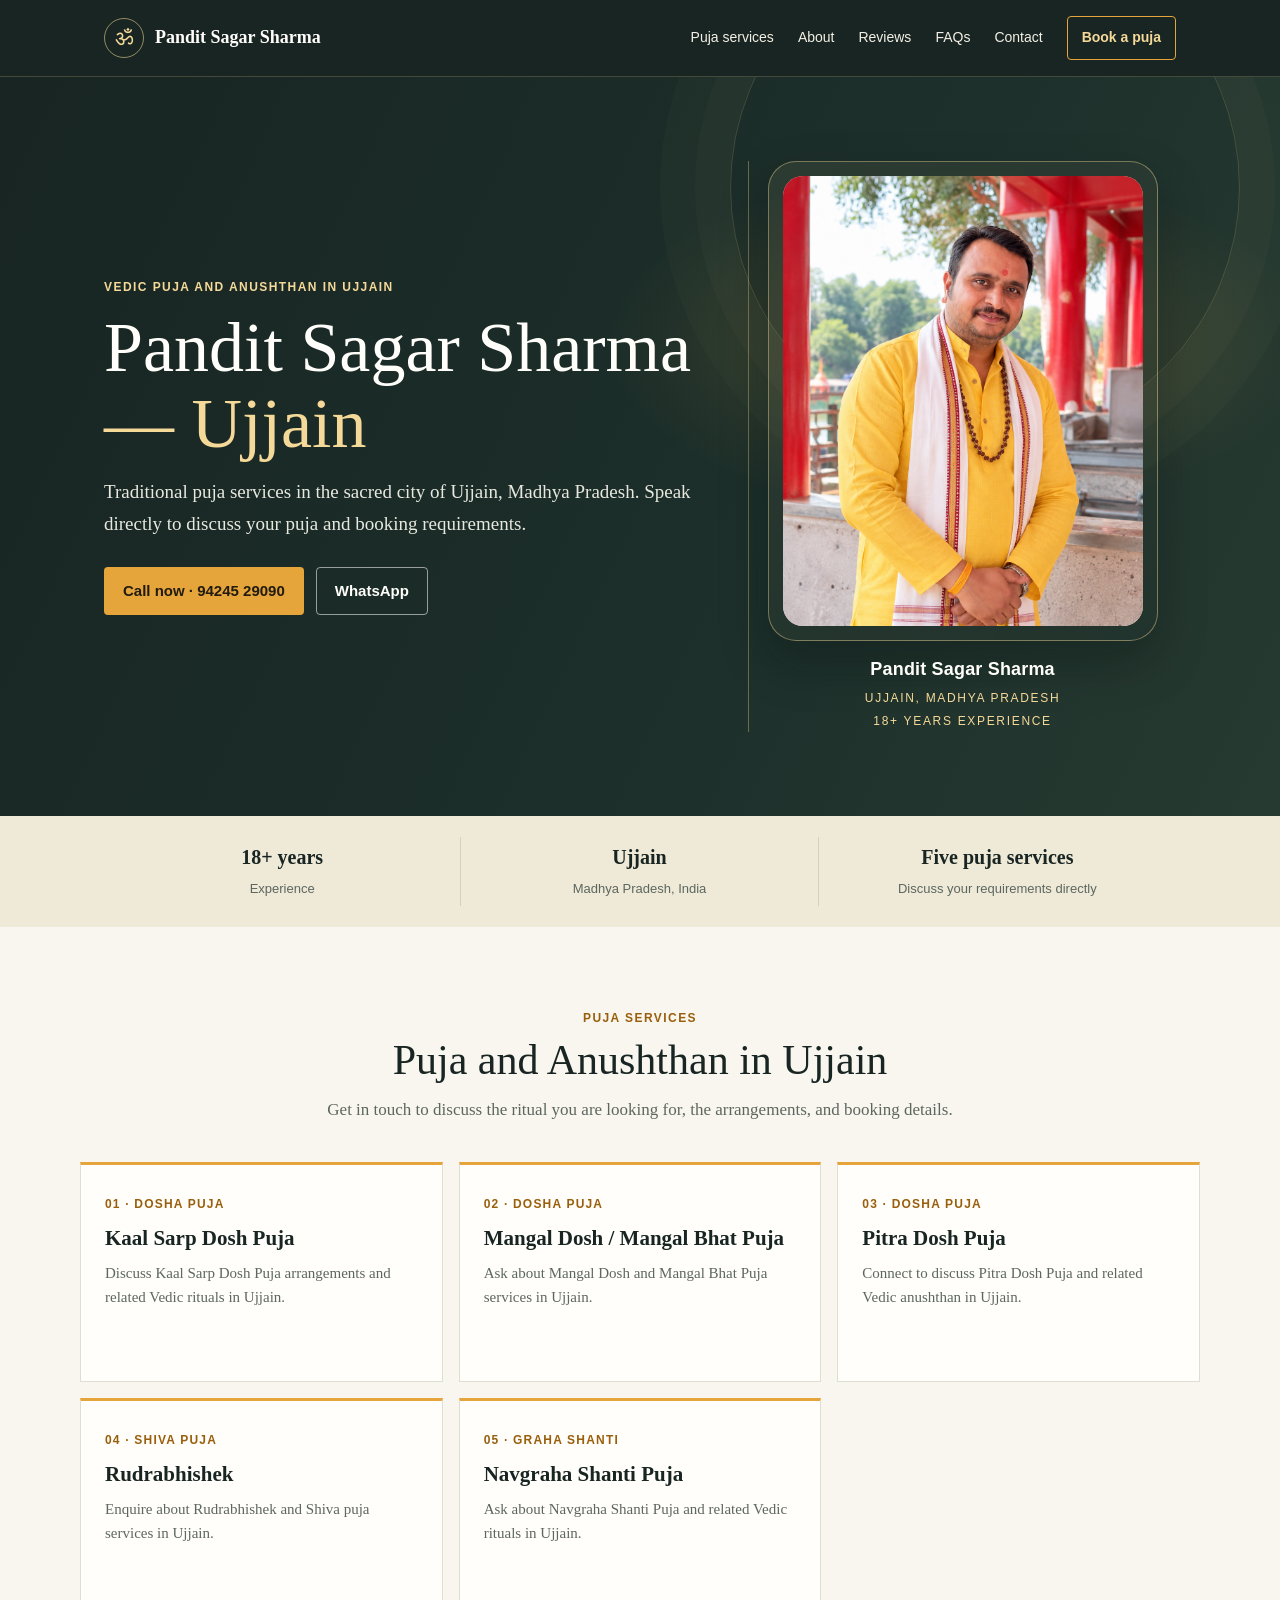
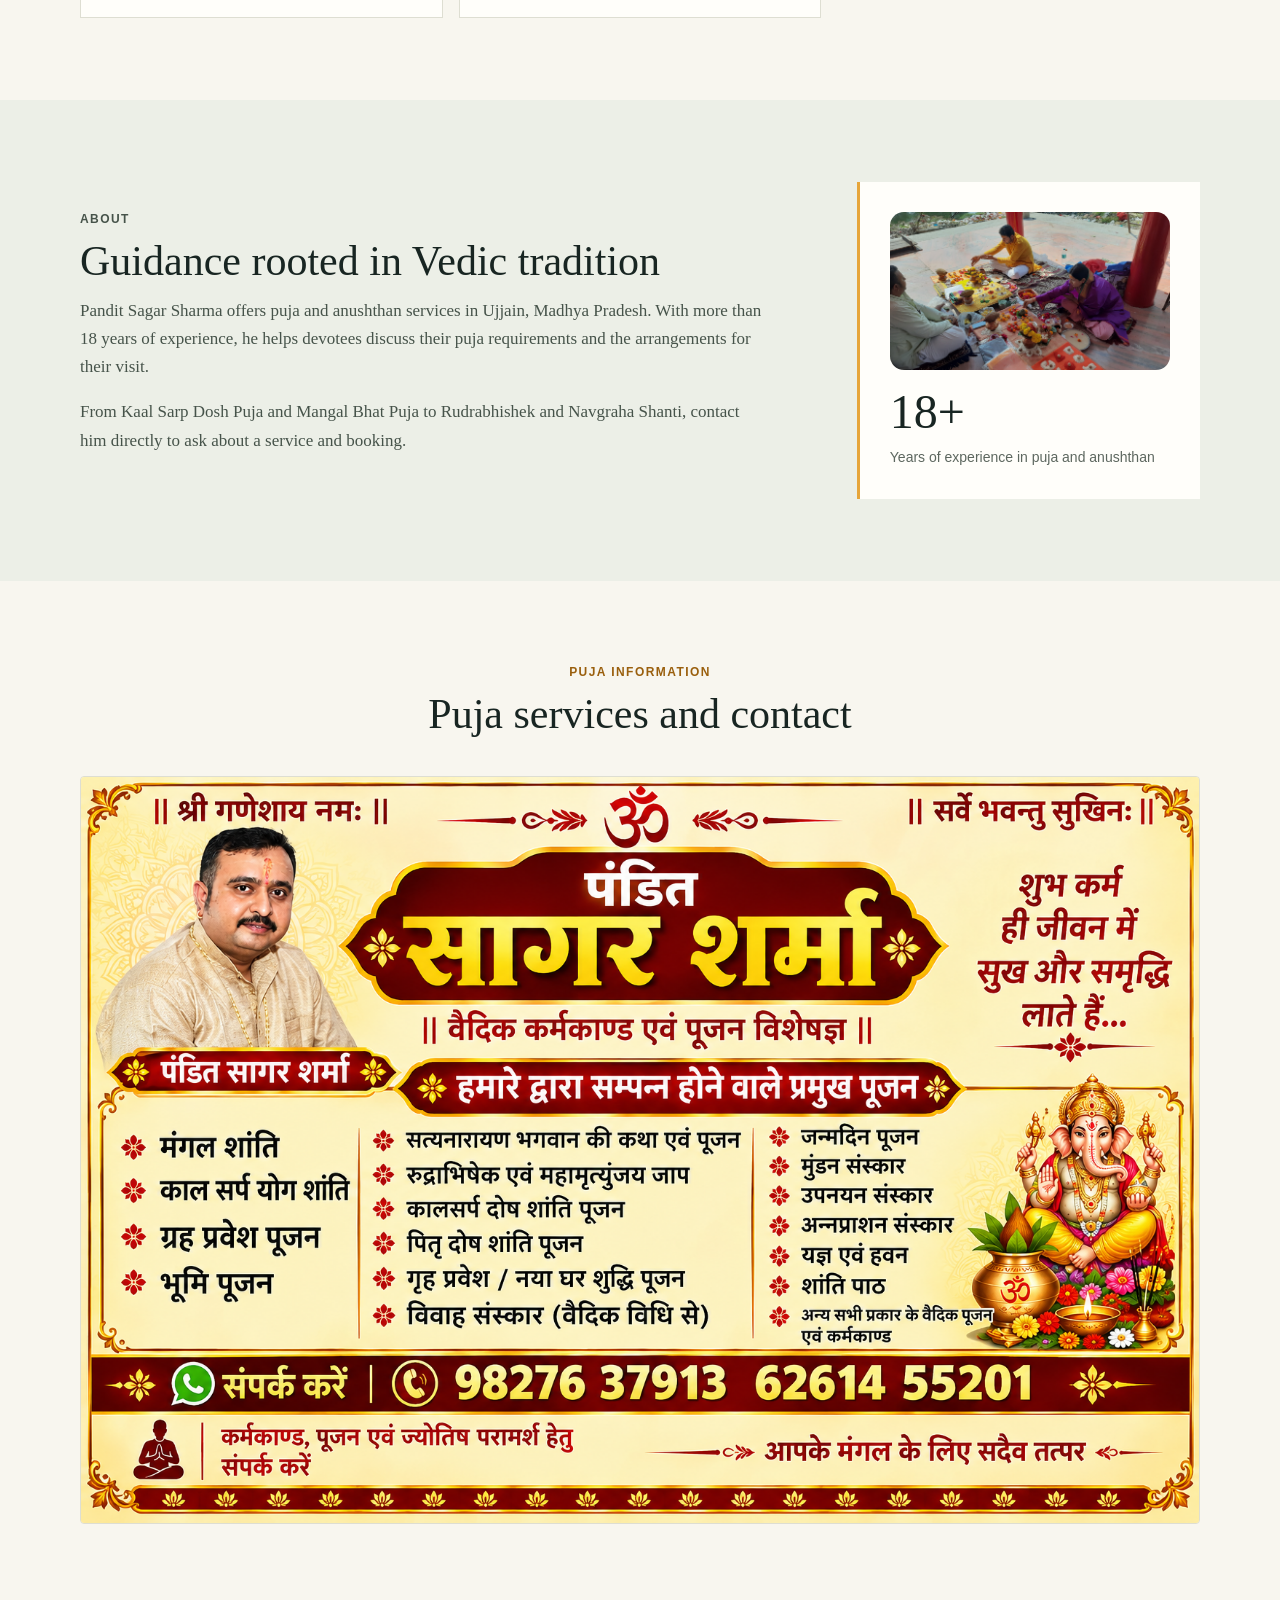
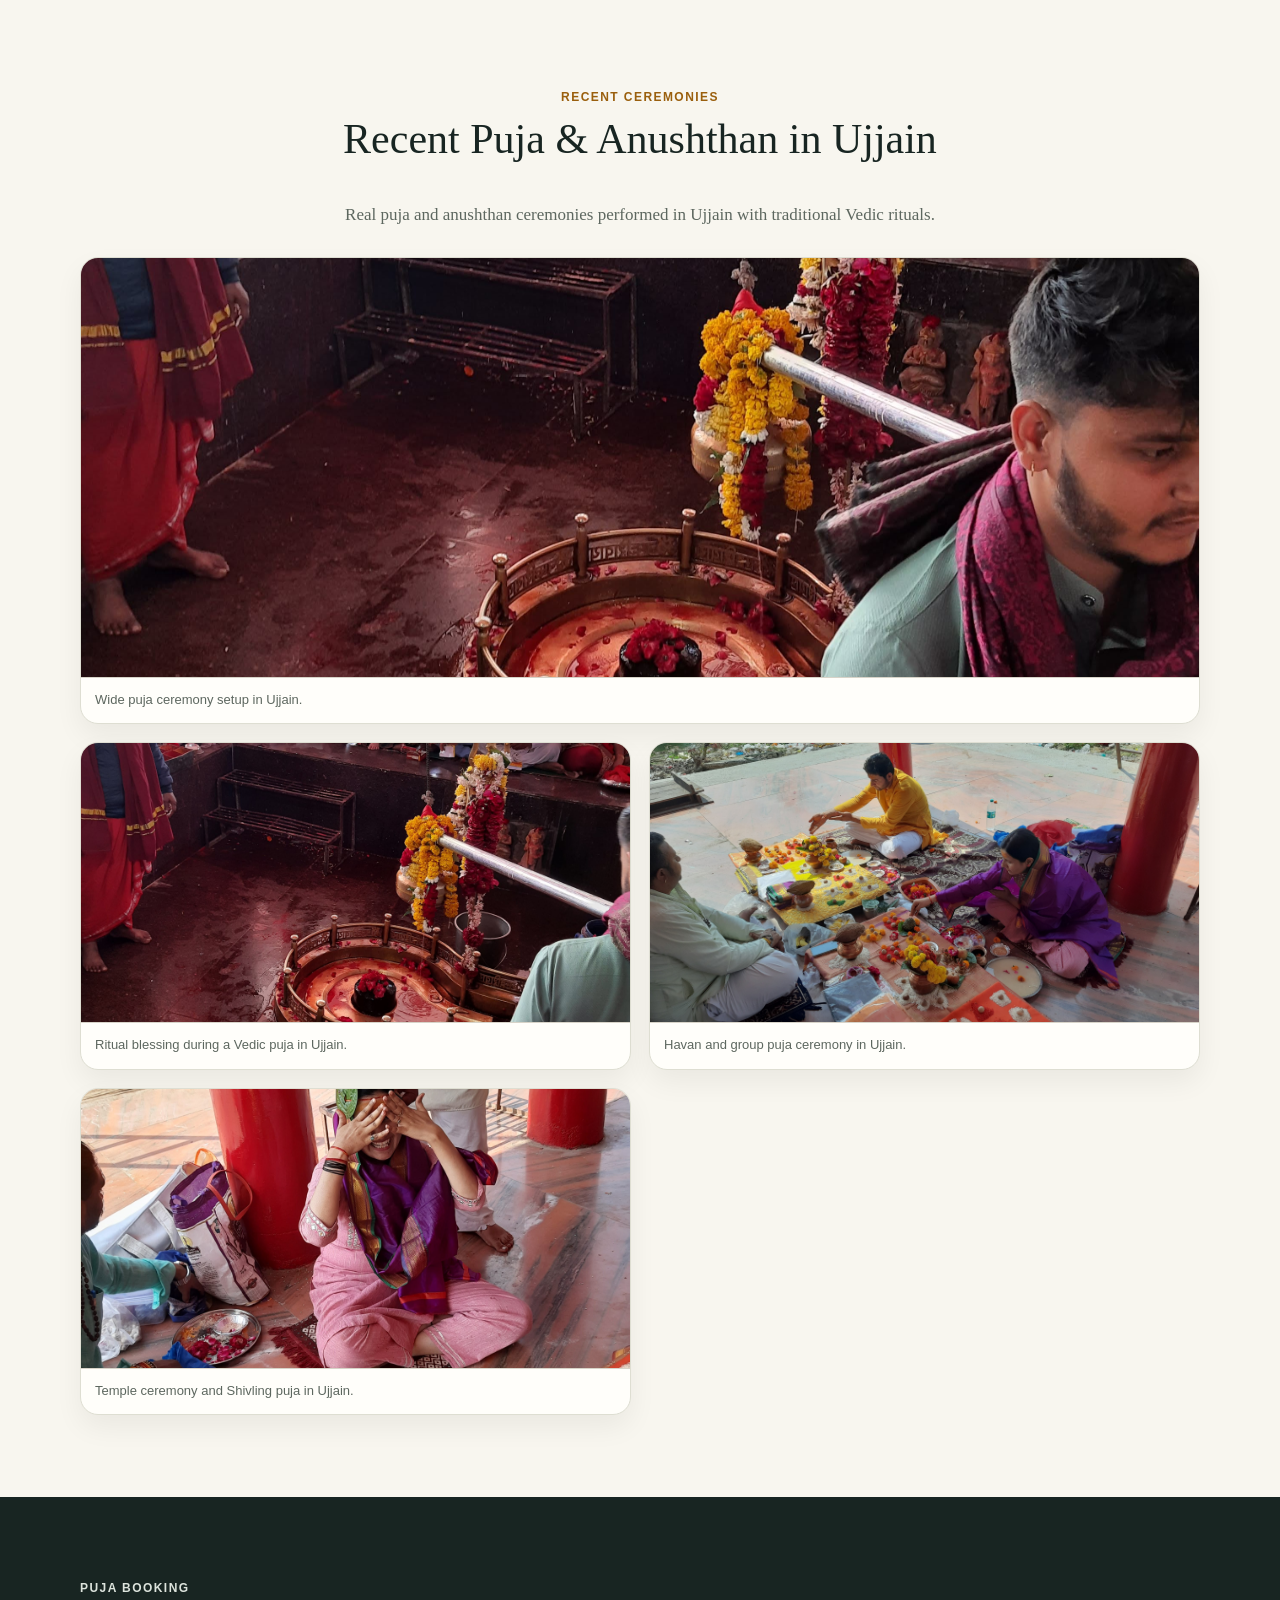
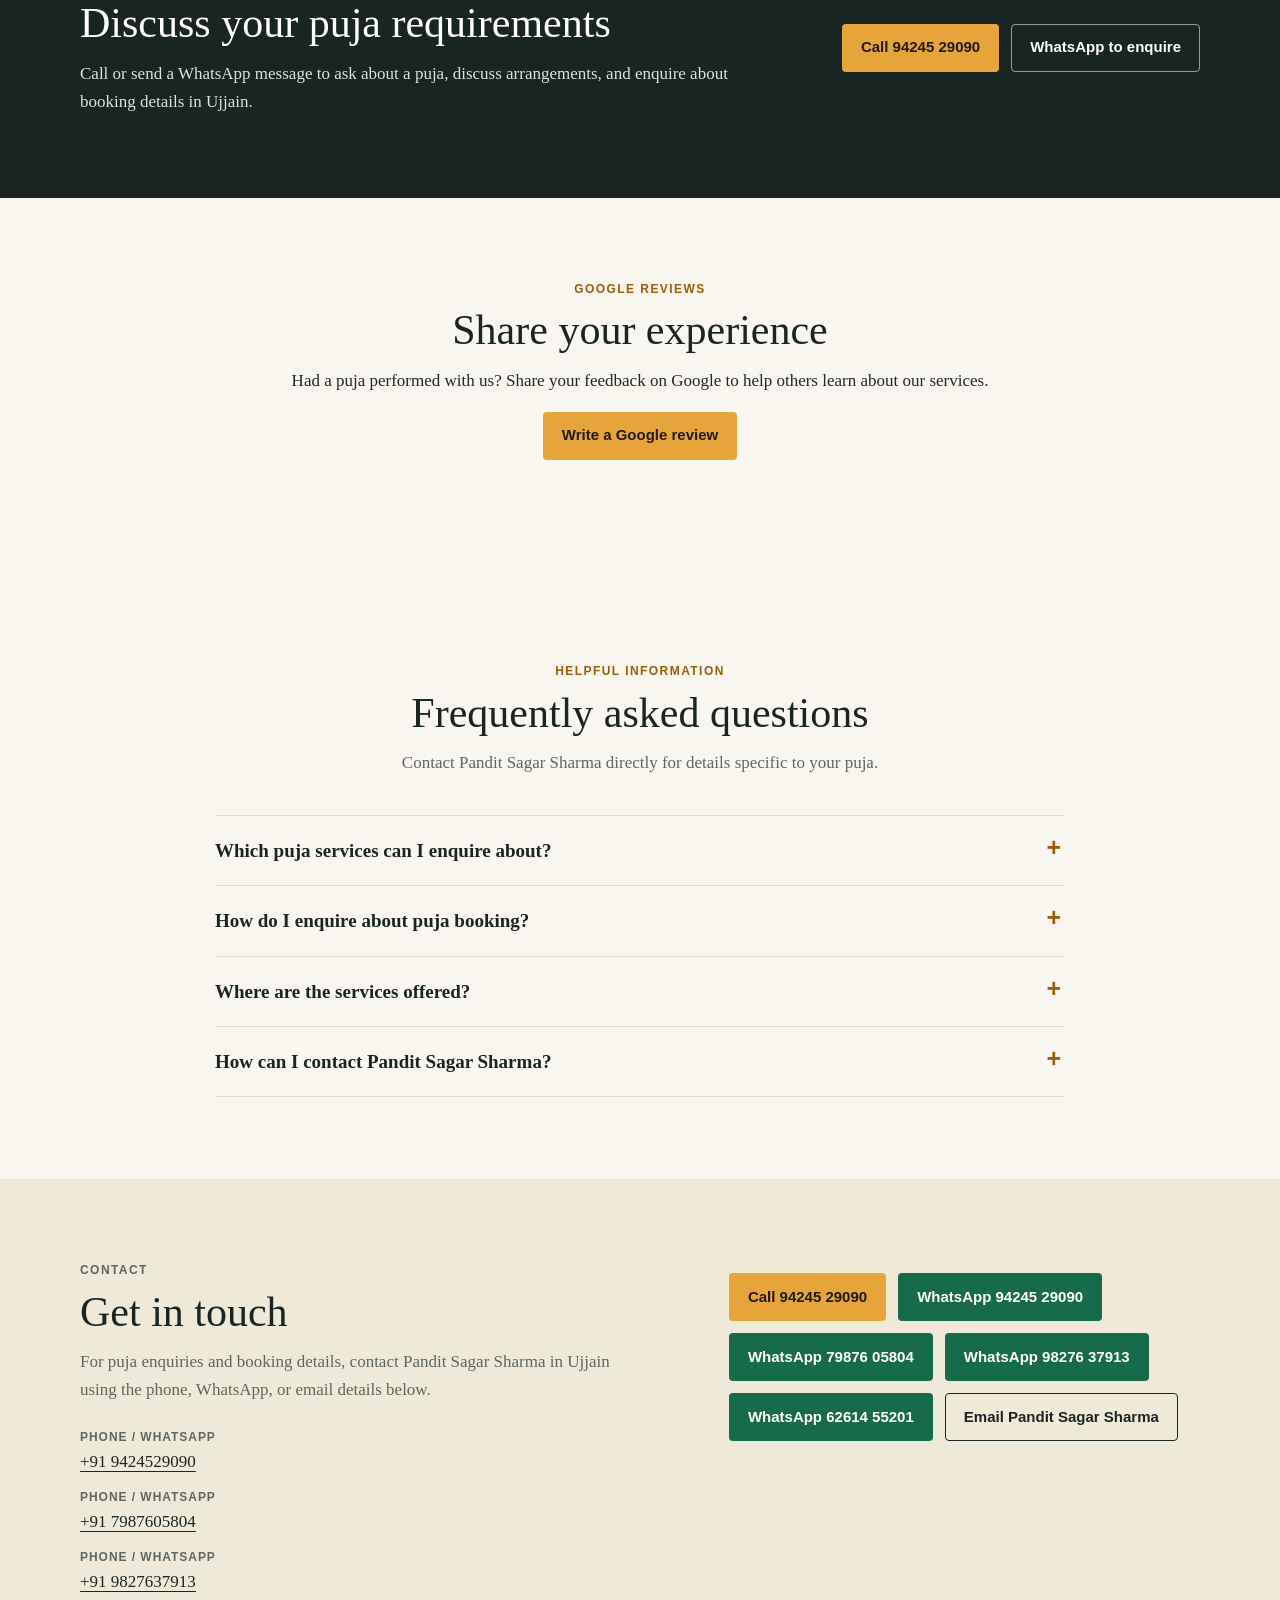
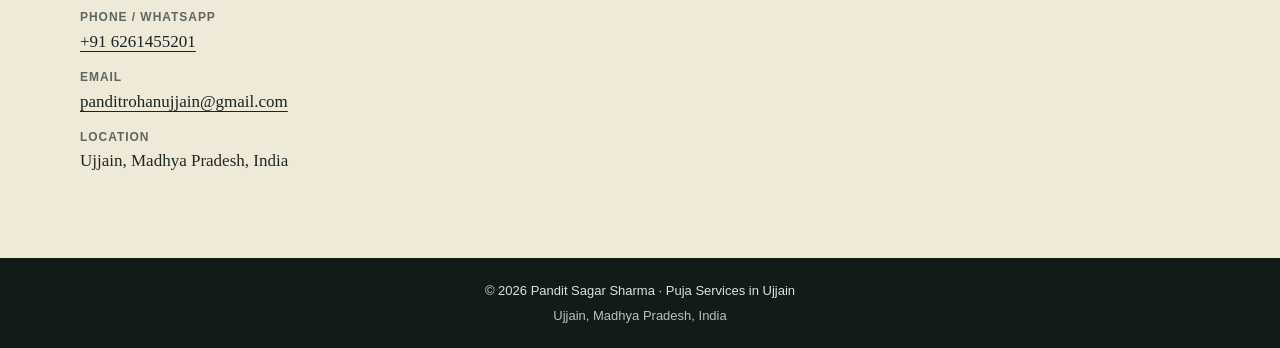
<file: index.html>
<!doctype html>
<html lang="en">
<head>
  <meta charset="utf-8">
  <meta name="viewport" content="width=device-width, initial-scale=1">
  <meta name="theme-color" content="#182522">
  <meta name="description" content="Contact Pandit Sagar Sharma in Ujjain for Kaal Sarp Dosh, Mangal Bhat, Pitra Dosh, Rudrabhishek and Navgraha Shanti puja. 18+ years of experience.">
  <meta name="robots" content="index, follow">
  <link rel="canonical" href="https://panditrohanujjain-tech.github.io/">
  <meta property="og:type" content="website">
  <meta property="og:locale" content="en_IN">
  <meta property="og:title" content="Pandit Sagar Sharma | Kaal Sarp Puja | Mangal Bhat Puja | Rudrabhishek">
  <meta property="og:description" content="Vedic puja and anushthan services in Ujjain, Madhya Pradesh. Contact Pandit Sagar Sharma, with 18+ years of experience, to discuss puja booking.">
  <meta property="og:url" content="https://panditrohanujjain-tech.github.io/">
  <meta name="twitter:card" content="summary">
  <title>Pandit Sagar Sharma | Kaal Sarp Puja | Mangal Bhat Puja | Rudrabhishek</title>
  <script type="application/ld+json">
  {
    "@context": "https://schema.org",
    "@type": "LocalBusiness",
    "name": "Pandit Sagar Sharma",
    "url": "https://panditrohanujjain-tech.github.io/",
    "email": "panditrohanujjain@gmail.com",
    "telephone": ["+91 9424529090", "+91 7987605804", "+91 9827637913", "+91 6261455201"],
    "address": {
      "@type": "PostalAddress",
      "addressLocality": "Ujjain",
      "addressRegion": "Madhya Pradesh",
      "addressCountry": "IN"
    },
    "areaServed": {
      "@type": "City",
      "name": "Ujjain"
    },
    "description": "Puja and anushthan services in Ujjain, including Kaal Sarp Dosh Puja, Mangal Dosh and Mangal Bhat Puja, Pitra Dosh Puja, Rudrabhishek and Navgraha Shanti Puja. 18+ years of experience."
  }
  </script>
  <link rel="stylesheet" href="styles.css">
  <style>
    :root {
      color-scheme: light;
      --ink: #202923;
      --muted: #5d675f;
      --paper: #f8f6ef;
      --white: #fffefa;
      --forest: #182522;
      --forest-soft: #263832;
      --saffron: #e6a53b;
      --saffron-light: #f5d999;
      --line: #deded2;
      --green: #176b4b;
      --content: 1120px;
      font-synthesis: none;
      text-rendering: optimizeLegibility;
    }

    *,
    *::before,
    *::after {
      box-sizing: border-box;
    }

    html {
      scroll-behavior: smooth;
      scroll-padding-top: 84px;
    }

    body {
      margin: 0;
      background: var(--paper);
      color: var(--ink);
      font-family: Georgia, "Times New Roman", serif;
      font-size: 17px;
      line-height: 1.65;
    }

    a {
      color: inherit;
    }

    a:focus-visible,
    summary:focus-visible {
      outline: 3px solid var(--saffron);
      outline-offset: 4px;
      border-radius: 3px;
    }

    .skip-link {
      position: absolute;
      top: 8px;
      left: 8px;
      z-index: 20;
      padding: 10px 14px;
      transform: translateY(-150%);
      background: var(--white);
      color: var(--forest);
      font-family: Arial, sans-serif;
      font-weight: 700;
    }

    .skip-link:focus {
      transform: translateY(0);
    }

    .site-header {
      position: sticky;
      top: 0;
      z-index: 10;
      border-bottom: 1px solid rgba(245, 217, 153, 0.2);
      background: var(--forest);
      color: var(--white);
    }

    .header-inner {
      display: flex;
      min-height: 76px;
      max-width: var(--content);
      align-items: center;
      justify-content: space-between;
      gap: 24px;
      margin: 0 auto;
      padding: 12px 24px;
    }

    .brand {
      display: inline-flex;
      align-items: center;
      gap: 11px;
      color: var(--white);
      font-size: 18px;
      font-weight: 700;
      line-height: 1.2;
      text-decoration: none;
    }

    .brand-mark {
      display: grid;
      width: 40px;
      height: 40px;
      flex: 0 0 40px;
      place-items: center;
      border: 1px solid rgba(245, 217, 153, 0.56);
      border-radius: 50%;
      color: var(--saffron-light);
      font-size: 22px;
    }

    .nav-links {
      display: flex;
      align-items: center;
      justify-content: flex-end;
      gap: 24px;
      font-family: Arial, sans-serif;
      font-size: 14px;
    }

    .nav-links a {
      color: #f4f0e5;
      text-decoration: none;
    }

    .nav-links a:hover {
      color: var(--saffron-light);
    }

    .nav-cta {
      padding: 9px 14px;
      border: 1px solid var(--saffron);
      border-radius: 4px;
      color: var(--saffron-light) !important;
      font-weight: 700;
    }

    .hero {
      position: relative;
      overflow: hidden;
      isolation: isolate;
      background:
        radial-gradient(ellipse at 75% 36%, rgba(230, 165, 59, 0.18), transparent 26%),
        linear-gradient(115deg, var(--forest) 0%, #1d302b 62%, #273a31 100%);
      color: var(--white);
    }

    .hero::after {
      position: absolute;
      z-index: -1;
      top: -145px;
      right: max(-70px, calc((100vw - 1200px) / 2));
      width: 510px;
      height: 510px;
      border: 1px solid rgba(245, 217, 153, 0.17);
      border-radius: 50%;
      box-shadow: 0 0 0 35px rgba(245, 217, 153, 0.025), 0 0 0 70px rgba(245, 217, 153, 0.02);
      content: "";
      pointer-events: none;
    }

    .hero-inner {
      display: grid;
      min-height: 545px;
      max-width: var(--content);
      align-items: center;
      grid-template-columns: minmax(0, 1fr) minmax(260px, 0.72fr);
      gap: 50px;
      margin: 0 auto;
      padding: 84px 24px;
    }

    .profile-visual {
      display: grid;
      justify-items: center;
      gap: 14px;
    }

    .profile-frame {
      width: min(100%, 390px);
      padding: 14px;
      border: 1px solid rgba(245, 217, 153, 0.42);
      border-radius: 28px;
      background: linear-gradient(135deg, rgba(245, 217, 153, 0.08), rgba(24, 37, 34, 0.15));
      box-shadow: 0 22px 48px rgba(5, 10, 9, 0.28);
    }

    .profile-image {
      display: block;
      width: 100%;
      max-width: 100%;
      height: auto;
      aspect-ratio: 4 / 5;
      object-fit: cover;
      object-position: center top;
      border-radius: 20px;
      background: #d9d2bf;
    }

    .profile-meta {
      display: grid;
      gap: 4px;
      text-align: center;
      color: #efe6d1;
      font-family: Arial, sans-serif;
    }

    .profile-meta strong {
      color: var(--white);
      font-size: 18px;
      letter-spacing: 0.01em;
    }

    .profile-meta span {
      color: var(--saffron-light);
      font-size: 12px;
      letter-spacing: 0.14em;
      text-transform: uppercase;
    }

    .eyebrow {
      margin: 0 0 12px;
      color: var(--saffron-light);
      font-family: Arial, sans-serif;
      font-size: 12px;
      font-weight: 700;
      letter-spacing: 0.12em;
      text-transform: uppercase;
    }

    h1,
    h2,
    h3,
    p {
      margin-top: 0;
    }

    h1 {
      max-width: 730px;
      margin-bottom: 15px;
      font-size: clamp(42px, 6vw, 70px);
      font-weight: 500;
      letter-spacing: 0;
      line-height: 1.08;
    }

    .hero h1 span {
      color: var(--saffron-light);
    }

    .hero-lede {
      max-width: 650px;
      margin-bottom: 28px;
      color: #e7e8df;
      font-size: 19px;
    }

    .hero-actions,
    .booking-actions,
    .contact-actions {
      display: flex;
      flex-wrap: wrap;
      gap: 12px;
    }

    .button {
      display: inline-flex;
      min-height: 48px;
      align-items: center;
      justify-content: center;
      gap: 9px;
      padding: 11px 18px;
      border: 1px solid transparent;
      border-radius: 4px;
      font-family: Arial, sans-serif;
      font-size: 15px;
      font-weight: 700;
      line-height: 1.25;
      text-align: center;
      text-decoration: none;
      transition: background-color 160ms ease, color 160ms ease, transform 160ms ease;
    }

    .button:hover {
      transform: translateY(-2px);
    }

    .button-primary {
      background: var(--saffron);
      color: #211b10;
    }

    .button-primary:hover {
      background: var(--saffron-light);
    }

    .button-outline {
      border-color: rgba(255, 254, 250, 0.55);
      color: var(--white);
    }

    .button-outline:hover {
      background: rgba(255, 255, 255, 0.1);
    }

    .button-whatsapp {
      background: #176b4b;
      color: #fff;
    }

    .button-whatsapp:hover {
      background: #0f583d;
    }

    .hero-aside {
      position: relative;
      display: grid;
      min-height: 270px;
      align-content: center;
      justify-items: center;
      border-left: 1px solid rgba(245, 217, 153, 0.35);
      color: var(--saffron-light);
      text-align: center;
    }

    .hero-symbol {
      display: grid;
      width: 174px;
      height: 174px;
      place-items: center;
      border: 1px solid rgba(245, 217, 153, 0.42);
      border-radius: 50%;
      box-shadow: 0 0 0 14px rgba(245, 217, 153, 0.045), inset 0 0 42px rgba(230, 165, 59, 0.1);
      font-size: 62px;
    }

    .hero-aside p {
      margin: 24px 0 0;
      color: #e7e8df;
      font-family: Arial, sans-serif;
      font-size: 13px;
      letter-spacing: 0.04em;
    }

    .trust-strip {
      background: #efe9d8;
    }

    .trust-inner {
      display: grid;
      max-width: var(--content);
      grid-template-columns: repeat(3, 1fr);
      margin: 0 auto;
      padding: 21px 24px;
    }

    .trust-item {
      padding: 4px 16px;
      border-right: 1px solid #d8d0bb;
      font-family: Arial, sans-serif;
      text-align: center;
    }

    .trust-item:last-child {
      border-right: 0;
    }

    .trust-item strong {
      display: block;
      color: var(--forest);
      font-family: Georgia, "Times New Roman", serif;
      font-size: 20px;
    }

    .trust-item span {
      color: var(--muted);
      font-size: 13px;
    }

    .section {
      padding: 82px 24px;
    }

    .section-inner {
      max-width: var(--content);
      margin: 0 auto;
    }

    .section-heading {
      max-width: 720px;
      margin: 0 auto 38px;
      text-align: center;
    }

    .section-kicker {
      margin-bottom: 7px;
      color: #9a5f0d;
      font-family: Arial, sans-serif;
      font-size: 12px;
      font-weight: 700;
      letter-spacing: 0.12em;
      text-transform: uppercase;
    }

    .section-heading h2,
    .about-copy h2,
    .booking-copy h2,
    .contact-copy h2 {
      margin-bottom: 12px;
      color: var(--forest);
      font-size: clamp(30px, 4vw, 42px);
      font-weight: 500;
      line-height: 1.15;
    }

    .section-heading > p:last-child {
      margin-bottom: 0;
      color: var(--muted);
    }

    .services-grid {
      display: grid;
      grid-template-columns: repeat(3, minmax(0, 1fr));
      gap: 16px;
    }

    .service-card {
      min-height: 220px;
      padding: 24px;
      border: 1px solid var(--line);
      border-top: 3px solid var(--saffron);
      background: var(--white);
    }

    .service-number {
      display: inline-block;
      margin-bottom: 10px;
      color: #9a5f0d;
      font-family: Arial, sans-serif;
      font-size: 12px;
      font-weight: 700;
      letter-spacing: 0.1em;
    }

    .service-card h3 {
      margin-bottom: 8px;
      color: var(--forest);
      font-size: 21px;
      font-weight: 600;
      line-height: 1.3;
    }

    .service-card p {
      margin-bottom: 0;
      color: var(--muted);
      font-size: 15px;
    }

    .about-section {
      background: #ecefe7;
    }

    .about-layout {
      display: grid;
      grid-template-columns: minmax(0, 1.35fr) minmax(240px, 0.65fr);
      align-items: center;
      gap: 64px;
    }

    .about-copy .section-kicker {
      text-align: left;
    }

    .about-copy p {
      max-width: 690px;
      color: #46534a;
    }

    .experience-panel {
      padding: 30px;
      border-left: 3px solid var(--saffron);
      background: var(--white);
    }

    .experience-panel strong {
      display: block;
      color: var(--forest);
      font-size: 48px;
      font-weight: 500;
      line-height: 1;
    }

    .experience-panel span {
      display: block;
      margin-top: 10px;
      color: var(--muted);
      font-family: Arial, sans-serif;
      font-size: 14px;
    }

    .booking-section {
      background: var(--forest);
      color: var(--white);
    }

    .booking-layout {
      display: grid;
      grid-template-columns: minmax(0, 1fr) auto;
      align-items: center;
      gap: 40px;
    }

    .booking-copy h2 {
      color: var(--white);
    }

    .booking-copy p {
      max-width: 670px;
      margin-bottom: 0;
      color: #dce3dc;
    }

    .booking-actions {
      justify-content: flex-end;
    }

    .faq-list {
      max-width: 850px;
      margin: 0 auto;
      border-top: 1px solid var(--line);
    }

    .faq-list details {
      border-bottom: 1px solid var(--line);
    }

    .faq-list summary {
      position: relative;
      padding: 19px 36px 19px 0;
      color: var(--forest);
      cursor: pointer;
      font-size: 19px;
      font-weight: 600;
      list-style: none;
    }

    .faq-list summary::-webkit-details-marker {
      display: none;
    }

    .faq-list summary::after {
      position: absolute;
      right: 4px;
      color: #9a5f0d;
      content: "+";
      font-family: Arial, sans-serif;
      font-size: 25px;
      line-height: 1;
    }

    .faq-list details[open] summary::after {
      content: "−";
    }

    .faq-list details p {
      max-width: 760px;
      margin: -3px 0 20px;
      color: var(--muted);
      font-size: 16px;
    }

    .contact-section {
      background: #efe9d8;
    }

    .contact-layout {
      display: grid;
      grid-template-columns: minmax(0, 1fr) minmax(300px, 0.8fr);
      gap: 60px;
    }

    .contact-copy > p {
      max-width: 560px;
      color: var(--muted);
    }

    .contact-details {
      display: grid;
      gap: 12px;
      margin: 24px 0 0;
      padding: 0;
      list-style: none;
    }

    .contact-details a {
      color: var(--forest);
      text-decoration-thickness: 1px;
      text-underline-offset: 4px;
    }

    .contact-label {
      display: block;
      color: var(--muted);
      font-family: Arial, sans-serif;
      font-size: 12px;
      font-weight: 700;
      letter-spacing: 0.08em;
      text-transform: uppercase;
    }

    .contact-actions {
      align-content: start;
      justify-content: flex-start;
      padding-top: 12px;
    }

    .site-footer {
      padding: 22px 24px;
      background: #111b18;
      color: #dce3dc;
      font-family: Arial, sans-serif;
      font-size: 13px;
      text-align: center;
    }

    .site-footer p {
      margin: 0;
    }

    .site-footer p + p {
      margin-top: 4px;
      color: #b8c4bc;
    }

    @media (max-width: 820px) {
      .header-inner {
        flex-wrap: wrap;
        justify-content: center;
        gap: 10px 22px;
      }

      .nav-links {
        flex-wrap: wrap;
        justify-content: center;
        gap: 10px 18px;
      }

      .hero-inner {
        min-height: auto;
        grid-template-columns: 1fr;
        gap: 42px;
        padding-top: 70px;
        padding-bottom: 60px;
      }

      .hero-aside {
        min-height: 0;
        border-top: 1px solid rgba(245, 217, 153, 0.35);
        border-left: 0;
        padding-top: 34px;
      }

      .profile-frame {
        width: min(100%, 320px);
        padding: 10px;
      }

      .profile-meta strong {
        font-size: 16px;
      }

      .profile-meta span {
        font-size: 11px;
        letter-spacing: 0.12em;
      }

      .hero-symbol {
        width: 130px;
        height: 130px;
        font-size: 48px;
      }

      .hero-aside p {
        margin-top: 18px;
      }

      .services-grid {
        grid-template-columns: repeat(2, minmax(0, 1fr));
      }

      .about-layout,
      .contact-layout {
        gap: 34px;
      }

      .booking-layout {
        grid-template-columns: 1fr;
      }

      .booking-actions {
        justify-content: flex-start;
      }
    }

    @media (max-width: 560px) {
      body {
        font-size: 16px;
      }

      .header-inner {
        padding: 10px 16px;
      }

      .brand {
        font-size: 16px;
      }

      .nav-links {
        gap: 8px 14px;
        font-size: 13px;
      }

      .nav-cta {
        padding: 7px 10px;
      }

      .hero-inner {
        padding: 56px 20px 46px;
      }

      .profile-frame {
        width: min(100%, 280px);
        padding: 8px;
      }

      .profile-meta {
        gap: 3px;
      }

      .hero-lede {
        font-size: 17px;
      }

      .hero-actions,
      .booking-actions,
      .contact-actions {
        display: grid;
        grid-template-columns: 1fr;
      }

      .button {
        width: 100%;
      }

      .trust-inner {
        grid-template-columns: 1fr;
        gap: 12px;
        padding: 18px 20px;
      }

      .trust-item {
        padding: 0 0 12px;
        border-right: 0;
        border-bottom: 1px solid #d8d0bb;
      }

      .trust-item:last-child {
        padding-bottom: 0;
        border-bottom: 0;
      }

      .section {
        padding: 62px 20px;
      }

      .services-grid,
      .about-layout,
      .contact-layout {
        grid-template-columns: 1fr;
      }

      .service-card {
        min-height: auto;
      }

      .experience-panel {
        padding: 24px;
      }

      .contact-layout {
        gap: 20px;
      }
    }

    @media (prefers-reduced-motion: reduce) {
      html {
        scroll-behavior: auto;
      }

      *,
      *::before,
      *::after {
        scroll-behavior: auto !important;
        transition-duration: 0.01ms !important;
      }
    }
  </style>
</head>
<body>
  <a class="skip-link" href="#main">Skip to main content</a>

  <header class="site-header">
    <div class="header-inner">
      <a class="brand" href="#home" aria-label="Pandit Sagar Sharma, home">
        <span class="brand-mark" aria-hidden="true">ॐ</span>
        <span>Pandit Sagar Sharma</span>
      </a>
      <nav class="nav-links" aria-label="Main navigation">
        <a href="#services">Puja services</a>
        <a href="#about">About</a>
        <a href="#reviews">Reviews</a>
        <a href="#faq">FAQs</a>
        <a href="#contact">Contact</a>
        <a class="nav-cta" href="#booking">Book a puja</a>
      </nav>
    </div>
  </header>

  <main id="main">
    <section class="hero" id="home" aria-labelledby="hero-title">
      <div class="hero-inner">
        <div>
          <p class="eyebrow">Vedic puja and anushthan in Ujjain</p>
          <h1 id="hero-title">Pandit Sagar Sharma <span>— Ujjain</span></h1>
          <p class="hero-lede">Traditional puja services in the sacred city of Ujjain, Madhya Pradesh. Speak directly to discuss your puja and booking requirements.</p>
          <div class="hero-actions">
            <a class="button button-primary" href="tel:+919424529090">Call now · 94245 29090</a>
            <a class="button button-outline" href="https://wa.me/919424529090" target="_blank" rel="noopener noreferrer" aria-label="Message Pandit Sagar Sharma on WhatsApp at 94245 29090">WhatsApp</a>
          </div>
        </div>
        <div class="hero-aside" aria-label="Pandit Sagar Sharma in Ujjain">
          <div class="profile-visual">
            <div class="profile-frame">
              <img class="profile-image" src="profile-main.png" alt="Pandit Sagar Sharma in Ujjain - Vedic Puja and Anushthan Services">
            </div>
            <div class="profile-meta">
              <strong>Pandit Sagar Sharma</strong>
              <span>Ujjain, Madhya Pradesh</span>
              <span>18+ Years Experience</span>
            </div>
          </div>
        </div>
      </div>
    </section>

    <aside class="trust-strip" aria-label="Business information">
      <div class="trust-inner">
        <div class="trust-item"><strong>18+ years</strong><span>Experience</span></div>
        <div class="trust-item"><strong>Ujjain</strong><span>Madhya Pradesh, India</span></div>
        <div class="trust-item"><strong>Five puja services</strong><span>Discuss your requirements directly</span></div>
      </div>
    </aside>

    <section class="section" id="services" aria-labelledby="services-title">
      <div class="section-inner">
        <div class="section-heading">
          <p class="section-kicker">Puja services</p>
          <h2 id="services-title">Puja and Anushthan in Ujjain</h2>
          <p>Get in touch to discuss the ritual you are looking for, the arrangements, and booking details.</p>
        </div>
        <div class="services-grid">
          <article class="service-card">
            <span class="service-number">01 · DOSHA PUJA</span>
            <h3><a href="kaal-sarp-dosh-puja-ujjain.html">Kaal Sarp Dosh Puja</a></h3>
            <p>Discuss Kaal Sarp Dosh Puja arrangements and related Vedic rituals in Ujjain.</p>
          </article>
          <article class="service-card">
            <span class="service-number">02 · DOSHA PUJA</span>
            <h3><a href="mangal-dosh-puja-ujjain.html">Mangal Dosh / Mangal Bhat Puja</a></h3>
            <p>Ask about Mangal Dosh and Mangal Bhat Puja services in Ujjain.</p>
          </article>
          <article class="service-card">
            <span class="service-number">03 · DOSHA PUJA</span>
            <h3><a href="pitra-dosh-puja-ujjain.html">Pitra Dosh Puja</a></h3>
            <p>Connect to discuss Pitra Dosh Puja and related Vedic anushthan in Ujjain.</p>
          </article>
          <article class="service-card">
            <span class="service-number">04 · SHIVA PUJA</span>
            <h3><a href="rudrabhishek-ujjain.html">Rudrabhishek</a></h3>
            <p>Enquire about Rudrabhishek and Shiva puja services in Ujjain.</p>
          </article>
          <article class="service-card">
            <span class="service-number">05 · GRAHA SHANTI</span>
            <h3><a href="navgraha-shanti-puja-ujjain.html">Navgraha Shanti Puja</a></h3>
            <p>Ask about Navgraha Shanti Puja and related Vedic rituals in Ujjain.</p>
          </article>
        </div>
      </div>
    </section>

    <section class="section about-section" id="about" aria-labelledby="about-title">
      <div class="section-inner about-layout">
        <div class="about-copy">
          <p class="section-kicker">About</p>
          <h2 id="about-title">Guidance rooted in Vedic tradition</h2>
          <p>Pandit Sagar Sharma offers puja and anushthan services in Ujjain, Madhya Pradesh. With more than 18 years of experience, he helps devotees discuss their puja requirements and the arrangements for their visit.</p>
          <p>From Kaal Sarp Dosh Puja and Mangal Bhat Puja to Rudrabhishek and Navgraha Shanti, contact him directly to ask about a service and booking.</p>
        </div>
        <div class="experience-panel" aria-label="More than 18 years of experience">
          <img src="gallery-havan-1.jpg" alt="Puja ceremony in Ujjain with devotees and Vedic ritual setup" width="800" height="700" loading="lazy" style="display:block;width:100%;height:auto;border-radius:14px;margin-bottom:18px;object-fit:cover;">
          <strong>18+</strong>
          <span>Years of experience in puja and anushthan</span>
        </div>
      </div>
    </section>

    <section class="section" aria-labelledby="service-card-title">
      <div class="section-inner">
        <div class="section-heading">
          <p class="section-kicker">Puja information</p>
          <h2 id="service-card-title">Puja services and contact</h2>
        </div>
        <img src="file_000000001a0c8211a56479f7cd66969d.png" alt="Puja services, 18+ years of experience, and contact numbers for Pandit Sagar Sharma in Ujjain" width="1536" height="1024" loading="lazy" style="display:block;width:100%;height:auto;border:1px solid var(--line);border-radius:4px;">
      </div>
    </section>

    <section class="section gallery-section" aria-labelledby="gallery-title">
      <div class="section-inner">
        <div class="section-heading">
          <p class="section-kicker">Recent ceremonies</p>
          <h2 id="gallery-title">Recent Puja &amp; Anushthan in Ujjain</h2>
        </div>
        <p class="gallery-intro">Real puja and anushthan ceremonies performed in Ujjain with traditional Vedic rituals.</p>
        <div class="photo-gallery">
          <figure class="gallery-item">
            <img src="gallery-wide-1.jpg" alt="Wide puja ceremony setup in Ujjain" width="1200" height="900" loading="lazy">
            <figcaption>Wide puja ceremony setup in Ujjain.</figcaption>
          </figure>
          <figure class="gallery-item">
            <img src="gallery-blessing-1.jpg" alt="Ritual blessing during a Vedic puja in Ujjain" width="1200" height="900" loading="lazy">
            <figcaption>Ritual blessing during a Vedic puja in Ujjain.</figcaption>
          </figure>
          <figure class="gallery-item">
            <img src="gallery-havan-1.jpg" alt="Group puja with Vedic anushthan in Ujjain" width="1200" height="900" loading="lazy">
            <figcaption>Havan and group puja ceremony in Ujjain.</figcaption>
          </figure>
          <figure class="gallery-item">
            <img src="gallery-temple-1.jpg" alt="Temple ceremony and Shivling puja in Ujjain" width="1200" height="900" loading="lazy">
            <figcaption>Temple ceremony and Shivling puja in Ujjain.</figcaption>
          </figure>
        </div>
      </div>
    </section>

    <section class="section booking-section" id="booking" aria-labelledby="booking-title">
      <div class="section-inner booking-layout">
        <div class="booking-copy">
          <p class="eyebrow">Puja booking</p>
          <h2 id="booking-title">Discuss your puja requirements</h2>
          <p>Call or send a WhatsApp message to ask about a puja, discuss arrangements, and enquire about booking details in Ujjain.</p>
        </div>
        <div class="booking-actions">
          <a class="button button-primary" href="tel:+919424529090">Call 94245 29090</a>
          <a class="button button-outline" href="https://wa.me/919424529090" target="_blank" rel="noopener noreferrer">WhatsApp to enquire</a>
        </div>
      </div>
    </section>

    <section class="section" id="reviews" aria-labelledby="reviews-title">
      <div class="section-inner section-heading">
        <p class="section-kicker">Google reviews</p>
        <h2 id="reviews-title">Share your experience</h2>
        <p>Had a puja performed with us? Share your feedback on Google to help others learn about our services.</p>
        <a class="button button-primary" href="https://g.page/r/CbPbLS3_BukSEBM/review" target="_blank" rel="noopener noreferrer">Write a Google review</a>
      </div>
    </section>

    <section class="section" id="faq" aria-labelledby="faq-title">
      <div class="section-inner">
        <div class="section-heading">
          <p class="section-kicker">Helpful information</p>
          <h2 id="faq-title">Frequently asked questions</h2>
          <p>Contact Pandit Sagar Sharma directly for details specific to your puja.</p>
        </div>
        <div class="faq-list">
          <details>
            <summary>Which puja services can I enquire about?</summary>
            <p>You can ask about Kaal Sarp Dosh Puja, Mangal Dosh or Mangal Bhat Puja, Pitra Dosh Puja, Rudrabhishek, and Navgraha Shanti Puja in Ujjain.</p>
          </details>
          <details>
            <summary>How do I enquire about puja booking?</summary>
            <p>Call or WhatsApp either listed number to discuss the puja you have in mind and ask about arrangements and booking details.</p>
          </details>
          <details>
            <summary>Where are the services offered?</summary>
            <p>Pandit Sagar Sharma is based in Ujjain, Madhya Pradesh, India. Contact him directly to discuss your requirements in Ujjain.</p>
          </details>
          <details>
            <summary>How can I contact Pandit Sagar Sharma?</summary>
            <p>Call or WhatsApp +91 9424529090, +91 7987605804, +91 9827637913, or +91 6261455201, or email panditrohanujjain@gmail.com.</p>
          </details>
        </div>
      </div>
    </section>

    <section class="section contact-section" id="contact" aria-labelledby="contact-title">
      <div class="section-inner contact-layout">
        <div class="contact-copy">
          <p class="section-kicker">Contact</p>
          <h2 id="contact-title">Get in touch</h2>
          <p>For puja enquiries and booking details, contact Pandit Sagar Sharma in Ujjain using the phone, WhatsApp, or email details below.</p>
          <ul class="contact-details">
            <li><span class="contact-label">Phone / WhatsApp</span><a href="tel:+919424529090">+91 9424529090</a></li>
            <li><span class="contact-label">Phone / WhatsApp</span><a href="tel:+917987605804">+91 7987605804</a></li>
            <li><span class="contact-label">Phone / WhatsApp</span><a href="tel:+919827637913">+91 9827637913</a></li>
            <li><span class="contact-label">Phone / WhatsApp</span><a href="tel:+916261455201">+91 6261455201</a></li>
            <li><span class="contact-label">Email</span><a href="mailto:panditrohanujjain@gmail.com">panditrohanujjain@gmail.com</a></li>
            <li><span class="contact-label">Location</span>Ujjain, Madhya Pradesh, India</li>
          </ul>
        </div>
        <div class="contact-actions" aria-label="Contact actions">
          <a class="button button-primary" href="tel:+919424529090">Call 94245 29090</a>
          <a class="button button-whatsapp" href="https://wa.me/919424529090" target="_blank" rel="noopener noreferrer">WhatsApp 94245 29090</a>
          <a class="button button-whatsapp" href="https://wa.me/917987605804" target="_blank" rel="noopener noreferrer">WhatsApp 79876 05804</a>
          <a class="button button-whatsapp" href="https://wa.me/919827637913" target="_blank" rel="noopener noreferrer">WhatsApp 98276 37913</a>
          <a class="button button-whatsapp" href="https://wa.me/916261455201" target="_blank" rel="noopener noreferrer">WhatsApp 62614 55201</a>
          <a class="button button-outline" style="border-color: var(--forest); color: var(--forest);" href="mailto:panditrohanujjain@gmail.com">Email Pandit Sagar Sharma</a>
        </div>
      </div>
    </section>
  </main>

  <footer class="site-footer">
    <p>© 2026 Pandit Sagar Sharma · Puja Services in Ujjain</p>
    <p>Ujjain, Madhya Pradesh, India</p>
  </footer>
</body>
</html>
</file>
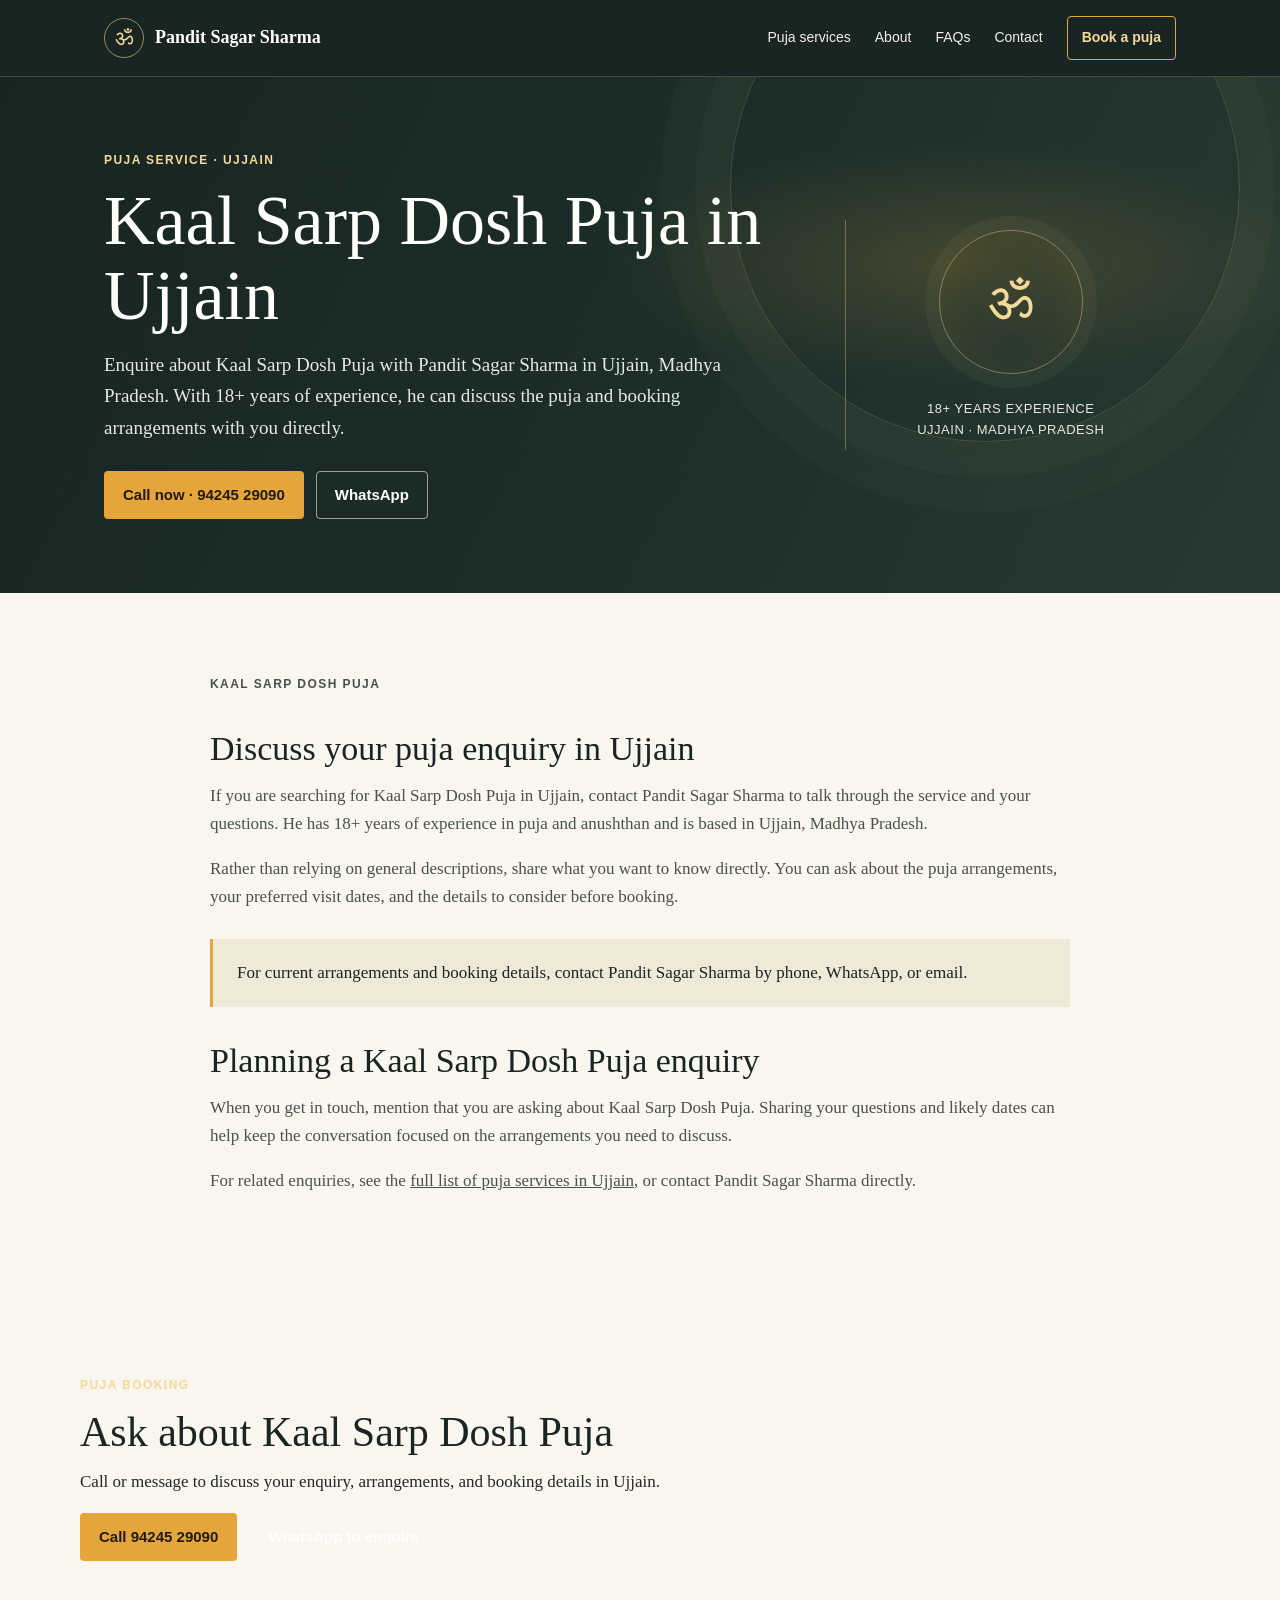
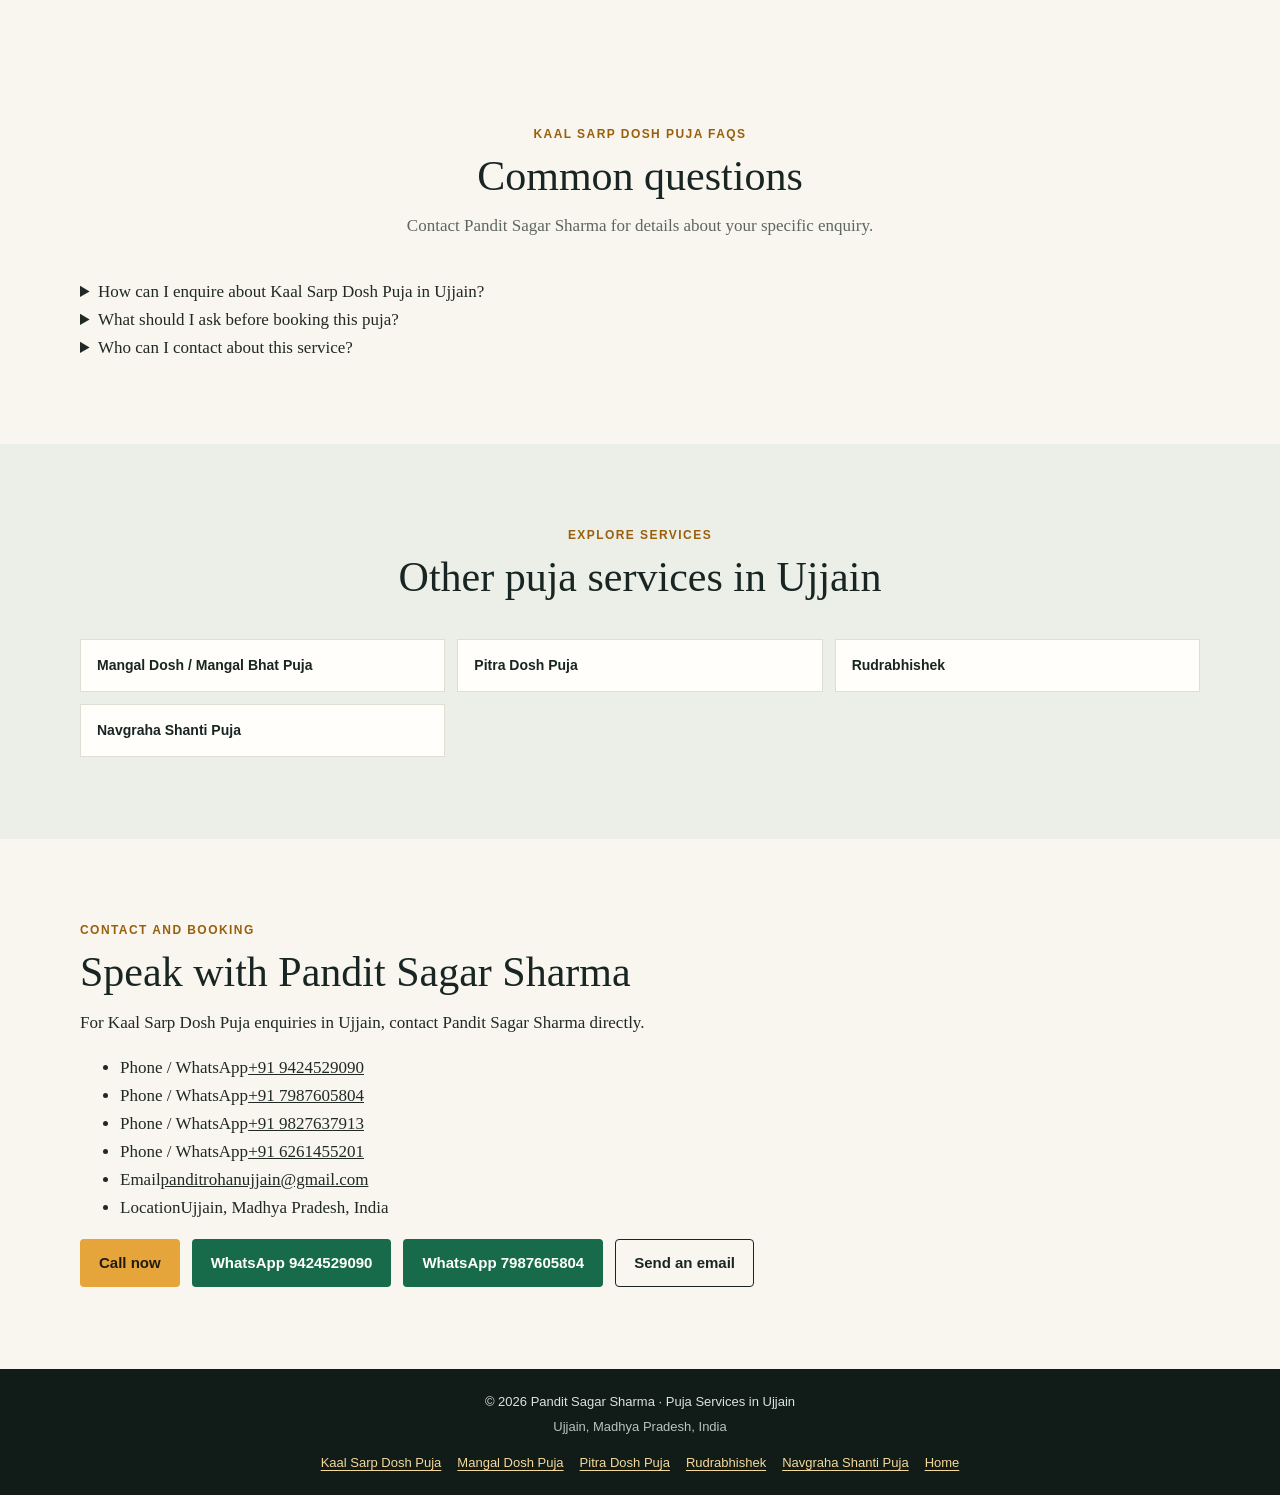
<file: kaal-sarp-dosh-puja-ujjain.html>
<!doctype html>
<html lang="en">
<head>
  <meta charset="utf-8">
  <meta name="viewport" content="width=device-width, initial-scale=1">
  <meta name="theme-color" content="#182522">
  <meta name="description" content="Enquire about Kaal Sarp Dosh Puja in Ujjain with Pandit Sagar Sharma, who has 18+ years of experience. Call or WhatsApp to discuss arrangements.">
  <meta name="robots" content="index, follow">
  <link rel="canonical" href="https://panditrohanujjain-tech.github.io/kaal-sarp-dosh-puja-ujjain.html">
  <meta property="og:type" content="website">
  <meta property="og:locale" content="en_IN">
  <meta property="og:title" content="Kaal Sarp Dosh Puja in Ujjain | Pandit Sagar Sharma">
  <meta property="og:description" content="Learn about Kaal Sarp Dosh Puja enquiries in Ujjain and contact Pandit Sagar Sharma to discuss arrangements and booking details.">
  <meta property="og:url" content="https://panditrohanujjain-tech.github.io/kaal-sarp-dosh-puja-ujjain.html">
  <meta name="twitter:card" content="summary">
  <title>Kaal Sarp Dosh Puja in Ujjain | Pandit Sagar Sharma</title>
  <link rel="stylesheet" href="styles.css">
  <script type="application/ld+json">
  {
    "@context": "https://schema.org",
    "@type": "Service",
    "name": "Kaal Sarp Dosh Puja in Ujjain",
    "serviceType": "Kaal Sarp Dosh Puja",
    "description": "Enquire about Kaal Sarp Dosh Puja in Ujjain with Pandit Sagar Sharma and discuss arrangements and booking details.",
    "url": "https://panditrohanujjain-tech.github.io/kaal-sarp-dosh-puja-ujjain.html",
    "areaServed": { "@type": "City", "name": "Ujjain" },
    "provider": {
      "@type": "LocalBusiness",
      "name": "Pandit Sagar Sharma",
      "url": "https://panditrohanujjain-tech.github.io/",
      "email": "panditrohanujjain@gmail.com",
      "telephone": ["+91 9424529090", "+91 7987605804", "+91 9827637913", "+91 6261455201"],
      "address": {
        "@type": "PostalAddress",
        "addressLocality": "Ujjain",
        "addressRegion": "Madhya Pradesh",
        "addressCountry": "IN"
      }
    }
  }
  </script>
</head>
<body class="service-page">
  <a class="skip-link" href="#main">Skip to main content</a>
  <header class="site-header">
    <div class="header-inner">
      <a class="brand" href="index.html" aria-label="Pandit Sagar Sharma, home"><span class="brand-mark" aria-hidden="true">ॐ</span><span>Pandit Sagar Sharma</span></a>
      <nav class="nav-links" aria-label="Main navigation">
        <a href="index.html#services">Puja services</a>
        <a href="index.html#about">About</a>
        <a href="index.html#faq">FAQs</a>
        <a href="index.html#contact">Contact</a>
        <a class="nav-cta" href="index.html#booking">Book a puja</a>
      </nav>
    </div>
  </header>
  <main id="main">
    <section class="hero service-hero" aria-labelledby="page-title">
      <div class="hero-inner">
        <div>
          <p class="eyebrow">Puja service · Ujjain</p>
          <h1 id="page-title">Kaal Sarp Dosh Puja in Ujjain</h1>
          <p class="hero-lede">Enquire about Kaal Sarp Dosh Puja with Pandit Sagar Sharma in Ujjain, Madhya Pradesh. With 18+ years of experience, he can discuss the puja and booking arrangements with you directly.</p>
          <div class="hero-actions">
            <a class="button button-primary" href="tel:+919424529090">Call now · 94245 29090</a>
            <a class="button button-outline" href="https://wa.me/919424529090" target="_blank" rel="noopener noreferrer">WhatsApp</a>
          </div>
        </div>
        <aside class="hero-aside" aria-label="Experience and location">
          <div class="hero-symbol" aria-hidden="true">ॐ</div>
          <p>18+ YEARS EXPERIENCE<br>UJJAIN · MADHYA PRADESH</p>
        </aside>
      </div>
    </section>
    <section class="section" aria-labelledby="about-service-title">
      <div class="section-inner service-copy">
        <p class="section-kicker">Kaal Sarp Dosh Puja</p>
        <h2 id="about-service-title">Discuss your puja enquiry in Ujjain</h2>
        <p>If you are searching for Kaal Sarp Dosh Puja in Ujjain, contact Pandit Sagar Sharma to talk through the service and your questions. He has 18+ years of experience in puja and anushthan and is based in Ujjain, Madhya Pradesh.</p>
        <p>Rather than relying on general descriptions, share what you want to know directly. You can ask about the puja arrangements, your preferred visit dates, and the details to consider before booking.</p>
        <div class="service-note">For current arrangements and booking details, contact Pandit Sagar Sharma by phone, WhatsApp, or email.</div>
        <h2>Planning a Kaal Sarp Dosh Puja enquiry</h2>
        <p>When you get in touch, mention that you are asking about Kaal Sarp Dosh Puja. Sharing your questions and likely dates can help keep the conversation focused on the arrangements you need to discuss.</p>
        <p>For related enquiries, see the <a href="index.html#services">full list of puja services in Ujjain</a>, or contact Pandit Sagar Sharma directly.</p>
      </div>
    </section>
    <section class="section booking-section" aria-labelledby="booking-title">
      <div class="section-inner booking-layout">
        <div class="booking-copy">
          <p class="eyebrow">Puja booking</p>
          <h2 id="booking-title">Ask about Kaal Sarp Dosh Puja</h2>
          <p>Call or message to discuss your enquiry, arrangements, and booking details in Ujjain.</p>
        </div>
        <div class="booking-actions">
          <a class="button button-primary" href="tel:+919424529090">Call 94245 29090</a>
          <a class="button button-outline" href="https://wa.me/919424529090" target="_blank" rel="noopener noreferrer">WhatsApp to enquire</a>
        </div>
      </div>
    </section>
    <section class="section" id="faq" aria-labelledby="faq-title">
      <div class="section-inner">
        <div class="section-heading"><p class="section-kicker">Kaal Sarp Dosh Puja FAQs</p><h2 id="faq-title">Common questions</h2><p>Contact Pandit Sagar Sharma for details about your specific enquiry.</p></div>
        <div class="faq-list">
          <details><summary>How can I enquire about Kaal Sarp Dosh Puja in Ujjain?</summary><p>Call or WhatsApp Pandit Sagar Sharma at either listed number, or email him with your questions about the puja and booking arrangements.</p></details>
          <details><summary>What should I ask before booking this puja?</summary><p>You can ask about the puja arrangements, dates you are considering, and any details you would like to clarify before booking.</p></details>
          <details><summary>Who can I contact about this service?</summary><p>Pandit Sagar Sharma provides puja and anushthan services in Ujjain and has 18+ years of experience. Use the contact details below to discuss your enquiry directly.</p></details>
        </div>
      </div>
    </section>
    <section class="section related-section" aria-labelledby="related-title">
      <div class="section-inner">
        <div class="section-heading"><p class="section-kicker">Explore services</p><h2 id="related-title">Other puja services in Ujjain</h2></div>
        <nav class="related-links" aria-label="Other puja services">
          <a href="mangal-dosh-puja-ujjain.html">Mangal Dosh / Mangal Bhat Puja</a><a href="pitra-dosh-puja-ujjain.html">Pitra Dosh Puja</a><a href="rudrabhishek-ujjain.html">Rudrabhishek</a><a href="navgraha-shanti-puja-ujjain.html">Navgraha Shanti Puja</a>
        </nav>
      </div>
    </section>
    <section class="section contact-section" id="contact" aria-labelledby="contact-title">
      <div class="section-inner contact-layout">
        <div class="contact-copy">
          <p class="section-kicker">Contact and booking</p><h2 id="contact-title">Speak with Pandit Sagar Sharma</h2>
          <p>For Kaal Sarp Dosh Puja enquiries in Ujjain, contact Pandit Sagar Sharma directly.</p>
          <ul class="contact-details">
            <li><span class="contact-label">Phone / WhatsApp</span><a href="tel:+919424529090">+91 9424529090</a></li>
            <li><span class="contact-label">Phone / WhatsApp</span><a href="tel:+917987605804">+91 7987605804</a></li><li><span class="contact-label">Phone / WhatsApp</span><a href="tel:+919827637913">+91 9827637913</a></li><li><span class="contact-label">Phone / WhatsApp</span><a href="tel:+916261455201">+91 6261455201</a></li>
            <li><span class="contact-label">Email</span><a href="mailto:panditrohanujjain@gmail.com">panditrohanujjain@gmail.com</a></li>
            <li><span class="contact-label">Location</span>Ujjain, Madhya Pradesh, India</li>
          </ul>
        </div>
        <div class="contact-actions" aria-label="Contact actions">
          <a class="button button-primary" href="tel:+919424529090">Call now</a>
          <a class="button button-whatsapp" href="https://wa.me/919424529090" target="_blank" rel="noopener noreferrer">WhatsApp 9424529090</a>
          <a class="button button-whatsapp" href="https://wa.me/917987605804" target="_blank" rel="noopener noreferrer">WhatsApp 7987605804</a>
          <a class="button button-outline" style="border-color: var(--forest); color: var(--forest);" href="mailto:panditrohanujjain@gmail.com">Send an email</a>
        </div>
      </div>
    </section>
  </main>
  <footer class="site-footer">
    <p>© 2026 Pandit Sagar Sharma · Puja Services in Ujjain</p><p>Ujjain, Madhya Pradesh, India</p>
    <nav class="footer-services" aria-label="Puja service pages"><a href="kaal-sarp-dosh-puja-ujjain.html">Kaal Sarp Dosh Puja</a><a href="mangal-dosh-puja-ujjain.html">Mangal Dosh Puja</a><a href="pitra-dosh-puja-ujjain.html">Pitra Dosh Puja</a><a href="rudrabhishek-ujjain.html">Rudrabhishek</a><a href="navgraha-shanti-puja-ujjain.html">Navgraha Shanti Puja</a><a href="index.html">Home</a></nav>
  </footer>
</body>
</html>
</file>
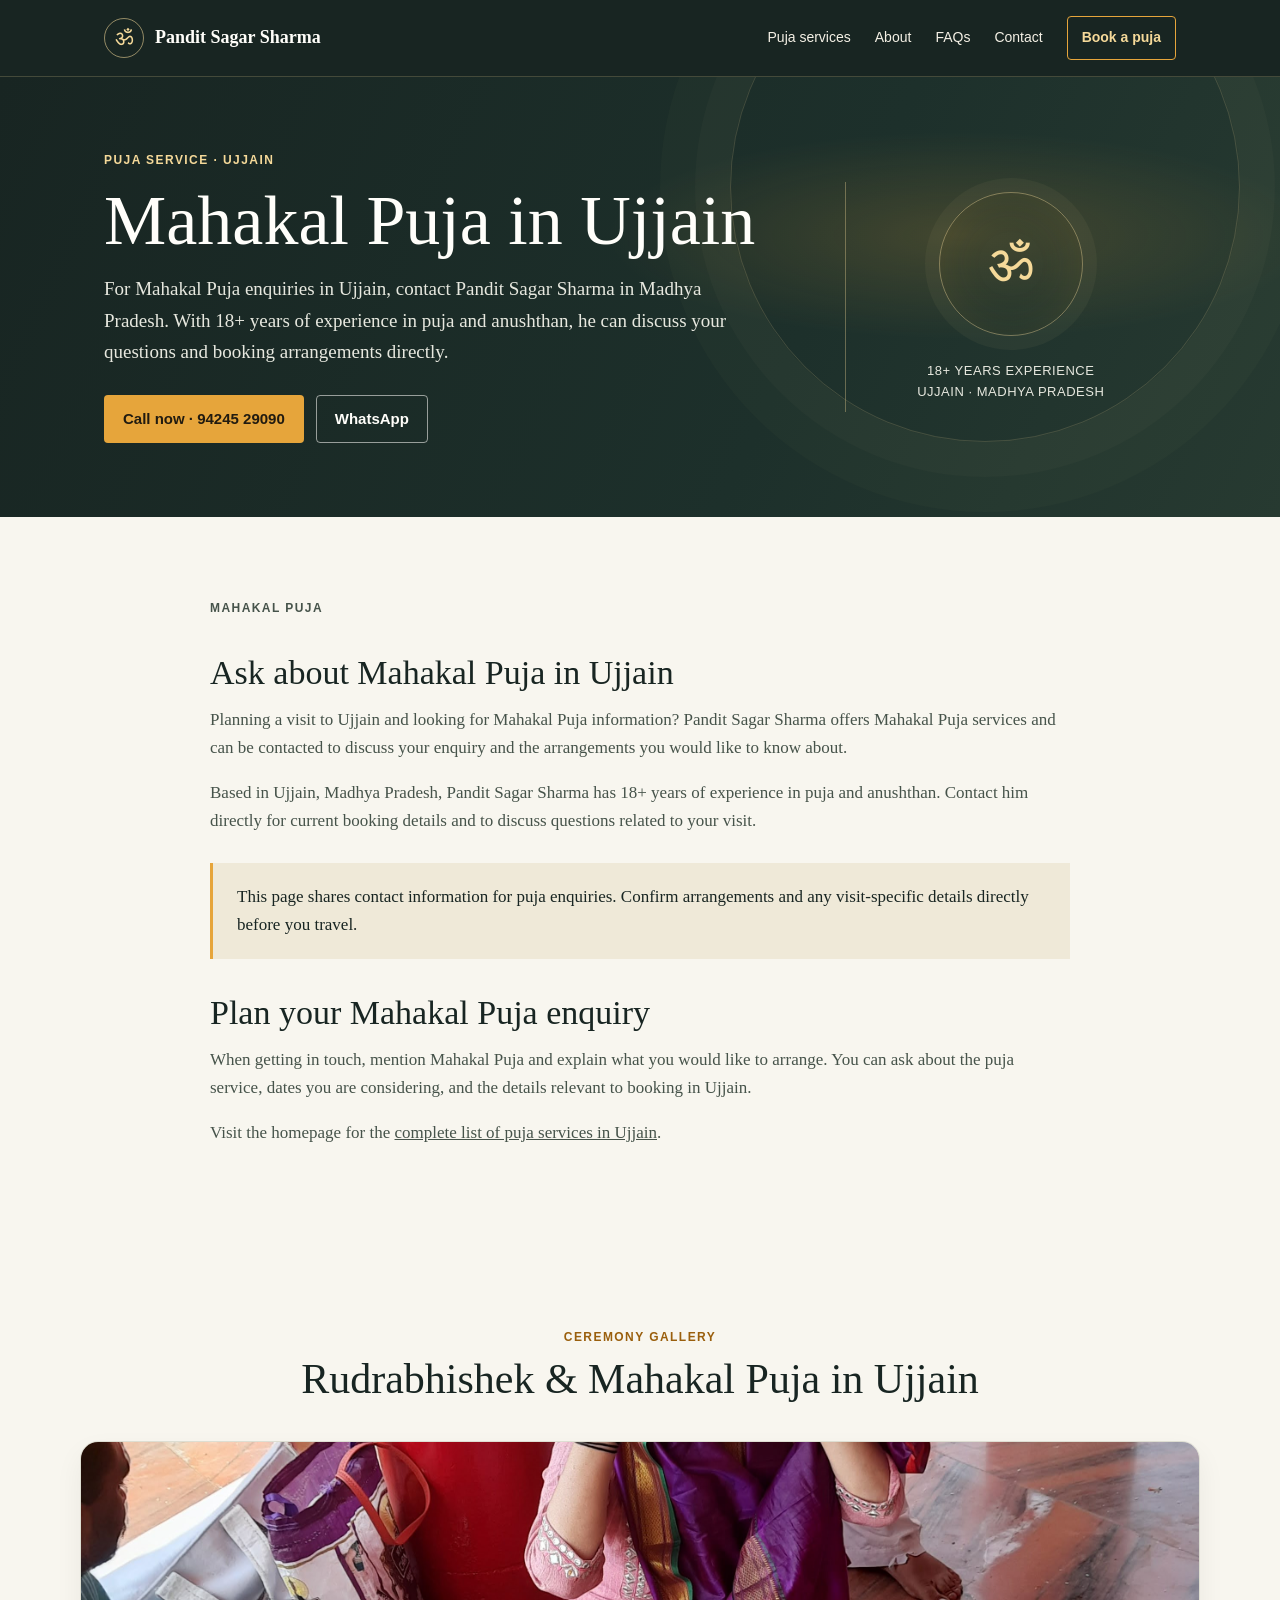
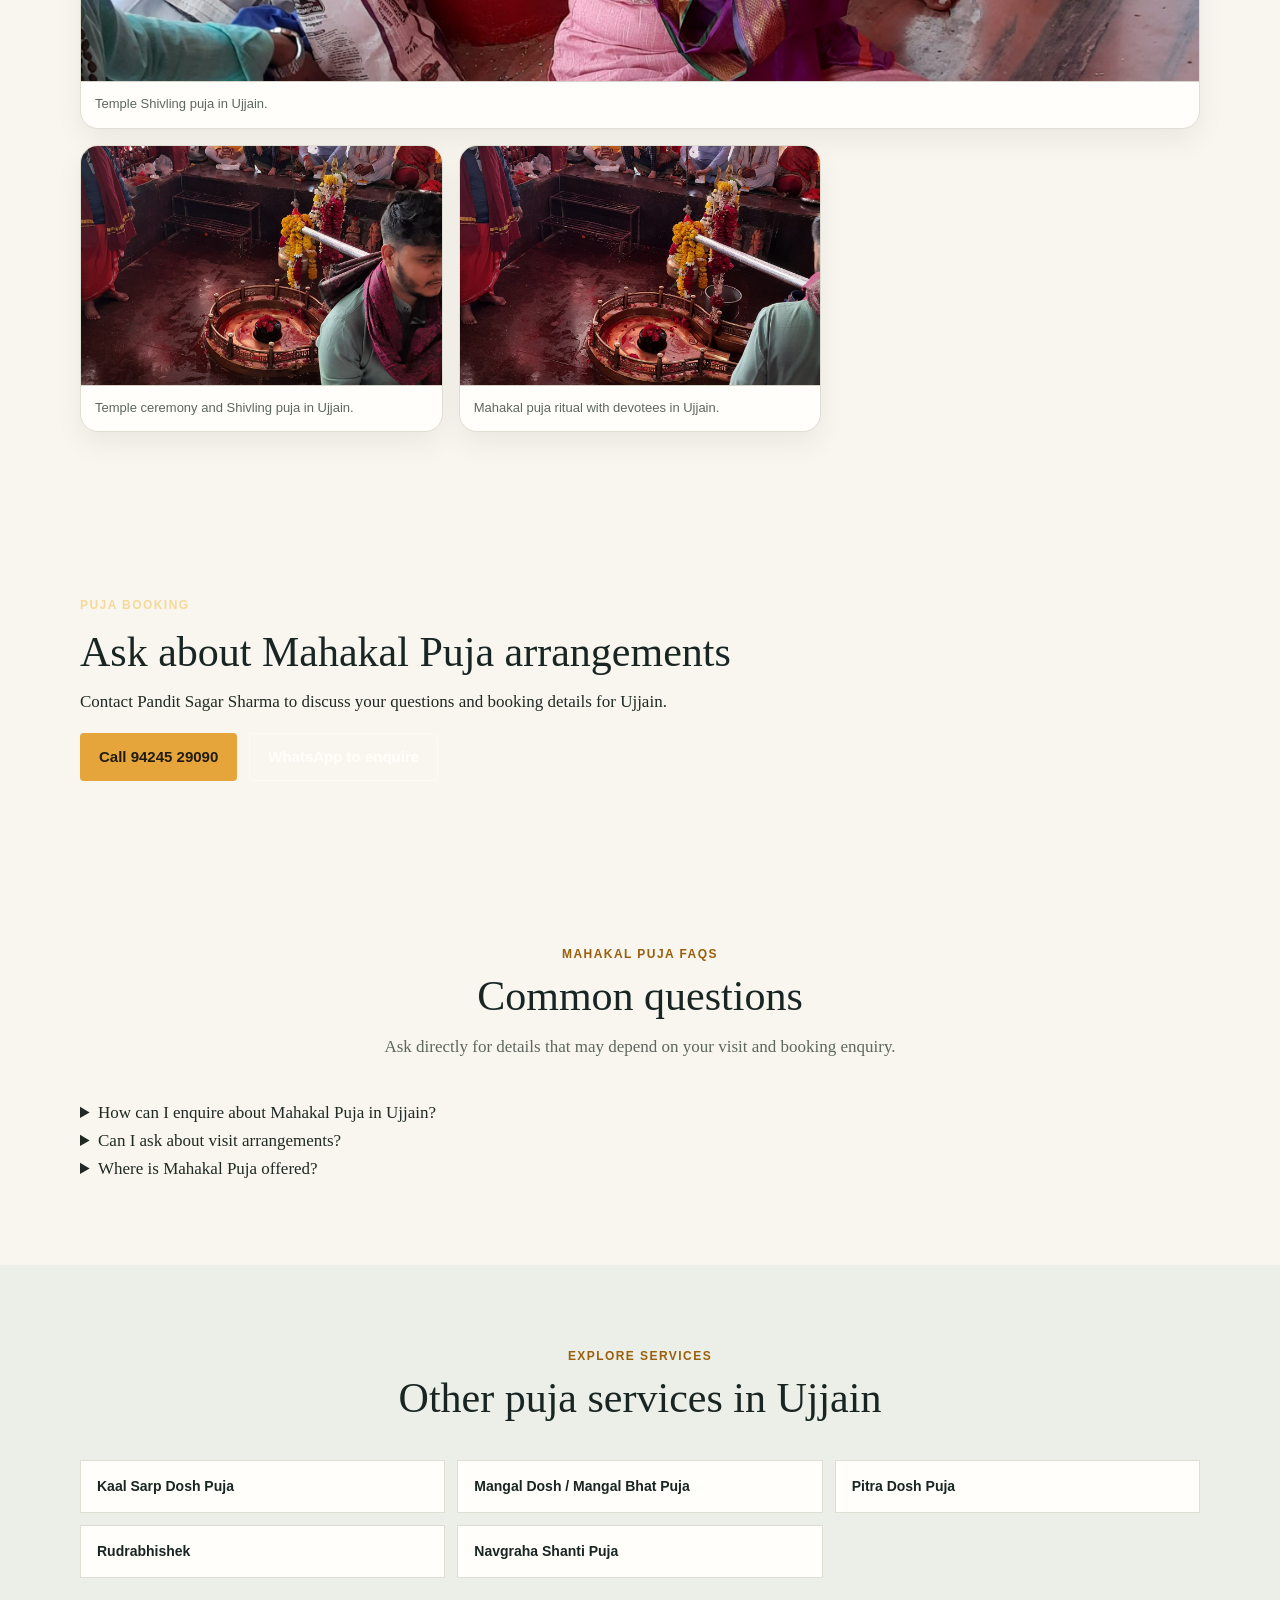
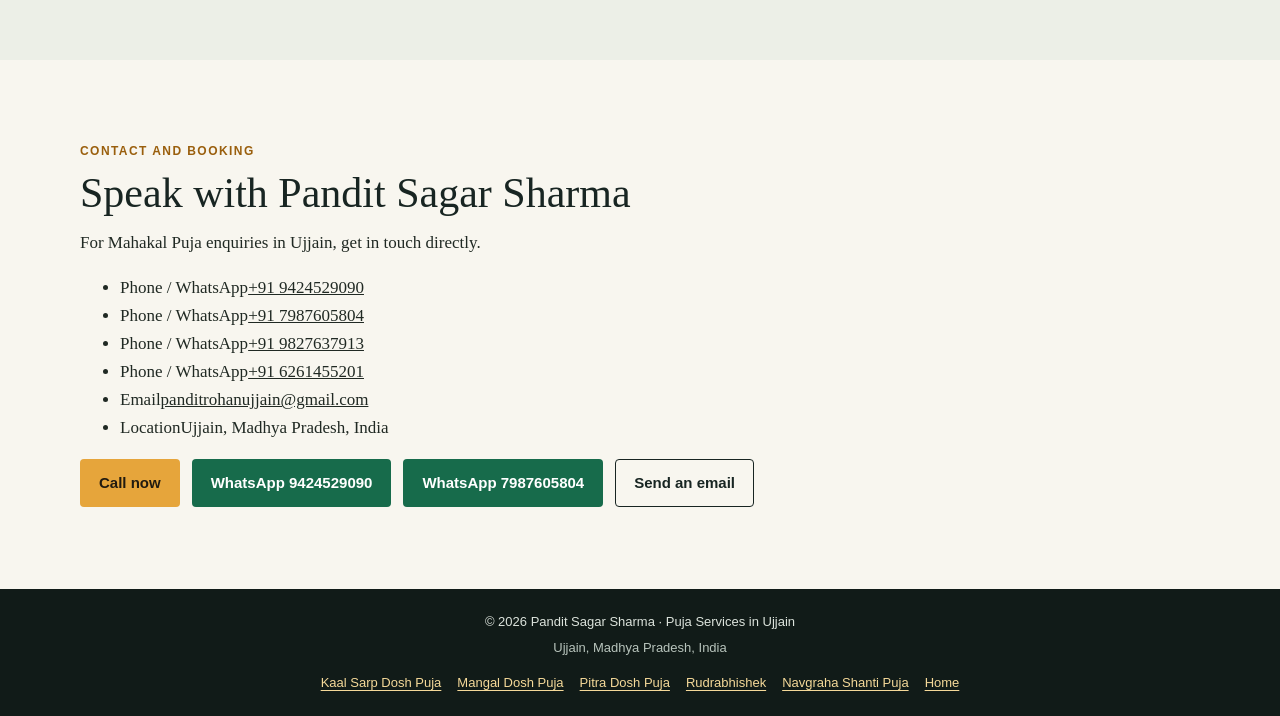
<file: mahakal-puja-ujjain.html>
<!doctype html>
<html lang="en">
<head>
  <meta charset="utf-8">
  <meta name="viewport" content="width=device-width, initial-scale=1">
  <meta name="theme-color" content="#182522">
  <meta name="description" content="Contact Pandit Sagar Sharma to ask about Mahakal Puja in Ujjain. Discuss puja arrangements and booking details directly by call or WhatsApp.">
  <meta name="robots" content="index, follow">
  <link rel="canonical" href="https://panditrohanujjain-tech.github.io/mahakal-puja-ujjain.html">
  <meta property="og:type" content="website">
  <meta property="og:locale" content="en_IN">
  <meta property="og:title" content="Mahakal Puja in Ujjain | Pandit Sagar Sharma">
  <meta property="og:description" content="Enquire about Mahakal Puja in Ujjain with Pandit Sagar Sharma. Contact him directly to discuss questions and booking arrangements.">
  <meta property="og:url" content="https://panditrohanujjain-tech.github.io/mahakal-puja-ujjain.html">
  <meta name="twitter:card" content="summary">
  <title>Mahakal Puja in Ujjain | Pandit Sagar Sharma</title>
  <link rel="stylesheet" href="styles.css">
  <script type="application/ld+json">
  {
    "@context": "https://schema.org",
    "@type": "Service",
    "name": "Mahakal Puja in Ujjain",
    "serviceType": "Mahakal Puja",
    "description": "Enquire about Mahakal Puja in Ujjain with Pandit Sagar Sharma and discuss puja arrangements and booking details.",
    "url": "https://panditrohanujjain-tech.github.io/mahakal-puja-ujjain.html",
    "areaServed": { "@type": "City", "name": "Ujjain" },
    "provider": {
      "@type": "LocalBusiness",
      "name": "Pandit Sagar Sharma",
      "url": "https://panditrohanujjain-tech.github.io/",
      "email": "panditrohanujjain@gmail.com",
      "telephone": ["+91 9424529090", "+91 7987605804", "+91 9827637913", "+91 6261455201"],
      "address": { "@type": "PostalAddress", "addressLocality": "Ujjain", "addressRegion": "Madhya Pradesh", "addressCountry": "IN" }
    }
  }
  </script>
</head>
<body class="service-page">
  <a class="skip-link" href="#main">Skip to main content</a>
  <header class="site-header"><div class="header-inner"><a class="brand" href="index.html" aria-label="Pandit Sagar Sharma, home"><span class="brand-mark" aria-hidden="true">ॐ</span><span>Pandit Sagar Sharma</span></a><nav class="nav-links" aria-label="Main navigation"><a href="index.html#services">Puja services</a><a href="index.html#about">About</a><a href="index.html#faq">FAQs</a><a href="index.html#contact">Contact</a><a class="nav-cta" href="index.html#booking">Book a puja</a></nav></div></header>
  <main id="main">
    <section class="hero service-hero" aria-labelledby="page-title"><div class="hero-inner"><div><p class="eyebrow">Puja service · Ujjain</p><h1 id="page-title">Mahakal Puja in Ujjain</h1><p class="hero-lede">For Mahakal Puja enquiries in Ujjain, contact Pandit Sagar Sharma in Madhya Pradesh. With 18+ years of experience in puja and anushthan, he can discuss your questions and booking arrangements directly.</p><div class="hero-actions"><a class="button button-primary" href="tel:+919424529090">Call now · 94245 29090</a><a class="button button-outline" href="https://wa.me/919424529090" target="_blank" rel="noopener noreferrer">WhatsApp</a></div></div><aside class="hero-aside" aria-label="Experience and location"><div class="hero-symbol" aria-hidden="true">ॐ</div><p>18+ YEARS EXPERIENCE<br>UJJAIN · MADHYA PRADESH</p></aside></div></section>
    <section class="section" aria-labelledby="about-service-title"><div class="section-inner service-copy"><p class="section-kicker">Mahakal Puja</p><h2 id="about-service-title">Ask about Mahakal Puja in Ujjain</h2><p>Planning a visit to Ujjain and looking for Mahakal Puja information? Pandit Sagar Sharma offers Mahakal Puja services and can be contacted to discuss your enquiry and the arrangements you would like to know about.</p><p>Based in Ujjain, Madhya Pradesh, Pandit Sagar Sharma has 18+ years of experience in puja and anushthan. Contact him directly for current booking details and to discuss questions related to your visit.</p><div class="service-note">This page shares contact information for puja enquiries. Confirm arrangements and any visit-specific details directly before you travel.</div><h2>Plan your Mahakal Puja enquiry</h2><p>When getting in touch, mention Mahakal Puja and explain what you would like to arrange. You can ask about the puja service, dates you are considering, and the details relevant to booking in Ujjain.</p><p>Visit the homepage for the <a href="index.html#services">complete list of puja services in Ujjain</a>.</p></div></section>
    <section class="section" aria-labelledby="ritual-gallery-title"><div class="section-inner"><div class="section-heading"><p class="section-kicker">Ceremony gallery</p><h2 id="ritual-gallery-title">Rudrabhishek &amp; Mahakal Puja in Ujjain</h2></div><div class="service-gallery"><figure class="gallery-item"><img src="gallery-temple-1.jpg" alt="Temple Shivling puja in Ujjain" width="1200" height="900" loading="lazy"><figcaption>Temple Shivling puja in Ujjain.</figcaption></figure><figure class="gallery-item"><img src="gallery-wide-1.jpg" alt="Temple ceremony and Shivling puja in Ujjain" width="1200" height="900" loading="lazy"><figcaption>Temple ceremony and Shivling puja in Ujjain.</figcaption></figure><figure class="gallery-item"><img src="gallery-blessing-1.jpg" alt="Mahakal puja ritual with devotees in Ujjain" width="1200" height="900" loading="lazy"><figcaption>Mahakal puja ritual with devotees in Ujjain.</figcaption></figure></div></div></section>
    <section class="section booking-section" aria-labelledby="booking-title"><div class="section-inner booking-layout"><div class="booking-copy"><p class="eyebrow">Puja booking</p><h2 id="booking-title">Ask about Mahakal Puja arrangements</h2><p>Contact Pandit Sagar Sharma to discuss your questions and booking details for Ujjain.</p></div><div class="booking-actions"><a class="button button-primary" href="tel:+919424529090">Call 94245 29090</a><a class="button button-outline" href="https://wa.me/919424529090" target="_blank" rel="noopener noreferrer">WhatsApp to enquire</a></div></div></section>
    <section class="section" id="faq" aria-labelledby="faq-title"><div class="section-inner"><div class="section-heading"><p class="section-kicker">Mahakal Puja FAQs</p><h2 id="faq-title">Common questions</h2><p>Ask directly for details that may depend on your visit and booking enquiry.</p></div><div class="faq-list"><details><summary>How can I enquire about Mahakal Puja in Ujjain?</summary><p>Call or WhatsApp Pandit Sagar Sharma on either listed number, or email him. Mention Mahakal Puja and your questions.</p></details><details><summary>Can I ask about visit arrangements?</summary><p>Yes. Contact Pandit Sagar Sharma before planning to discuss puja arrangements and any details relevant to your visit.</p></details><details><summary>Where is Mahakal Puja offered?</summary><p>Mahakal Puja is listed among Pandit Sagar Sharma's puja services in Ujjain, Madhya Pradesh. Contact him directly to discuss arrangements.</p></details></div></div></section>
    <section class="section related-section" aria-labelledby="related-title"><div class="section-inner"><div class="section-heading"><p class="section-kicker">Explore services</p><h2 id="related-title">Other puja services in Ujjain</h2></div><nav class="related-links" aria-label="Other puja services"><a href="kaal-sarp-dosh-puja-ujjain.html">Kaal Sarp Dosh Puja</a><a href="mangal-dosh-puja-ujjain.html">Mangal Dosh / Mangal Bhat Puja</a><a href="pitra-dosh-puja-ujjain.html">Pitra Dosh Puja</a><a href="rudrabhishek-ujjain.html">Rudrabhishek</a><a href="navgraha-shanti-puja-ujjain.html">Navgraha Shanti Puja</a></nav></div></section>
    <section class="section contact-section" id="contact" aria-labelledby="contact-title"><div class="section-inner contact-layout"><div class="contact-copy"><p class="section-kicker">Contact and booking</p><h2 id="contact-title">Speak with Pandit Sagar Sharma</h2><p>For Mahakal Puja enquiries in Ujjain, get in touch directly.</p><ul class="contact-details"><li><span class="contact-label">Phone / WhatsApp</span><a href="tel:+919424529090">+91 9424529090</a></li><li><span class="contact-label">Phone / WhatsApp</span><a href="tel:+917987605804">+91 7987605804</a></li><li><span class="contact-label">Phone / WhatsApp</span><a href="tel:+919827637913">+91 9827637913</a></li><li><span class="contact-label">Phone / WhatsApp</span><a href="tel:+916261455201">+91 6261455201</a></li><li><span class="contact-label">Email</span><a href="mailto:panditrohanujjain@gmail.com">panditrohanujjain@gmail.com</a></li><li><span class="contact-label">Location</span>Ujjain, Madhya Pradesh, India</li></ul></div><div class="contact-actions" aria-label="Contact actions"><a class="button button-primary" href="tel:+919424529090">Call now</a><a class="button button-whatsapp" href="https://wa.me/919424529090" target="_blank" rel="noopener noreferrer">WhatsApp 9424529090</a><a class="button button-whatsapp" href="https://wa.me/917987605804" target="_blank" rel="noopener noreferrer">WhatsApp 7987605804</a><a class="button button-outline" style="border-color: var(--forest); color: var(--forest);" href="mailto:panditrohanujjain@gmail.com">Send an email</a></div></div></section>
  </main>
  <footer class="site-footer"><p>© 2026 Pandit Sagar Sharma · Puja Services in Ujjain</p><p>Ujjain, Madhya Pradesh, India</p><nav class="footer-services" aria-label="Puja service pages"><a href="kaal-sarp-dosh-puja-ujjain.html">Kaal Sarp Dosh Puja</a><a href="mangal-dosh-puja-ujjain.html">Mangal Dosh Puja</a><a href="pitra-dosh-puja-ujjain.html">Pitra Dosh Puja</a><a href="rudrabhishek-ujjain.html">Rudrabhishek</a><a href="navgraha-shanti-puja-ujjain.html">Navgraha Shanti Puja</a><a href="index.html">Home</a></nav></footer>
</body>
</html>
</file>
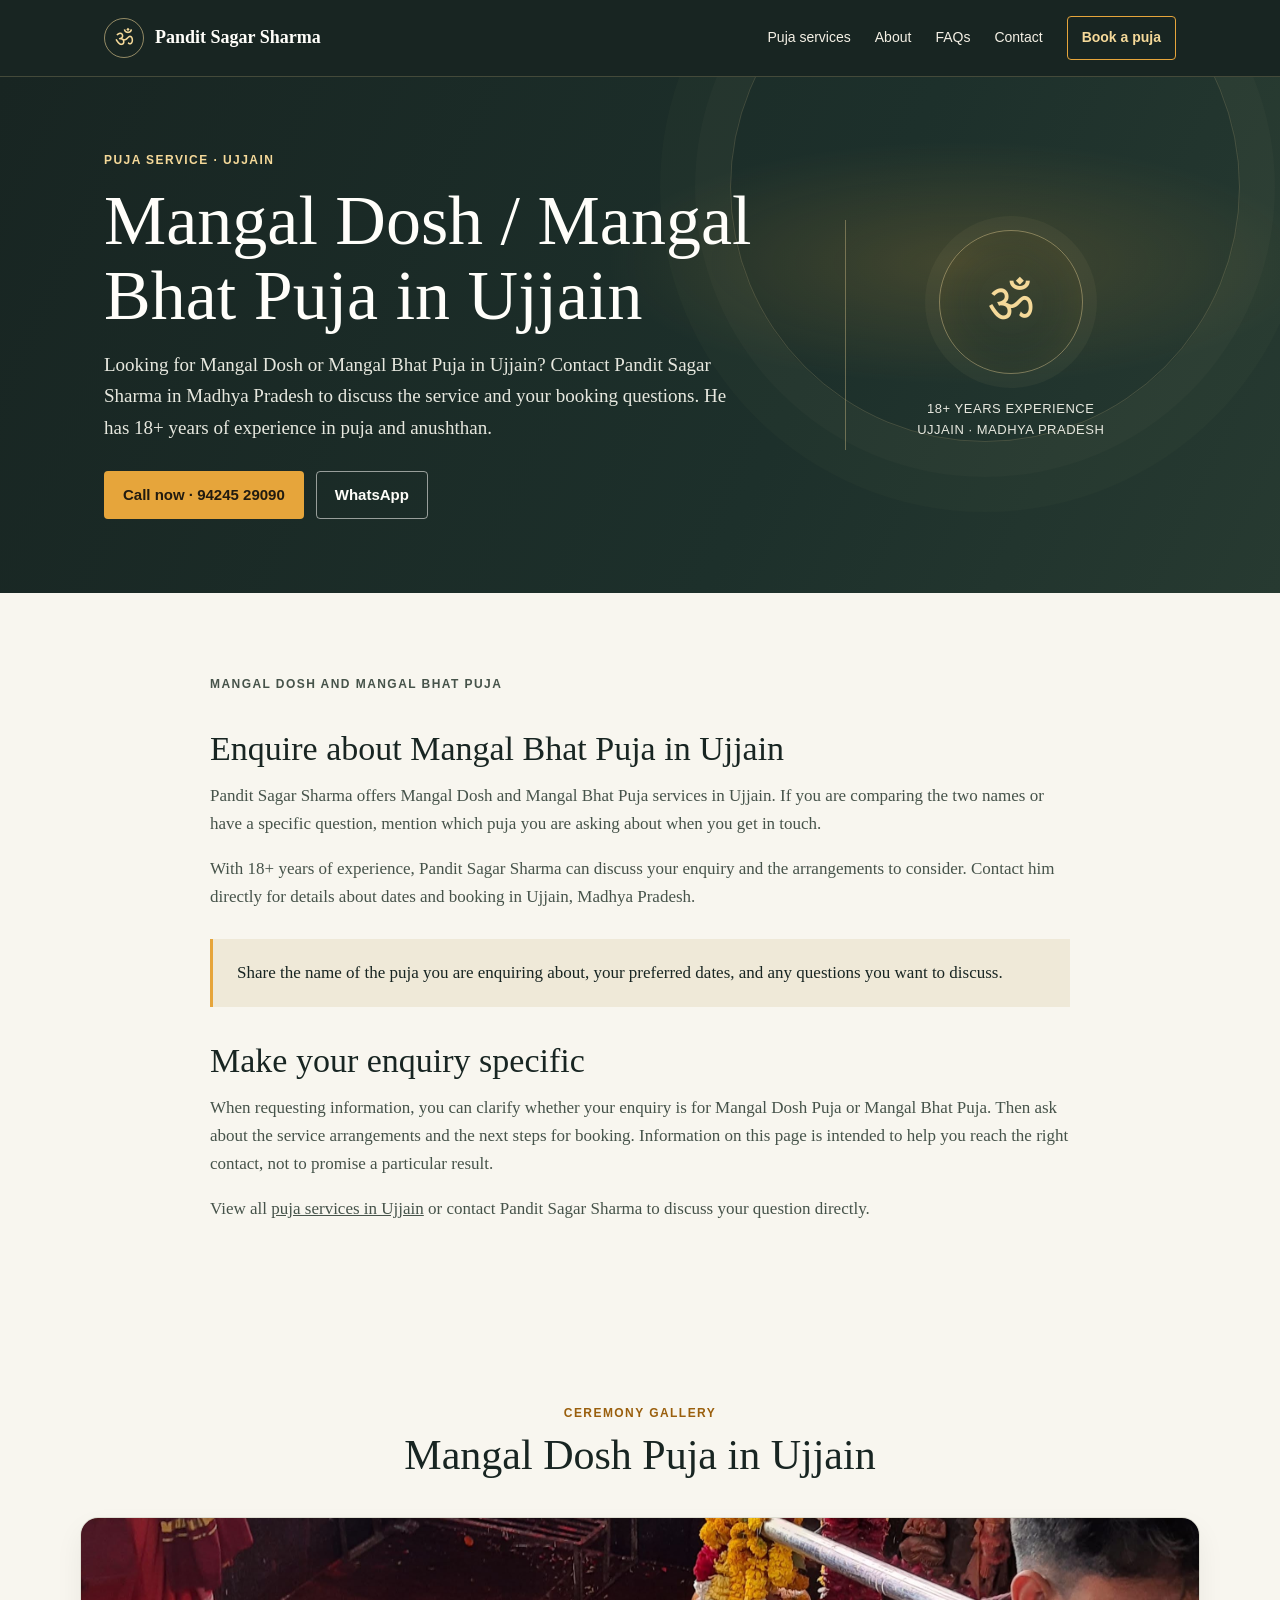
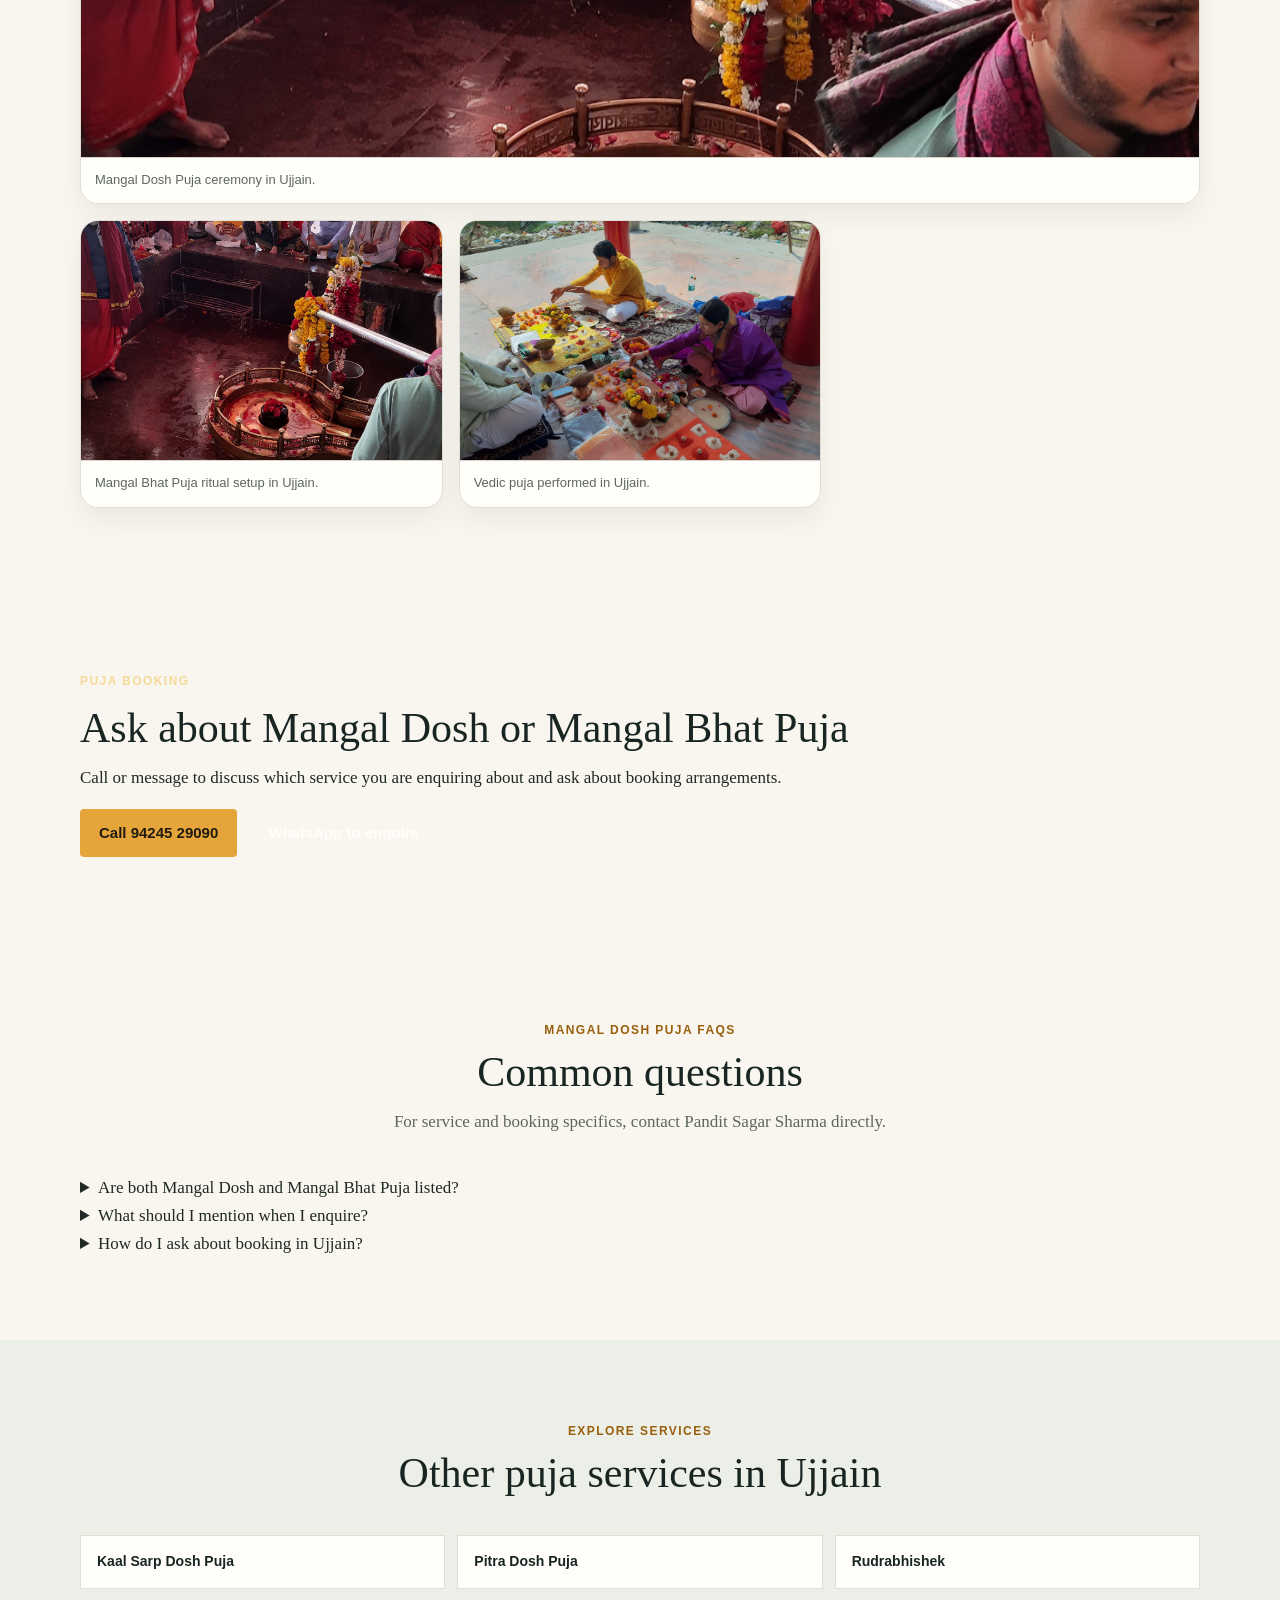
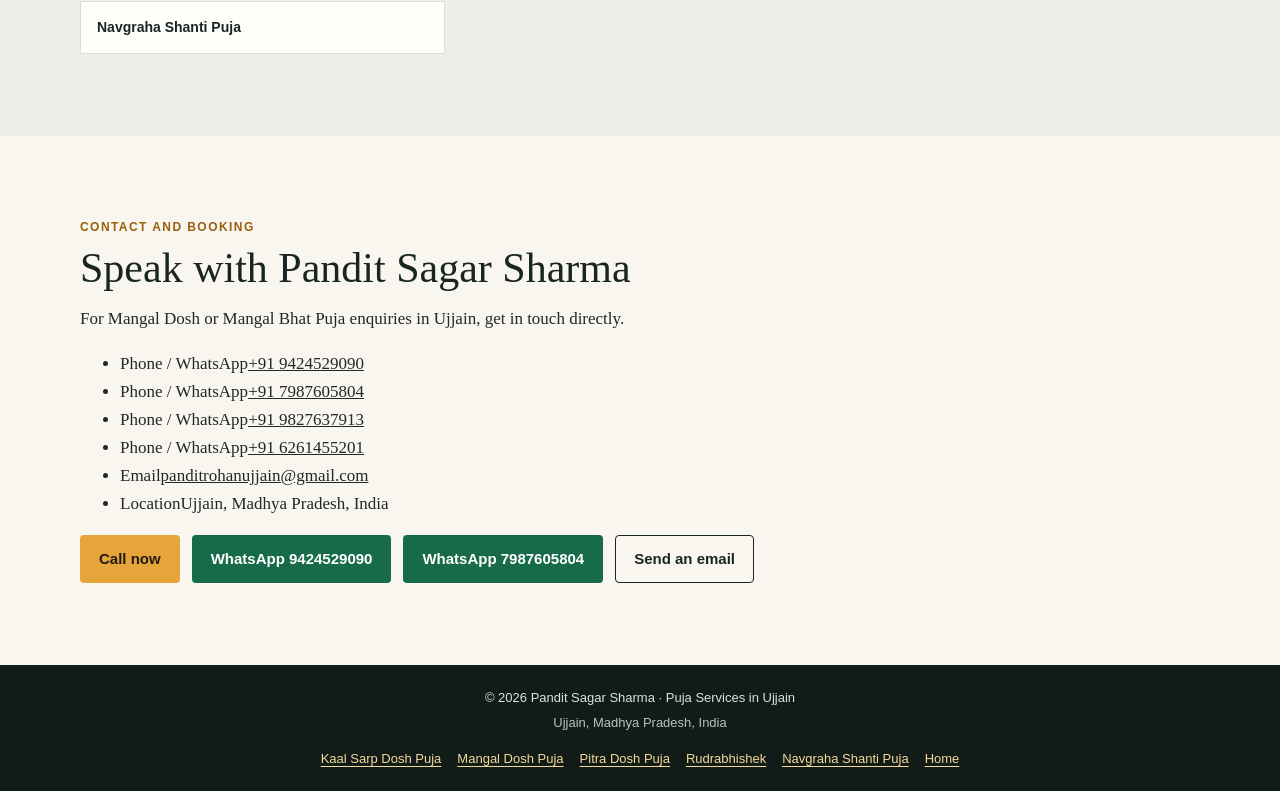
<file: mangal-dosh-puja-ujjain.html>
<!doctype html>
<html lang="en">
<head>
  <meta charset="utf-8">
  <meta name="viewport" content="width=device-width, initial-scale=1">
  <meta name="theme-color" content="#182522">
  <meta name="description" content="Ask about Mangal Dosh or Mangal Bhat Puja in Ujjain with Pandit Sagar Sharma. Discuss puja arrangements and booking directly by call or WhatsApp.">
  <meta name="robots" content="index, follow">
  <link rel="canonical" href="https://panditrohanujjain-tech.github.io/mangal-dosh-puja-ujjain.html">
  <meta property="og:type" content="website">
  <meta property="og:locale" content="en_IN">
  <meta property="og:title" content="Mangal Dosh &amp; Mangal Bhat Puja in Ujjain | Pandit Sagar Sharma">
  <meta property="og:description" content="Enquire about Mangal Dosh and Mangal Bhat Puja services in Ujjain. Contact Pandit Sagar Sharma to discuss your questions and booking arrangements.">
  <meta property="og:url" content="https://panditrohanujjain-tech.github.io/mangal-dosh-puja-ujjain.html">
  <meta name="twitter:card" content="summary">
  <title>Mangal Dosh &amp; Mangal Bhat Puja in Ujjain | Pandit Sagar Sharma</title>
  <link rel="stylesheet" href="styles.css">
  <script type="application/ld+json">
  {
    "@context": "https://schema.org",
    "@type": "Service",
    "name": "Mangal Dosh and Mangal Bhat Puja in Ujjain",
    "serviceType": "Mangal Dosh / Mangal Bhat Puja",
    "description": "Enquire about Mangal Dosh and Mangal Bhat Puja services in Ujjain with Pandit Sagar Sharma and discuss booking arrangements.",
    "url": "https://panditrohanujjain-tech.github.io/mangal-dosh-puja-ujjain.html",
    "areaServed": { "@type": "City", "name": "Ujjain" },
    "provider": {
      "@type": "LocalBusiness",
      "name": "Pandit Sagar Sharma",
      "url": "https://panditrohanujjain-tech.github.io/",
      "email": "panditrohanujjain@gmail.com",
      "telephone": ["+91 9424529090", "+91 7987605804", "+91 9827637913", "+91 6261455201"],
      "address": { "@type": "PostalAddress", "addressLocality": "Ujjain", "addressRegion": "Madhya Pradesh", "addressCountry": "IN" }
    }
  }
  </script>
</head>
<body class="service-page">
  <a class="skip-link" href="#main">Skip to main content</a>
  <header class="site-header">
    <div class="header-inner">
      <a class="brand" href="index.html" aria-label="Pandit Sagar Sharma, home"><span class="brand-mark" aria-hidden="true">ॐ</span><span>Pandit Sagar Sharma</span></a>
      <nav class="nav-links" aria-label="Main navigation">
        <a href="index.html#services">Puja services</a><a href="index.html#about">About</a><a href="index.html#faq">FAQs</a><a href="index.html#contact">Contact</a><a class="nav-cta" href="index.html#booking">Book a puja</a>
      </nav>
    </div>
  </header>
  <main id="main">
    <section class="hero service-hero" aria-labelledby="page-title">
      <div class="hero-inner">
        <div>
          <p class="eyebrow">Puja service · Ujjain</p>
          <h1 id="page-title">Mangal Dosh / Mangal Bhat Puja in Ujjain</h1>
          <p class="hero-lede">Looking for Mangal Dosh or Mangal Bhat Puja in Ujjain? Contact Pandit Sagar Sharma in Madhya Pradesh to discuss the service and your booking questions. He has 18+ years of experience in puja and anushthan.</p>
          <div class="hero-actions"><a class="button button-primary" href="tel:+919424529090">Call now · 94245 29090</a><a class="button button-outline" href="https://wa.me/919424529090" target="_blank" rel="noopener noreferrer">WhatsApp</a></div>
        </div>
        <aside class="hero-aside" aria-label="Experience and location"><div class="hero-symbol" aria-hidden="true">ॐ</div><p>18+ YEARS EXPERIENCE<br>UJJAIN · MADHYA PRADESH</p></aside>
      </div>
    </section>
    <section class="section" aria-labelledby="about-service-title">
      <div class="section-inner service-copy">
        <p class="section-kicker">Mangal Dosh and Mangal Bhat Puja</p>
        <h2 id="about-service-title">Enquire about Mangal Bhat Puja in Ujjain</h2>
        <p>Pandit Sagar Sharma offers Mangal Dosh and Mangal Bhat Puja services in Ujjain. If you are comparing the two names or have a specific question, mention which puja you are asking about when you get in touch.</p>
        <p>With 18+ years of experience, Pandit Sagar Sharma can discuss your enquiry and the arrangements to consider. Contact him directly for details about dates and booking in Ujjain, Madhya Pradesh.</p>
        <div class="service-note">Share the name of the puja you are enquiring about, your preferred dates, and any questions you want to discuss.</div>
        <h2>Make your enquiry specific</h2>
        <p>When requesting information, you can clarify whether your enquiry is for Mangal Dosh Puja or Mangal Bhat Puja. Then ask about the service arrangements and the next steps for booking. Information on this page is intended to help you reach the right contact, not to promise a particular result.</p>
        <p>View all <a href="index.html#services">puja services in Ujjain</a> or contact Pandit Sagar Sharma to discuss your question directly.</p>
      </div>
    </section>
    <section class="section" aria-labelledby="gallery-title">
      <div class="section-inner">
        <div class="section-heading">
          <p class="section-kicker">Ceremony gallery</p>
          <h2 id="gallery-title">Mangal Dosh Puja in Ujjain</h2>
        </div>
        <div class="service-gallery">
          <figure class="gallery-item">
            <img src="gallery-wide-1.jpg" alt="Mangal Dosh Puja ceremony in Ujjain" width="1200" height="900" loading="lazy">
            <figcaption>Mangal Dosh Puja ceremony in Ujjain.</figcaption>
          </figure>
          <figure class="gallery-item">
            <img src="gallery-blessing-1.jpg" alt="Mangal Bhat Puja ritual setup in Ujjain" width="1200" height="900" loading="lazy">
            <figcaption>Mangal Bhat Puja ritual setup in Ujjain.</figcaption>
          </figure>
          <figure class="gallery-item">
            <img src="gallery-havan-1.jpg" alt="Vedic puja performed in Ujjain" width="1200" height="900" loading="lazy">
            <figcaption>Vedic puja performed in Ujjain.</figcaption>
          </figure>
        </div>
      </div>
    </section>
    <section class="section booking-section" aria-labelledby="booking-title">
      <div class="section-inner booking-layout"><div class="booking-copy"><p class="eyebrow">Puja booking</p><h2 id="booking-title">Ask about Mangal Dosh or Mangal Bhat Puja</h2><p>Call or message to discuss which service you are enquiring about and ask about booking arrangements.</p></div><div class="booking-actions"><a class="button button-primary" href="tel:+919424529090">Call 94245 29090</a><a class="button button-outline" href="https://wa.me/919424529090" target="_blank" rel="noopener noreferrer">WhatsApp to enquire</a></div></div>
    </section>
    <section class="section" id="faq" aria-labelledby="faq-title">
      <div class="section-inner"><div class="section-heading"><p class="section-kicker">Mangal Dosh Puja FAQs</p><h2 id="faq-title">Common questions</h2><p>For service and booking specifics, contact Pandit Sagar Sharma directly.</p></div>
        <div class="faq-list">
          <details><summary>Are both Mangal Dosh and Mangal Bhat Puja listed?</summary><p>Yes. Mangal Dosh Puja and Mangal Bhat Puja are both among the services offered in Ujjain. Contact Pandit Sagar Sharma to discuss the one you are looking for.</p></details>
          <details><summary>What should I mention when I enquire?</summary><p>Tell him whether you are asking about Mangal Dosh Puja or Mangal Bhat Puja, then share any questions and dates you would like to discuss.</p></details>
          <details><summary>How do I ask about booking in Ujjain?</summary><p>Call or WhatsApp either listed number, or email panditrohanujjain@gmail.com, to discuss arrangements and booking details.</p></details>
        </div>
      </div>
    </section>
    <section class="section related-section" aria-labelledby="related-title"><div class="section-inner"><div class="section-heading"><p class="section-kicker">Explore services</p><h2 id="related-title">Other puja services in Ujjain</h2></div><nav class="related-links" aria-label="Other puja services"><a href="kaal-sarp-dosh-puja-ujjain.html">Kaal Sarp Dosh Puja</a><a href="pitra-dosh-puja-ujjain.html">Pitra Dosh Puja</a><a href="rudrabhishek-ujjain.html">Rudrabhishek</a><a href="navgraha-shanti-puja-ujjain.html">Navgraha Shanti Puja</a></nav></div></section>
    <section class="section contact-section" id="contact" aria-labelledby="contact-title">
      <div class="section-inner contact-layout"><div class="contact-copy"><p class="section-kicker">Contact and booking</p><h2 id="contact-title">Speak with Pandit Sagar Sharma</h2><p>For Mangal Dosh or Mangal Bhat Puja enquiries in Ujjain, get in touch directly.</p><ul class="contact-details"><li><span class="contact-label">Phone / WhatsApp</span><a href="tel:+919424529090">+91 9424529090</a></li><li><span class="contact-label">Phone / WhatsApp</span><a href="tel:+917987605804">+91 7987605804</a></li><li><span class="contact-label">Phone / WhatsApp</span><a href="tel:+919827637913">+91 9827637913</a></li><li><span class="contact-label">Phone / WhatsApp</span><a href="tel:+916261455201">+91 6261455201</a></li><li><span class="contact-label">Email</span><a href="mailto:panditrohanujjain@gmail.com">panditrohanujjain@gmail.com</a></li><li><span class="contact-label">Location</span>Ujjain, Madhya Pradesh, India</li></ul></div>
        <div class="contact-actions" aria-label="Contact actions"><a class="button button-primary" href="tel:+919424529090">Call now</a><a class="button button-whatsapp" href="https://wa.me/919424529090" target="_blank" rel="noopener noreferrer">WhatsApp 9424529090</a><a class="button button-whatsapp" href="https://wa.me/917987605804" target="_blank" rel="noopener noreferrer">WhatsApp 7987605804</a><a class="button button-outline" style="border-color: var(--forest); color: var(--forest);" href="mailto:panditrohanujjain@gmail.com">Send an email</a></div>
      </div>
    </section>
  </main>
  <footer class="site-footer"><p>© 2026 Pandit Sagar Sharma · Puja Services in Ujjain</p><p>Ujjain, Madhya Pradesh, India</p><nav class="footer-services" aria-label="Puja service pages"><a href="kaal-sarp-dosh-puja-ujjain.html">Kaal Sarp Dosh Puja</a><a href="mangal-dosh-puja-ujjain.html">Mangal Dosh Puja</a><a href="pitra-dosh-puja-ujjain.html">Pitra Dosh Puja</a><a href="rudrabhishek-ujjain.html">Rudrabhishek</a><a href="navgraha-shanti-puja-ujjain.html">Navgraha Shanti Puja</a><a href="index.html">Home</a></nav></footer>
</body>
</html>
</file>
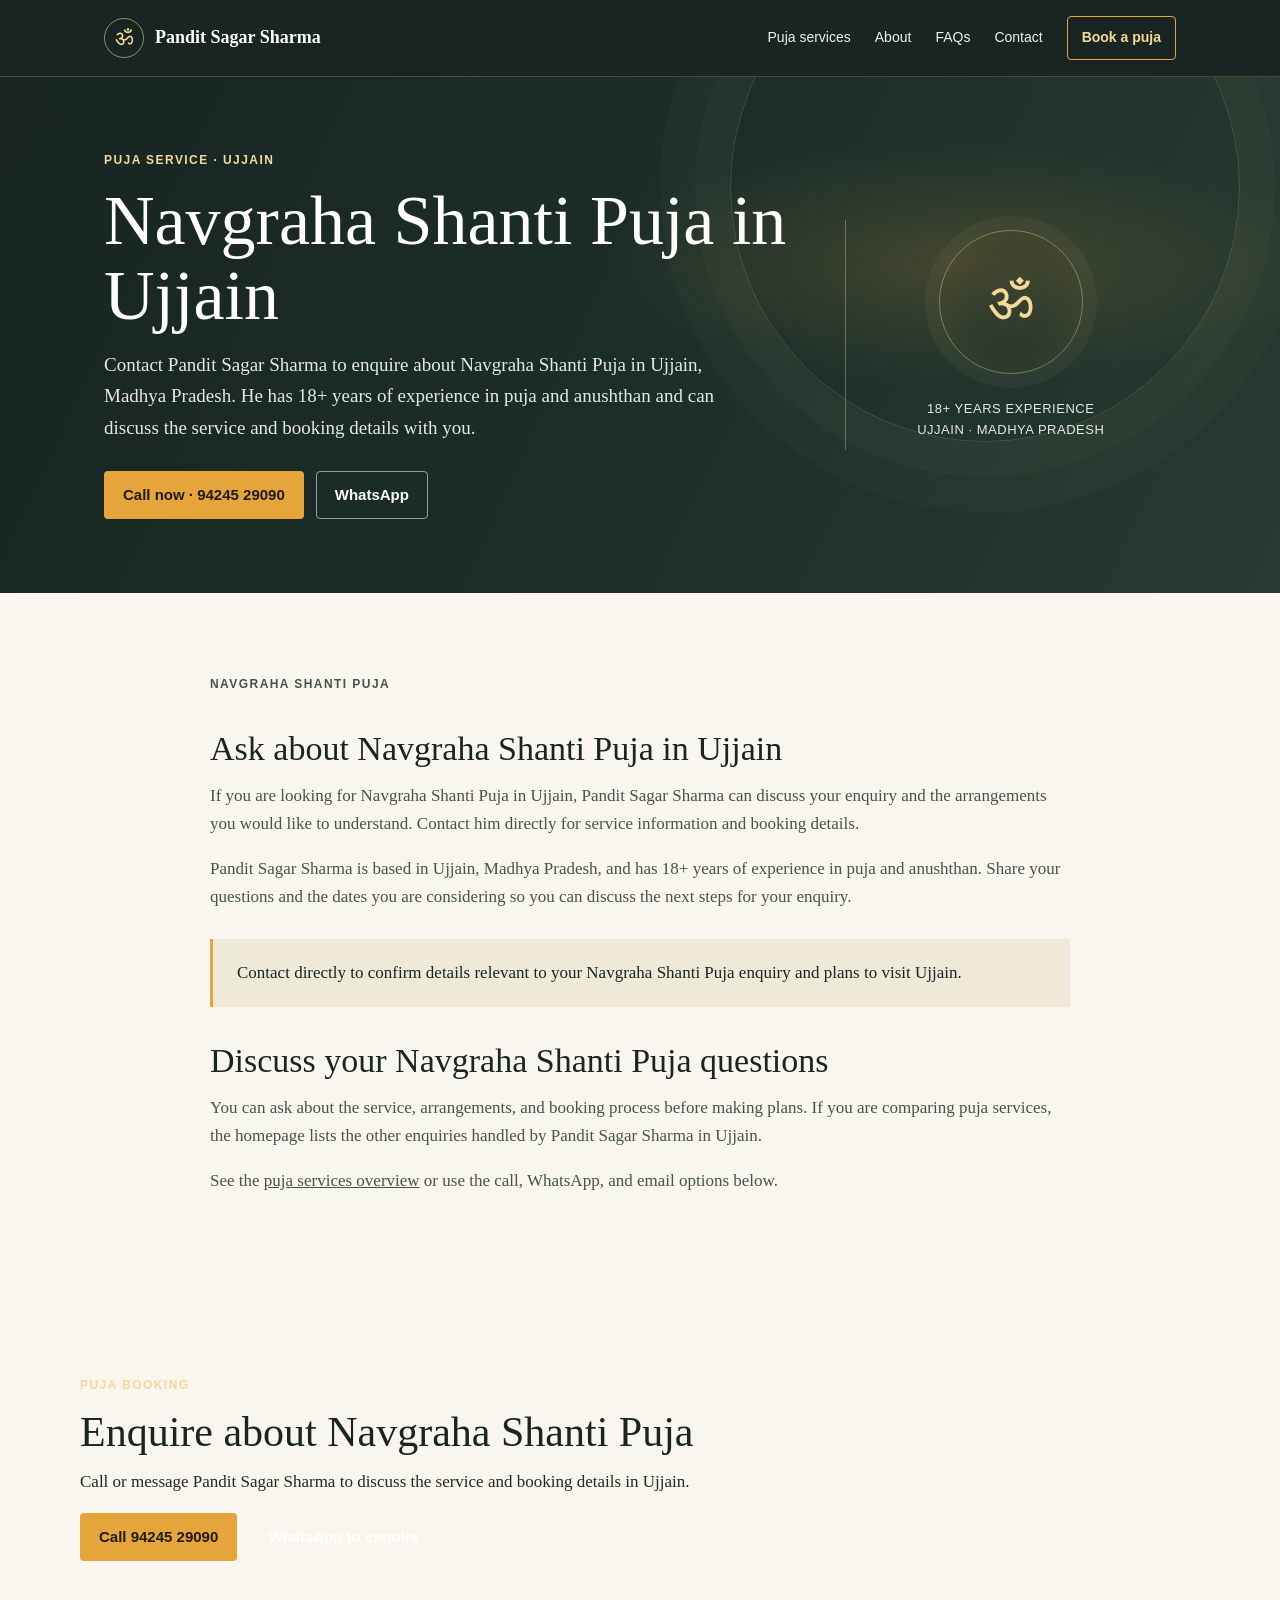
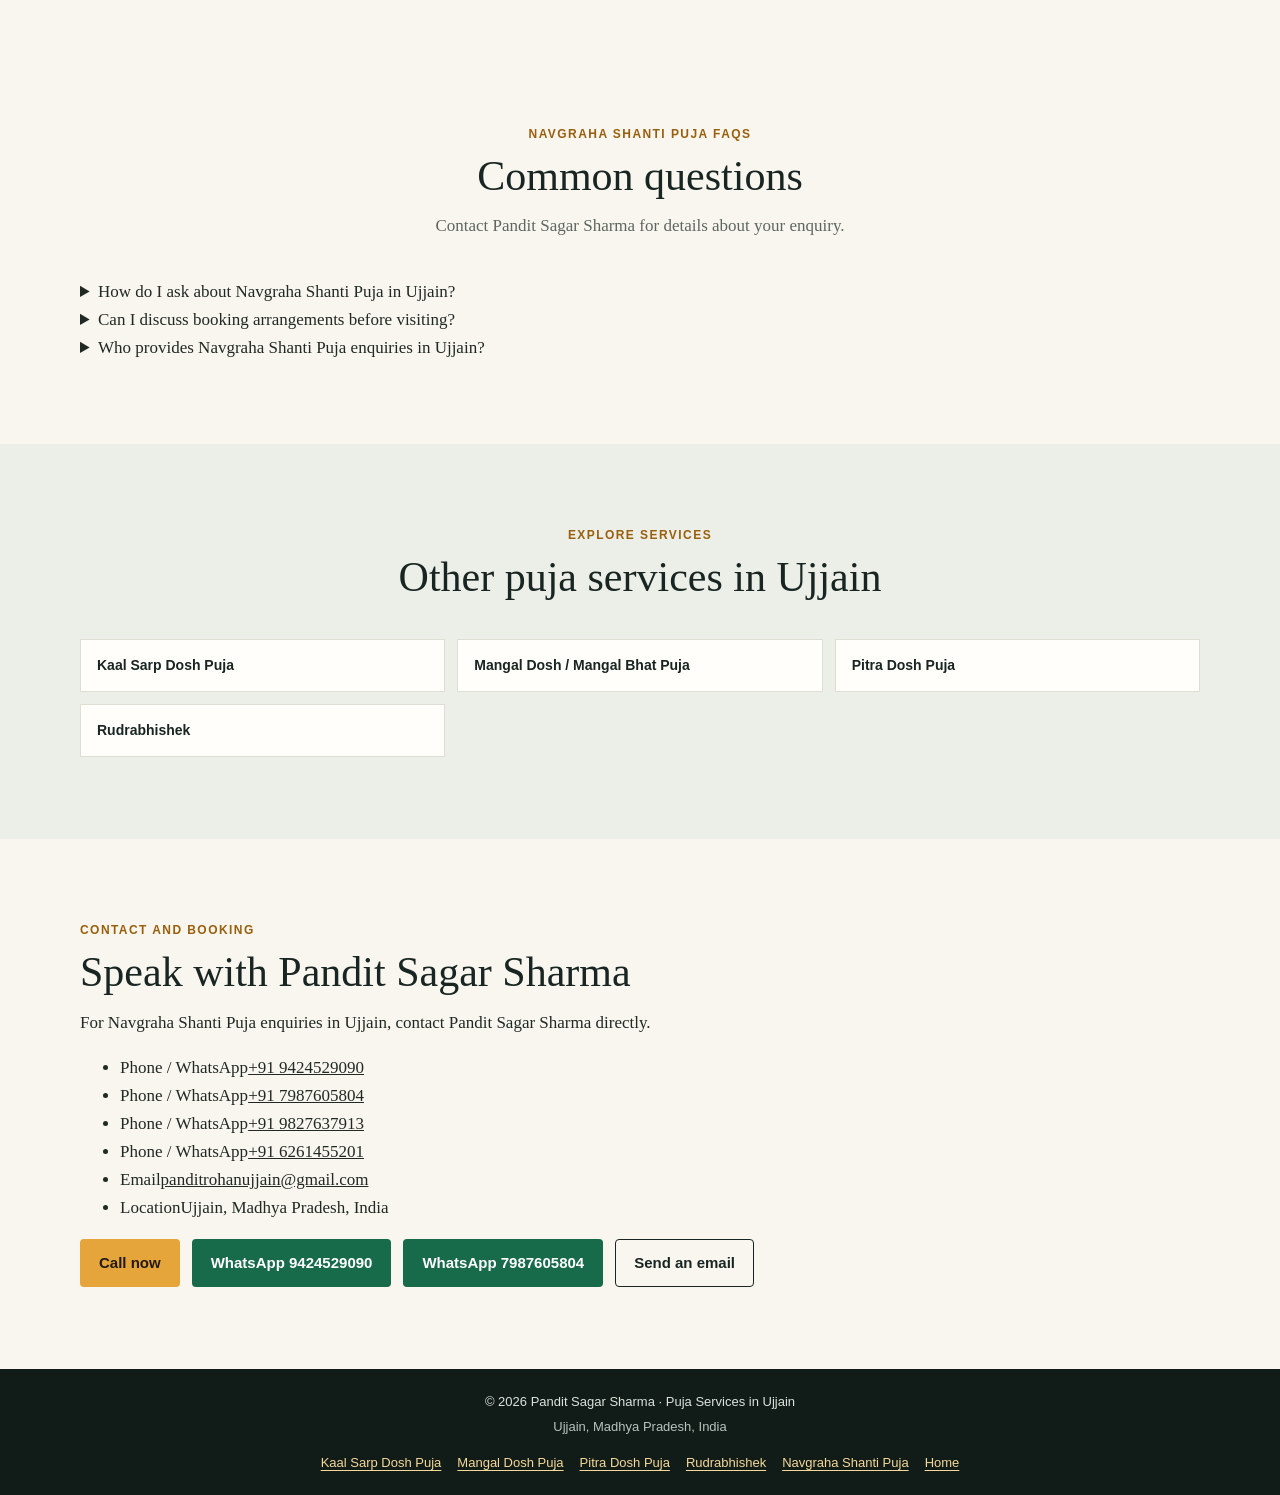
<file: navgraha-shanti-puja-ujjain.html>
<!doctype html>
<html lang="en">
<head>
  <meta charset="utf-8">
  <meta name="viewport" content="width=device-width, initial-scale=1">
  <meta name="theme-color" content="#182522">
  <meta name="description" content="Enquire about Navgraha Shanti Puja in Ujjain with Pandit Sagar Sharma. Call or WhatsApp to discuss the service and booking arrangements.">
  <meta name="robots" content="index, follow">
  <link rel="canonical" href="https://panditrohanujjain-tech.github.io/navgraha-shanti-puja-ujjain.html">
  <meta property="og:type" content="website">
  <meta property="og:locale" content="en_IN">
  <meta property="og:title" content="Navgraha Shanti Puja in Ujjain | Pandit Sagar Sharma">
  <meta property="og:description" content="Contact Pandit Sagar Sharma to ask about Navgraha Shanti Puja in Ujjain, Madhya Pradesh, and discuss your booking questions.">
  <meta property="og:url" content="https://panditrohanujjain-tech.github.io/navgraha-shanti-puja-ujjain.html">
  <meta name="twitter:card" content="summary">
  <title>Navgraha Shanti Puja in Ujjain | Pandit Sagar Sharma</title>
  <link rel="stylesheet" href="styles.css">
  <script type="application/ld+json">
  {
    "@context": "https://schema.org",
    "@type": "Service",
    "name": "Navgraha Shanti Puja in Ujjain",
    "serviceType": "Navgraha Shanti Puja",
    "description": "Enquire about Navgraha Shanti Puja in Ujjain with Pandit Sagar Sharma and discuss puja and booking arrangements.",
    "url": "https://panditrohanujjain-tech.github.io/navgraha-shanti-puja-ujjain.html",
    "areaServed": { "@type": "City", "name": "Ujjain" },
    "provider": {
      "@type": "LocalBusiness",
      "name": "Pandit Sagar Sharma",
      "url": "https://panditrohanujjain-tech.github.io/",
      "email": "panditrohanujjain@gmail.com",
      "telephone": ["+91 9424529090", "+91 7987605804", "+91 9827637913", "+91 6261455201"],
      "address": { "@type": "PostalAddress", "addressLocality": "Ujjain", "addressRegion": "Madhya Pradesh", "addressCountry": "IN" }
    }
  }
  </script>
</head>
<body class="service-page">
  <a class="skip-link" href="#main">Skip to main content</a>
  <header class="site-header"><div class="header-inner"><a class="brand" href="index.html" aria-label="Pandit Sagar Sharma, home"><span class="brand-mark" aria-hidden="true">ॐ</span><span>Pandit Sagar Sharma</span></a><nav class="nav-links" aria-label="Main navigation"><a href="index.html#services">Puja services</a><a href="index.html#about">About</a><a href="index.html#faq">FAQs</a><a href="index.html#contact">Contact</a><a class="nav-cta" href="index.html#booking">Book a puja</a></nav></div></header>
  <main id="main">
    <section class="hero service-hero" aria-labelledby="page-title"><div class="hero-inner"><div><p class="eyebrow">Puja service · Ujjain</p><h1 id="page-title">Navgraha Shanti Puja in Ujjain</h1><p class="hero-lede">Contact Pandit Sagar Sharma to enquire about Navgraha Shanti Puja in Ujjain, Madhya Pradesh. He has 18+ years of experience in puja and anushthan and can discuss the service and booking details with you.</p><div class="hero-actions"><a class="button button-primary" href="tel:+919424529090">Call now · 94245 29090</a><a class="button button-outline" href="https://wa.me/919424529090" target="_blank" rel="noopener noreferrer">WhatsApp</a></div></div><aside class="hero-aside" aria-label="Experience and location"><div class="hero-symbol" aria-hidden="true">ॐ</div><p>18+ YEARS EXPERIENCE<br>UJJAIN · MADHYA PRADESH</p></aside></div></section>
    <section class="section" aria-labelledby="about-service-title"><div class="section-inner service-copy"><p class="section-kicker">Navgraha Shanti Puja</p><h2 id="about-service-title">Ask about Navgraha Shanti Puja in Ujjain</h2><p>If you are looking for Navgraha Shanti Puja in Ujjain, Pandit Sagar Sharma can discuss your enquiry and the arrangements you would like to understand. Contact him directly for service information and booking details.</p><p>Pandit Sagar Sharma is based in Ujjain, Madhya Pradesh, and has 18+ years of experience in puja and anushthan. Share your questions and the dates you are considering so you can discuss the next steps for your enquiry.</p><div class="service-note">Contact directly to confirm details relevant to your Navgraha Shanti Puja enquiry and plans to visit Ujjain.</div><h2>Discuss your Navgraha Shanti Puja questions</h2><p>You can ask about the service, arrangements, and booking process before making plans. If you are comparing puja services, the homepage lists the other enquiries handled by Pandit Sagar Sharma in Ujjain.</p><p>See the <a href="index.html#services">puja services overview</a> or use the call, WhatsApp, and email options below.</p></div></section>
    <section class="section booking-section" aria-labelledby="booking-title"><div class="section-inner booking-layout"><div class="booking-copy"><p class="eyebrow">Puja booking</p><h2 id="booking-title">Enquire about Navgraha Shanti Puja</h2><p>Call or message Pandit Sagar Sharma to discuss the service and booking details in Ujjain.</p></div><div class="booking-actions"><a class="button button-primary" href="tel:+919424529090">Call 94245 29090</a><a class="button button-outline" href="https://wa.me/919424529090" target="_blank" rel="noopener noreferrer">WhatsApp to enquire</a></div></div></section>
    <section class="section" id="faq" aria-labelledby="faq-title"><div class="section-inner"><div class="section-heading"><p class="section-kicker">Navgraha Shanti Puja FAQs</p><h2 id="faq-title">Common questions</h2><p>Contact Pandit Sagar Sharma for details about your enquiry.</p></div><div class="faq-list"><details><summary>How do I ask about Navgraha Shanti Puja in Ujjain?</summary><p>Call or WhatsApp either listed number, or email Pandit Sagar Sharma. Mention Navgraha Shanti Puja and the information you need.</p></details><details><summary>Can I discuss booking arrangements before visiting?</summary><p>Yes. Get in touch to discuss the service, your questions, and booking arrangements before making plans.</p></details><details><summary>Who provides Navgraha Shanti Puja enquiries in Ujjain?</summary><p>Pandit Sagar Sharma offers Navgraha Shanti Puja among his services in Ujjain, Madhya Pradesh. Contact him directly for details.</p></details></div></div></section>
    <section class="section related-section" aria-labelledby="related-title"><div class="section-inner"><div class="section-heading"><p class="section-kicker">Explore services</p><h2 id="related-title">Other puja services in Ujjain</h2></div><nav class="related-links" aria-label="Other puja services"><a href="kaal-sarp-dosh-puja-ujjain.html">Kaal Sarp Dosh Puja</a><a href="mangal-dosh-puja-ujjain.html">Mangal Dosh / Mangal Bhat Puja</a><a href="pitra-dosh-puja-ujjain.html">Pitra Dosh Puja</a><a href="rudrabhishek-ujjain.html">Rudrabhishek</a></nav></div></section>
    <section class="section contact-section" id="contact" aria-labelledby="contact-title"><div class="section-inner contact-layout"><div class="contact-copy"><p class="section-kicker">Contact and booking</p><h2 id="contact-title">Speak with Pandit Sagar Sharma</h2><p>For Navgraha Shanti Puja enquiries in Ujjain, contact Pandit Sagar Sharma directly.</p><ul class="contact-details"><li><span class="contact-label">Phone / WhatsApp</span><a href="tel:+919424529090">+91 9424529090</a></li><li><span class="contact-label">Phone / WhatsApp</span><a href="tel:+917987605804">+91 7987605804</a></li><li><span class="contact-label">Phone / WhatsApp</span><a href="tel:+919827637913">+91 9827637913</a></li><li><span class="contact-label">Phone / WhatsApp</span><a href="tel:+916261455201">+91 6261455201</a></li><li><span class="contact-label">Email</span><a href="mailto:panditrohanujjain@gmail.com">panditrohanujjain@gmail.com</a></li><li><span class="contact-label">Location</span>Ujjain, Madhya Pradesh, India</li></ul></div><div class="contact-actions" aria-label="Contact actions"><a class="button button-primary" href="tel:+919424529090">Call now</a><a class="button button-whatsapp" href="https://wa.me/919424529090" target="_blank" rel="noopener noreferrer">WhatsApp 9424529090</a><a class="button button-whatsapp" href="https://wa.me/917987605804" target="_blank" rel="noopener noreferrer">WhatsApp 7987605804</a><a class="button button-outline" style="border-color: var(--forest); color: var(--forest);" href="mailto:panditrohanujjain@gmail.com">Send an email</a></div></div></section>
  </main>
  <footer class="site-footer"><p>© 2026 Pandit Sagar Sharma · Puja Services in Ujjain</p><p>Ujjain, Madhya Pradesh, India</p><nav class="footer-services" aria-label="Puja service pages"><a href="kaal-sarp-dosh-puja-ujjain.html">Kaal Sarp Dosh Puja</a><a href="mangal-dosh-puja-ujjain.html">Mangal Dosh Puja</a><a href="pitra-dosh-puja-ujjain.html">Pitra Dosh Puja</a><a href="rudrabhishek-ujjain.html">Rudrabhishek</a><a href="navgraha-shanti-puja-ujjain.html">Navgraha Shanti Puja</a><a href="index.html">Home</a></nav></footer>
</body>
</html>
</file>
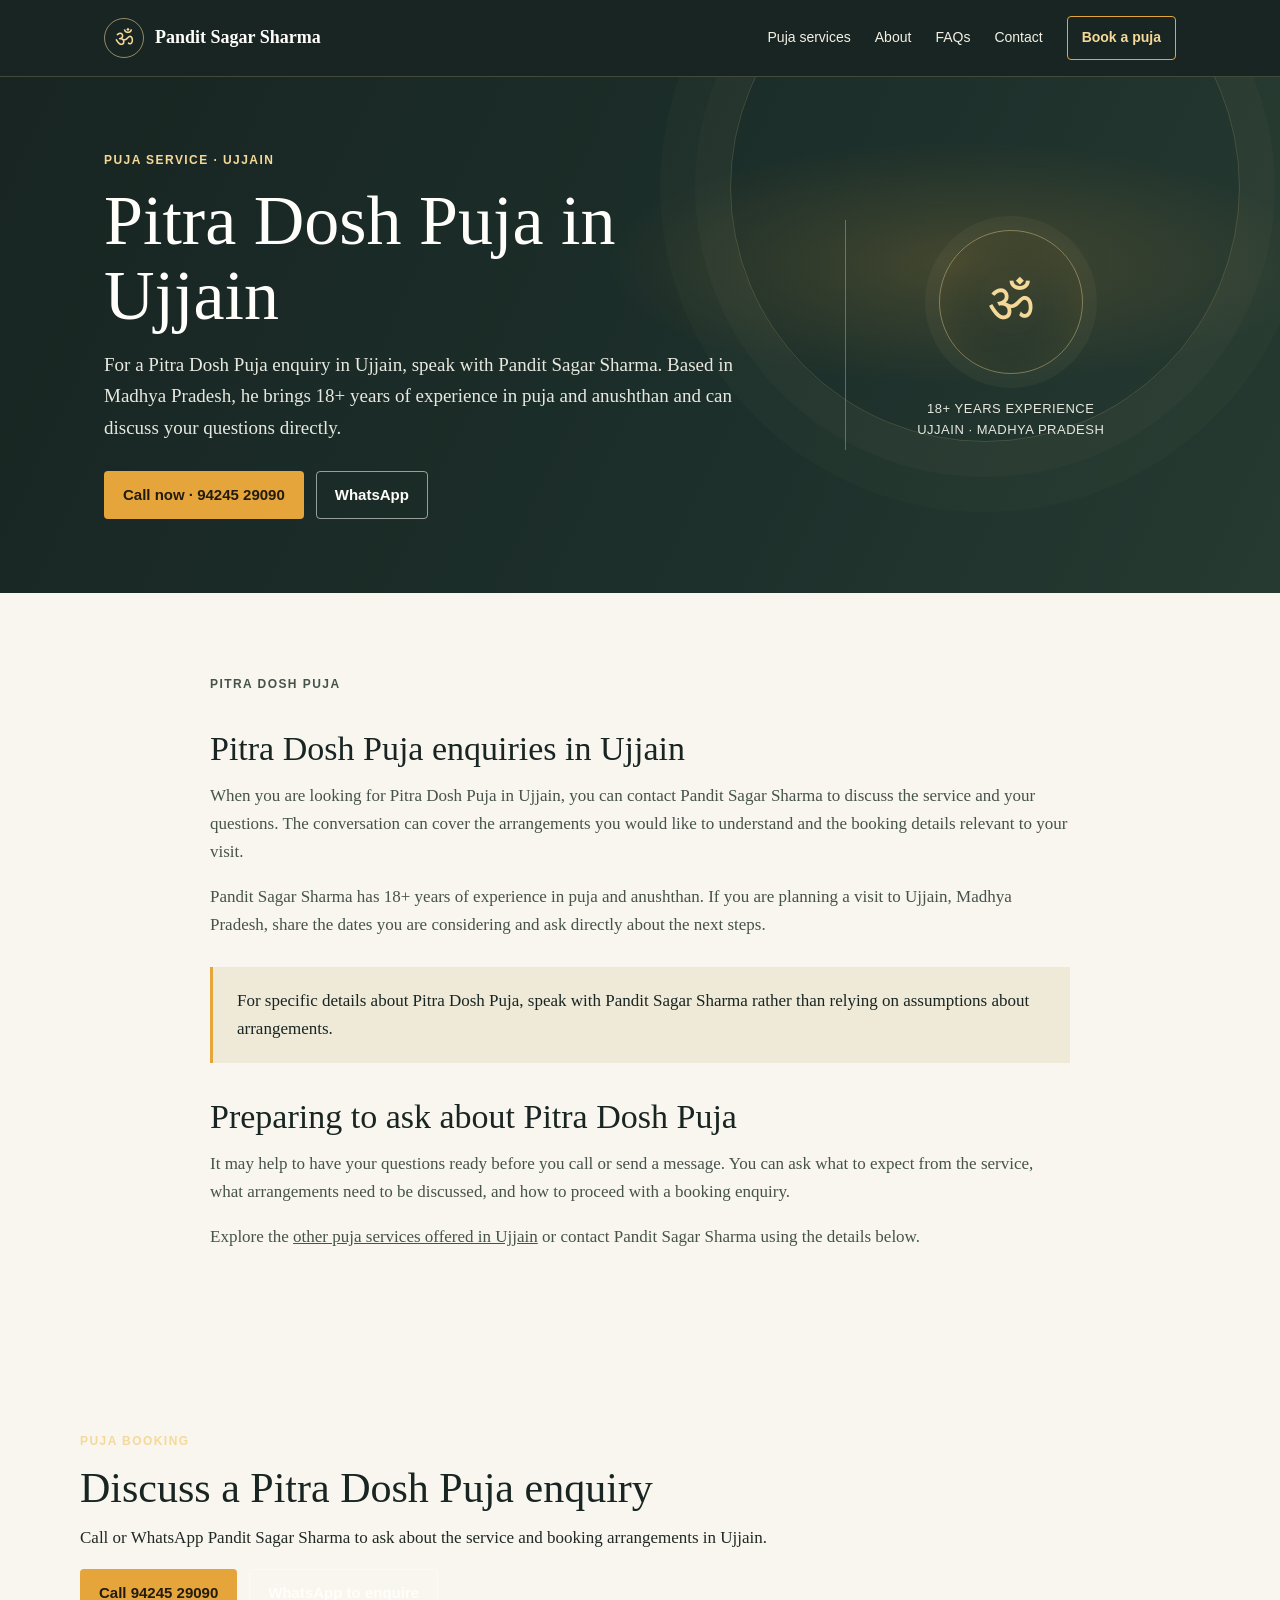
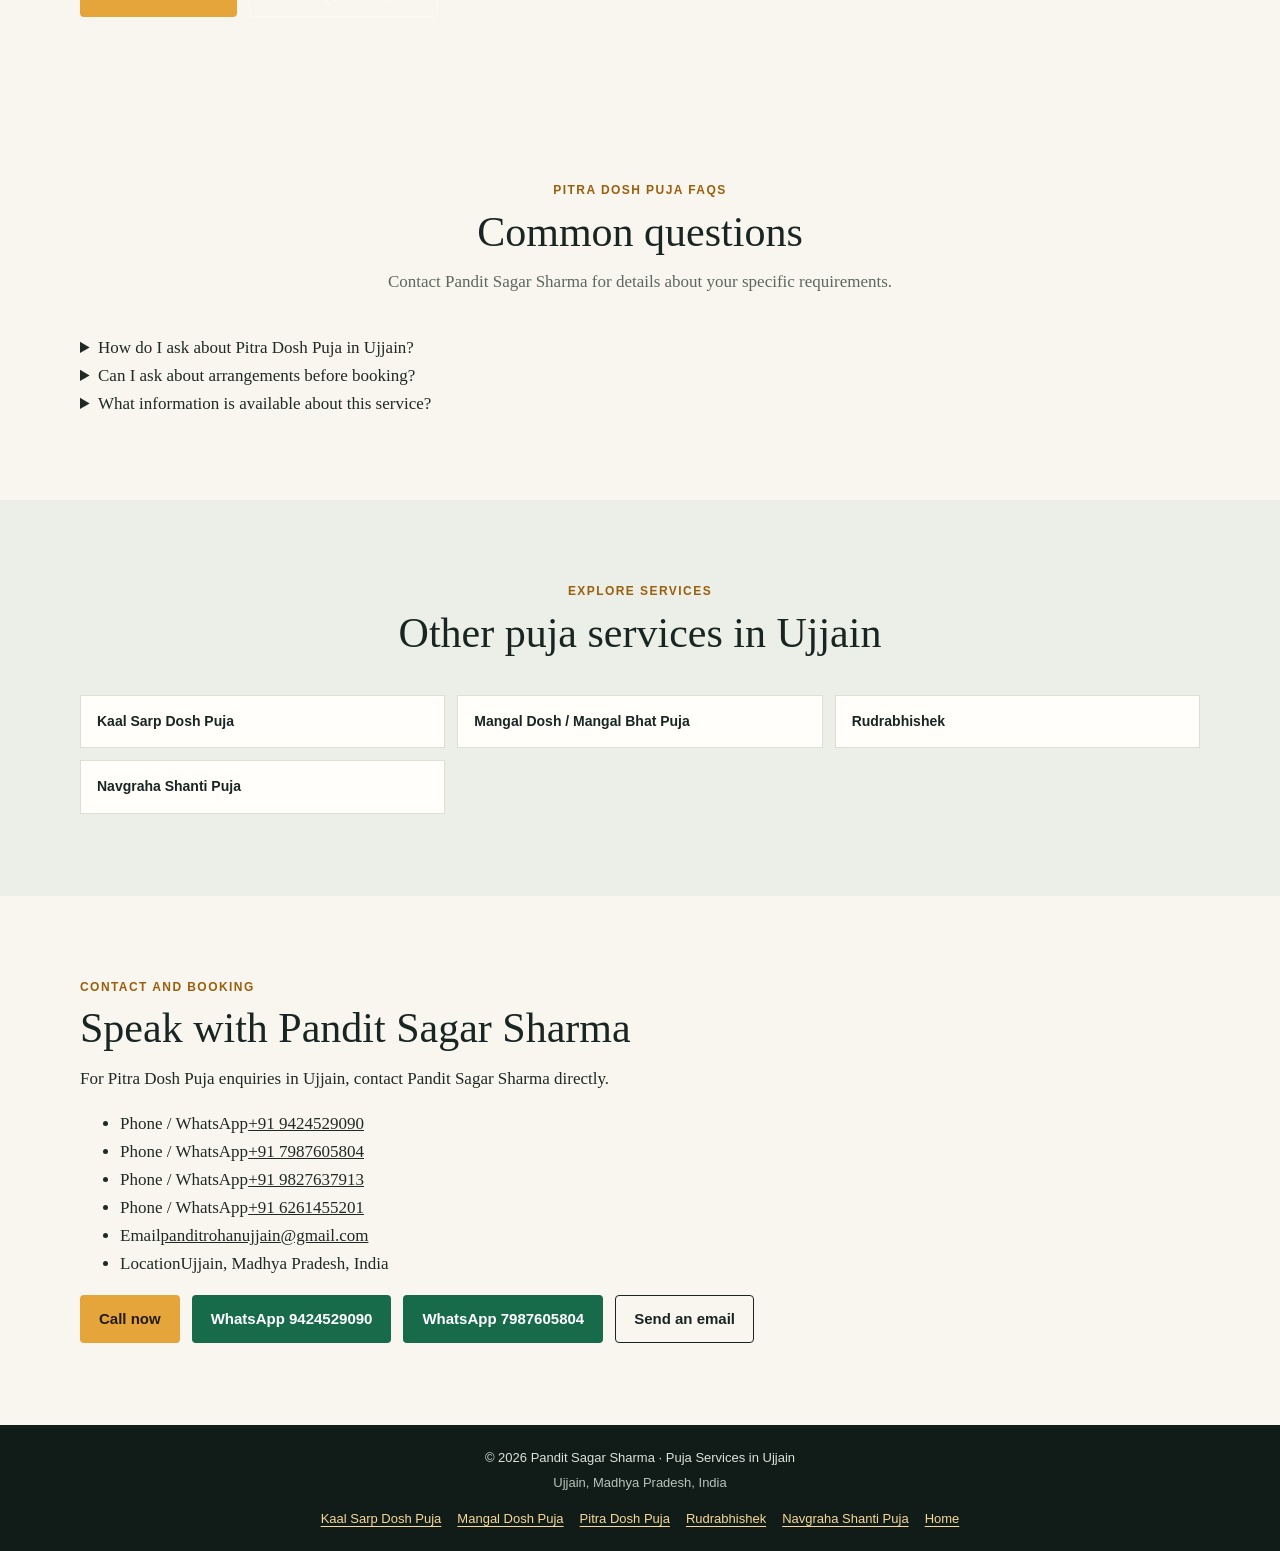
<file: pitra-dosh-puja-ujjain.html>
<!doctype html>
<html lang="en">
<head>
  <meta charset="utf-8">
  <meta name="viewport" content="width=device-width, initial-scale=1">
  <meta name="theme-color" content="#182522">
  <meta name="description" content="Contact Pandit Sagar Sharma to enquire about Pitra Dosh Puja in Ujjain. Discuss your questions, arrangements and booking details directly.">
  <meta name="robots" content="index, follow">
  <link rel="canonical" href="https://panditrohanujjain-tech.github.io/pitra-dosh-puja-ujjain.html">
  <meta property="og:type" content="website">
  <meta property="og:locale" content="en_IN">
  <meta property="og:title" content="Pitra Dosh Puja in Ujjain | Pandit Sagar Sharma">
  <meta property="og:description" content="Enquire about Pitra Dosh Puja services in Ujjain with Pandit Sagar Sharma. Call or WhatsApp to discuss puja and booking arrangements.">
  <meta property="og:url" content="https://panditrohanujjain-tech.github.io/pitra-dosh-puja-ujjain.html">
  <meta name="twitter:card" content="summary">
  <title>Pitra Dosh Puja in Ujjain | Pandit Sagar Sharma</title>
  <link rel="stylesheet" href="styles.css">
  <script type="application/ld+json">
  {
    "@context": "https://schema.org",
    "@type": "Service",
    "name": "Pitra Dosh Puja in Ujjain",
    "serviceType": "Pitra Dosh Puja",
    "description": "Enquire about Pitra Dosh Puja in Ujjain with Pandit Sagar Sharma and discuss service and booking arrangements.",
    "url": "https://panditrohanujjain-tech.github.io/pitra-dosh-puja-ujjain.html",
    "areaServed": { "@type": "City", "name": "Ujjain" },
    "provider": {
      "@type": "LocalBusiness",
      "name": "Pandit Sagar Sharma",
      "url": "https://panditrohanujjain-tech.github.io/",
      "email": "panditrohanujjain@gmail.com",
      "telephone": ["+91 9424529090", "+91 7987605804", "+91 9827637913", "+91 6261455201"],
      "address": { "@type": "PostalAddress", "addressLocality": "Ujjain", "addressRegion": "Madhya Pradesh", "addressCountry": "IN" }
    }
  }
  </script>
</head>
<body class="service-page">
  <a class="skip-link" href="#main">Skip to main content</a>
  <header class="site-header"><div class="header-inner"><a class="brand" href="index.html" aria-label="Pandit Sagar Sharma, home"><span class="brand-mark" aria-hidden="true">ॐ</span><span>Pandit Sagar Sharma</span></a><nav class="nav-links" aria-label="Main navigation"><a href="index.html#services">Puja services</a><a href="index.html#about">About</a><a href="index.html#faq">FAQs</a><a href="index.html#contact">Contact</a><a class="nav-cta" href="index.html#booking">Book a puja</a></nav></div></header>
  <main id="main">
    <section class="hero service-hero" aria-labelledby="page-title"><div class="hero-inner"><div><p class="eyebrow">Puja service · Ujjain</p><h1 id="page-title">Pitra Dosh Puja in Ujjain</h1><p class="hero-lede">For a Pitra Dosh Puja enquiry in Ujjain, speak with Pandit Sagar Sharma. Based in Madhya Pradesh, he brings 18+ years of experience in puja and anushthan and can discuss your questions directly.</p><div class="hero-actions"><a class="button button-primary" href="tel:+919424529090">Call now · 94245 29090</a><a class="button button-outline" href="https://wa.me/919424529090" target="_blank" rel="noopener noreferrer">WhatsApp</a></div></div><aside class="hero-aside" aria-label="Experience and location"><div class="hero-symbol" aria-hidden="true">ॐ</div><p>18+ YEARS EXPERIENCE<br>UJJAIN · MADHYA PRADESH</p></aside></div></section>
    <section class="section" aria-labelledby="about-service-title"><div class="section-inner service-copy"><p class="section-kicker">Pitra Dosh Puja</p><h2 id="about-service-title">Pitra Dosh Puja enquiries in Ujjain</h2><p>When you are looking for Pitra Dosh Puja in Ujjain, you can contact Pandit Sagar Sharma to discuss the service and your questions. The conversation can cover the arrangements you would like to understand and the booking details relevant to your visit.</p><p>Pandit Sagar Sharma has 18+ years of experience in puja and anushthan. If you are planning a visit to Ujjain, Madhya Pradesh, share the dates you are considering and ask directly about the next steps.</p><div class="service-note">For specific details about Pitra Dosh Puja, speak with Pandit Sagar Sharma rather than relying on assumptions about arrangements.</div><h2>Preparing to ask about Pitra Dosh Puja</h2><p>It may help to have your questions ready before you call or send a message. You can ask what to expect from the service, what arrangements need to be discussed, and how to proceed with a booking enquiry.</p><p>Explore the <a href="index.html#services">other puja services offered in Ujjain</a> or contact Pandit Sagar Sharma using the details below.</p></div></section>
    <section class="section booking-section" aria-labelledby="booking-title"><div class="section-inner booking-layout"><div class="booking-copy"><p class="eyebrow">Puja booking</p><h2 id="booking-title">Discuss a Pitra Dosh Puja enquiry</h2><p>Call or WhatsApp Pandit Sagar Sharma to ask about the service and booking arrangements in Ujjain.</p></div><div class="booking-actions"><a class="button button-primary" href="tel:+919424529090">Call 94245 29090</a><a class="button button-outline" href="https://wa.me/919424529090" target="_blank" rel="noopener noreferrer">WhatsApp to enquire</a></div></div></section>
    <section class="section" id="faq" aria-labelledby="faq-title"><div class="section-inner"><div class="section-heading"><p class="section-kicker">Pitra Dosh Puja FAQs</p><h2 id="faq-title">Common questions</h2><p>Contact Pandit Sagar Sharma for details about your specific requirements.</p></div><div class="faq-list"><details><summary>How do I ask about Pitra Dosh Puja in Ujjain?</summary><p>Call or WhatsApp either of the listed numbers, or email Pandit Sagar Sharma. Mention Pitra Dosh Puja and share what you would like to know.</p></details><details><summary>Can I ask about arrangements before booking?</summary><p>Yes. Contact Pandit Sagar Sharma to discuss the service, your questions, and booking arrangements before proceeding.</p></details><details><summary>What information is available about this service?</summary><p>This page identifies the service and how to contact Pandit Sagar Sharma. For specific arrangements and current booking details, please enquire directly.</p></details></div></div></section>
    <section class="section related-section" aria-labelledby="related-title"><div class="section-inner"><div class="section-heading"><p class="section-kicker">Explore services</p><h2 id="related-title">Other puja services in Ujjain</h2></div><nav class="related-links" aria-label="Other puja services"><a href="kaal-sarp-dosh-puja-ujjain.html">Kaal Sarp Dosh Puja</a><a href="mangal-dosh-puja-ujjain.html">Mangal Dosh / Mangal Bhat Puja</a><a href="rudrabhishek-ujjain.html">Rudrabhishek</a><a href="navgraha-shanti-puja-ujjain.html">Navgraha Shanti Puja</a></nav></div></section>
    <section class="section contact-section" id="contact" aria-labelledby="contact-title"><div class="section-inner contact-layout"><div class="contact-copy"><p class="section-kicker">Contact and booking</p><h2 id="contact-title">Speak with Pandit Sagar Sharma</h2><p>For Pitra Dosh Puja enquiries in Ujjain, contact Pandit Sagar Sharma directly.</p><ul class="contact-details"><li><span class="contact-label">Phone / WhatsApp</span><a href="tel:+919424529090">+91 9424529090</a></li><li><span class="contact-label">Phone / WhatsApp</span><a href="tel:+917987605804">+91 7987605804</a></li><li><span class="contact-label">Phone / WhatsApp</span><a href="tel:+919827637913">+91 9827637913</a></li><li><span class="contact-label">Phone / WhatsApp</span><a href="tel:+916261455201">+91 6261455201</a></li><li><span class="contact-label">Email</span><a href="mailto:panditrohanujjain@gmail.com">panditrohanujjain@gmail.com</a></li><li><span class="contact-label">Location</span>Ujjain, Madhya Pradesh, India</li></ul></div><div class="contact-actions" aria-label="Contact actions"><a class="button button-primary" href="tel:+919424529090">Call now</a><a class="button button-whatsapp" href="https://wa.me/919424529090" target="_blank" rel="noopener noreferrer">WhatsApp 9424529090</a><a class="button button-whatsapp" href="https://wa.me/917987605804" target="_blank" rel="noopener noreferrer">WhatsApp 7987605804</a><a class="button button-outline" style="border-color: var(--forest); color: var(--forest);" href="mailto:panditrohanujjain@gmail.com">Send an email</a></div></div></section>
  </main>
  <footer class="site-footer"><p>© 2026 Pandit Sagar Sharma · Puja Services in Ujjain</p><p>Ujjain, Madhya Pradesh, India</p><nav class="footer-services" aria-label="Puja service pages"><a href="kaal-sarp-dosh-puja-ujjain.html">Kaal Sarp Dosh Puja</a><a href="mangal-dosh-puja-ujjain.html">Mangal Dosh Puja</a><a href="pitra-dosh-puja-ujjain.html">Pitra Dosh Puja</a><a href="rudrabhishek-ujjain.html">Rudrabhishek</a><a href="navgraha-shanti-puja-ujjain.html">Navgraha Shanti Puja</a><a href="index.html">Home</a></nav></footer>
</body>
</html>
</file>
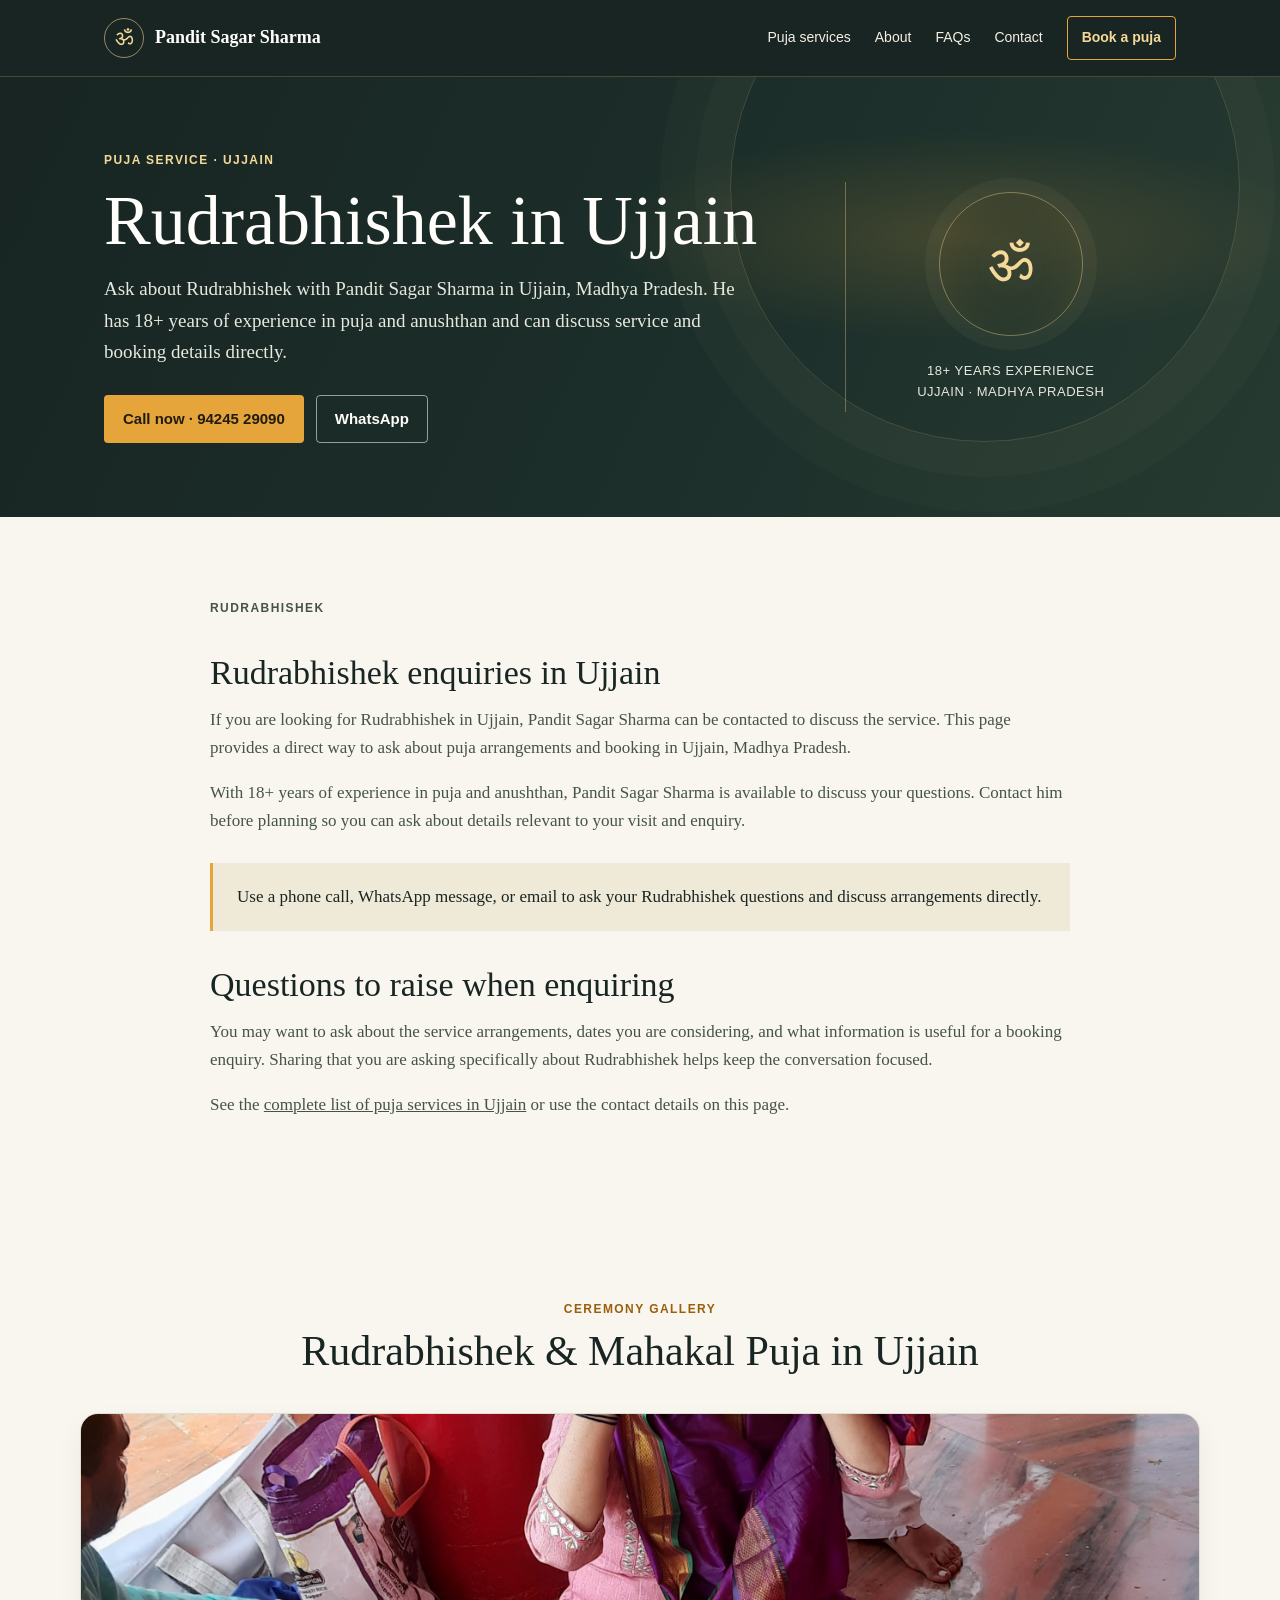
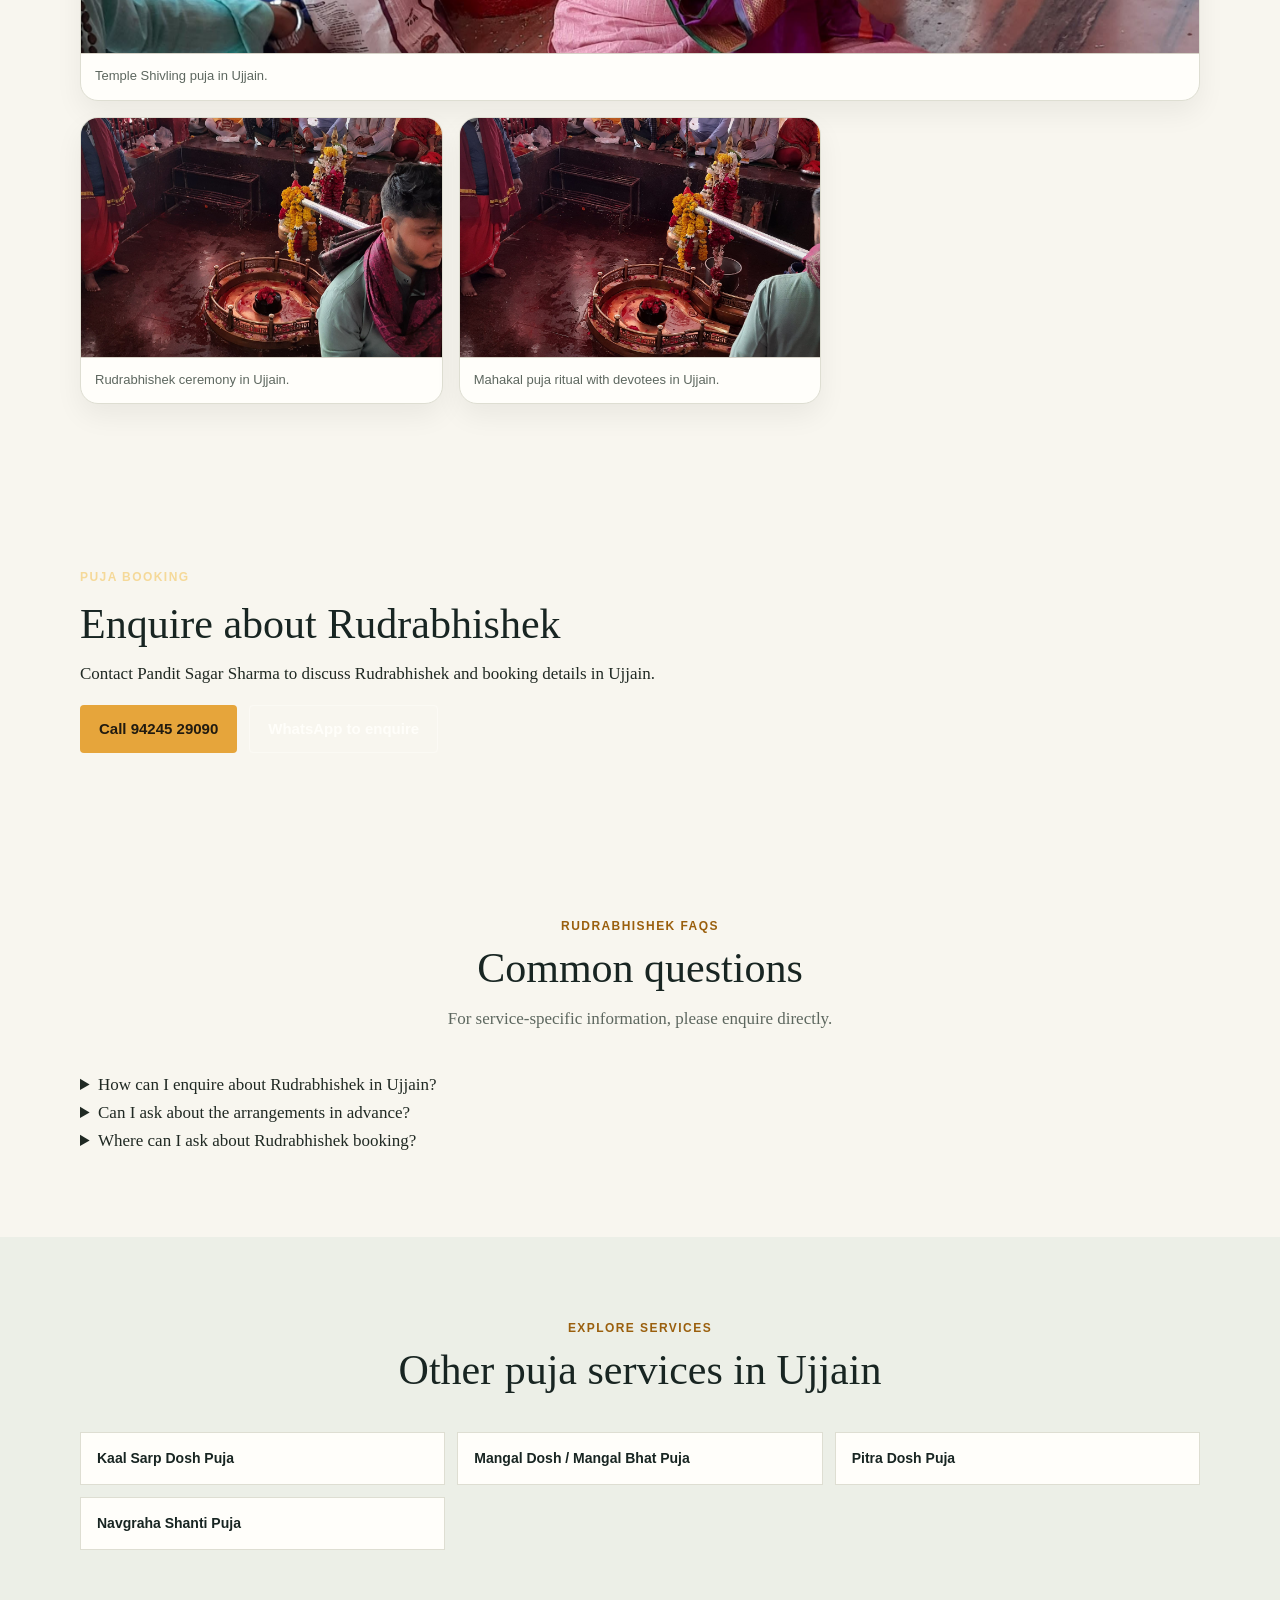
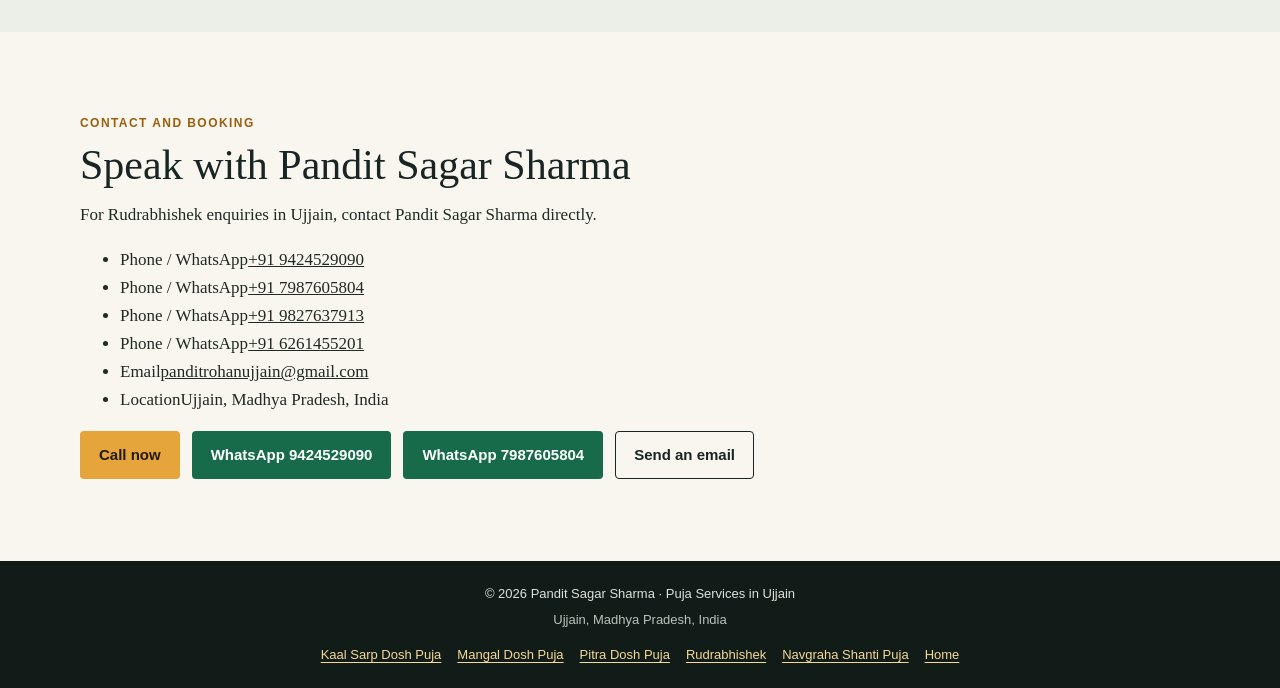
<file: rudrabhishek-ujjain.html>
<!doctype html>
<html lang="en">
<head>
  <meta charset="utf-8">
  <meta name="viewport" content="width=device-width, initial-scale=1">
  <meta name="theme-color" content="#182522">
  <meta name="description" content="Enquire about Rudrabhishek in Ujjain with Pandit Sagar Sharma. Discuss your questions and puja booking arrangements by call, WhatsApp or email.">
  <meta name="robots" content="index, follow">
  <link rel="canonical" href="https://panditrohanujjain-tech.github.io/rudrabhishek-ujjain.html">
  <meta property="og:type" content="website">
  <meta property="og:locale" content="en_IN">
  <meta property="og:title" content="Rudrabhishek in Ujjain | Pandit Sagar Sharma">
  <meta property="og:description" content="Contact Pandit Sagar Sharma to ask about Rudrabhishek services and puja arrangements in Ujjain, Madhya Pradesh.">
  <meta property="og:url" content="https://panditrohanujjain-tech.github.io/rudrabhishek-ujjain.html">
  <meta name="twitter:card" content="summary">
  <title>Rudrabhishek in Ujjain | Pandit Sagar Sharma</title>
  <link rel="stylesheet" href="styles.css">
  <script type="application/ld+json">
  {
    "@context": "https://schema.org",
    "@type": "Service",
    "name": "Rudrabhishek in Ujjain",
    "serviceType": "Rudrabhishek",
    "description": "Enquire about Rudrabhishek services in Ujjain with Pandit Sagar Sharma and discuss puja and booking arrangements.",
    "url": "https://panditrohanujjain-tech.github.io/rudrabhishek-ujjain.html",
    "areaServed": { "@type": "City", "name": "Ujjain" },
    "provider": {
      "@type": "LocalBusiness",
      "name": "Pandit Sagar Sharma",
      "url": "https://panditrohanujjain-tech.github.io/",
      "email": "panditrohanujjain@gmail.com",
      "telephone": ["+91 9424529090", "+91 7987605804", "+91 9827637913", "+91 6261455201"],
      "address": { "@type": "PostalAddress", "addressLocality": "Ujjain", "addressRegion": "Madhya Pradesh", "addressCountry": "IN" }
    }
  }
  </script>
</head>
<body class="service-page">
  <a class="skip-link" href="#main">Skip to main content</a>
  <header class="site-header"><div class="header-inner"><a class="brand" href="index.html" aria-label="Pandit Sagar Sharma, home"><span class="brand-mark" aria-hidden="true">ॐ</span><span>Pandit Sagar Sharma</span></a><nav class="nav-links" aria-label="Main navigation"><a href="index.html#services">Puja services</a><a href="index.html#about">About</a><a href="index.html#faq">FAQs</a><a href="index.html#contact">Contact</a><a class="nav-cta" href="index.html#booking">Book a puja</a></nav></div></header>
  <main id="main">
    <section class="hero service-hero" aria-labelledby="page-title"><div class="hero-inner"><div><p class="eyebrow">Puja service · Ujjain</p><h1 id="page-title">Rudrabhishek in Ujjain</h1><p class="hero-lede">Ask about Rudrabhishek with Pandit Sagar Sharma in Ujjain, Madhya Pradesh. He has 18+ years of experience in puja and anushthan and can discuss service and booking details directly.</p><div class="hero-actions"><a class="button button-primary" href="tel:+919424529090">Call now · 94245 29090</a><a class="button button-outline" href="https://wa.me/919424529090" target="_blank" rel="noopener noreferrer">WhatsApp</a></div></div><aside class="hero-aside" aria-label="Experience and location"><div class="hero-symbol" aria-hidden="true">ॐ</div><p>18+ YEARS EXPERIENCE<br>UJJAIN · MADHYA PRADESH</p></aside></div></section>
    <section class="section" aria-labelledby="about-service-title"><div class="section-inner service-copy"><p class="section-kicker">Rudrabhishek</p><h2 id="about-service-title">Rudrabhishek enquiries in Ujjain</h2><p>If you are looking for Rudrabhishek in Ujjain, Pandit Sagar Sharma can be contacted to discuss the service. This page provides a direct way to ask about puja arrangements and booking in Ujjain, Madhya Pradesh.</p><p>With 18+ years of experience in puja and anushthan, Pandit Sagar Sharma is available to discuss your questions. Contact him before planning so you can ask about details relevant to your visit and enquiry.</p><div class="service-note">Use a phone call, WhatsApp message, or email to ask your Rudrabhishek questions and discuss arrangements directly.</div><h2>Questions to raise when enquiring</h2><p>You may want to ask about the service arrangements, dates you are considering, and what information is useful for a booking enquiry. Sharing that you are asking specifically about Rudrabhishek helps keep the conversation focused.</p><p>See the <a href="index.html#services">complete list of puja services in Ujjain</a> or use the contact details on this page.</p></div></section>
    <section class="section" aria-labelledby="ritual-gallery-title"><div class="section-inner"><div class="section-heading"><p class="section-kicker">Ceremony gallery</p><h2 id="ritual-gallery-title">Rudrabhishek &amp; Mahakal Puja in Ujjain</h2></div><div class="service-gallery"><figure class="gallery-item"><img src="gallery-temple-1.jpg" alt="Temple Shivling puja in Ujjain" width="1200" height="900" loading="lazy"><figcaption>Temple Shivling puja in Ujjain.</figcaption></figure><figure class="gallery-item"><img src="gallery-wide-1.jpg" alt="Rudrabhishek ceremony in Ujjain" width="1200" height="900" loading="lazy"><figcaption>Rudrabhishek ceremony in Ujjain.</figcaption></figure><figure class="gallery-item"><img src="gallery-blessing-1.jpg" alt="Mahakal puja ritual with devotees in Ujjain" width="1200" height="900" loading="lazy"><figcaption>Mahakal puja ritual with devotees in Ujjain.</figcaption></figure></div></div></section>
    <section class="section booking-section" aria-labelledby="booking-title"><div class="section-inner booking-layout"><div class="booking-copy"><p class="eyebrow">Puja booking</p><h2 id="booking-title">Enquire about Rudrabhishek</h2><p>Contact Pandit Sagar Sharma to discuss Rudrabhishek and booking details in Ujjain.</p></div><div class="booking-actions"><a class="button button-primary" href="tel:+919424529090">Call 94245 29090</a><a class="button button-outline" href="https://wa.me/919424529090" target="_blank" rel="noopener noreferrer">WhatsApp to enquire</a></div></div></section>
    <section class="section" id="faq" aria-labelledby="faq-title"><div class="section-inner"><div class="section-heading"><p class="section-kicker">Rudrabhishek FAQs</p><h2 id="faq-title">Common questions</h2><p>For service-specific information, please enquire directly.</p></div><div class="faq-list"><details><summary>How can I enquire about Rudrabhishek in Ujjain?</summary><p>Call or WhatsApp Pandit Sagar Sharma at either listed number, or email him. Mention Rudrabhishek and share your questions.</p></details><details><summary>Can I ask about the arrangements in advance?</summary><p>Yes. Contact Pandit Sagar Sharma to discuss the service arrangements and the details you would like to know before booking.</p></details><details><summary>Where can I ask about Rudrabhishek booking?</summary><p>Contact Pandit Sagar Sharma in Ujjain, Madhya Pradesh using the phone, WhatsApp, or email information below.</p></details></div></div></section>
    <section class="section related-section" aria-labelledby="related-title"><div class="section-inner"><div class="section-heading"><p class="section-kicker">Explore services</p><h2 id="related-title">Other puja services in Ujjain</h2></div><nav class="related-links" aria-label="Other puja services"><a href="kaal-sarp-dosh-puja-ujjain.html">Kaal Sarp Dosh Puja</a><a href="mangal-dosh-puja-ujjain.html">Mangal Dosh / Mangal Bhat Puja</a><a href="pitra-dosh-puja-ujjain.html">Pitra Dosh Puja</a><a href="navgraha-shanti-puja-ujjain.html">Navgraha Shanti Puja</a></nav></div></section>
    <section class="section contact-section" id="contact" aria-labelledby="contact-title"><div class="section-inner contact-layout"><div class="contact-copy"><p class="section-kicker">Contact and booking</p><h2 id="contact-title">Speak with Pandit Sagar Sharma</h2><p>For Rudrabhishek enquiries in Ujjain, contact Pandit Sagar Sharma directly.</p><ul class="contact-details"><li><span class="contact-label">Phone / WhatsApp</span><a href="tel:+919424529090">+91 9424529090</a></li><li><span class="contact-label">Phone / WhatsApp</span><a href="tel:+917987605804">+91 7987605804</a></li><li><span class="contact-label">Phone / WhatsApp</span><a href="tel:+919827637913">+91 9827637913</a></li><li><span class="contact-label">Phone / WhatsApp</span><a href="tel:+916261455201">+91 6261455201</a></li><li><span class="contact-label">Email</span><a href="mailto:panditrohanujjain@gmail.com">panditrohanujjain@gmail.com</a></li><li><span class="contact-label">Location</span>Ujjain, Madhya Pradesh, India</li></ul></div><div class="contact-actions" aria-label="Contact actions"><a class="button button-primary" href="tel:+919424529090">Call now</a><a class="button button-whatsapp" href="https://wa.me/919424529090" target="_blank" rel="noopener noreferrer">WhatsApp 9424529090</a><a class="button button-whatsapp" href="https://wa.me/917987605804" target="_blank" rel="noopener noreferrer">WhatsApp 7987605804</a><a class="button button-outline" style="border-color: var(--forest); color: var(--forest);" href="mailto:panditrohanujjain@gmail.com">Send an email</a></div></div></section>
  </main>
  <footer class="site-footer"><p>© 2026 Pandit Sagar Sharma · Puja Services in Ujjain</p><p>Ujjain, Madhya Pradesh, India</p><nav class="footer-services" aria-label="Puja service pages"><a href="kaal-sarp-dosh-puja-ujjain.html">Kaal Sarp Dosh Puja</a><a href="mangal-dosh-puja-ujjain.html">Mangal Dosh Puja</a><a href="pitra-dosh-puja-ujjain.html">Pitra Dosh Puja</a><a href="rudrabhishek-ujjain.html">Rudrabhishek</a><a href="navgraha-shanti-puja-ujjain.html">Navgraha Shanti Puja</a><a href="index.html">Home</a></nav></footer>
</body>
</html>
</file>
<file: styles.css>
:root {
  color-scheme: light;
  --ink: #202923;
  --muted: #5d675f;
  --paper: #f8f6ef;
  --white: #fffefa;
  --forest: #182522;
  --forest-soft: #263832;
  --saffron: #e6a53b;
  --saffron-light: #f5d999;
  --line: #deded2;
  --green: #176b4b;
  --content: 1120px;
  font-synthesis: none;
  text-rendering: optimizeLegibility;
}

*,
*::before,
*::after {
  box-sizing: border-box;
}

html {
  scroll-behavior: smooth;
  scroll-padding-top: 84px;
}

body {
  margin: 0;
  background: var(--paper);
  color: var(--ink);
  font-family: Georgia, "Times New Roman", serif;
  font-size: 17px;
  line-height: 1.65;
}

a {
  color: inherit;
}

a:focus-visible,
summary:focus-visible {
  outline: 3px solid var(--saffron);
  outline-offset: 4px;
  border-radius: 3px;
}

.skip-link {
  position: absolute;
  top: 8px;
  left: 8px;
  z-index: 20;
  padding: 10px 14px;
  transform: translateY(-150%);
  background: var(--white);
  color: var(--forest);
  font-family: Arial, sans-serif;
  font-weight: 700;
}

.skip-link:focus {
  transform: translateY(0);
}

.site-header {
  position: sticky;
  top: 0;
  z-index: 10;
  border-bottom: 1px solid rgba(245, 217, 153, 0.2);
  background: var(--forest);
  color: var(--white);
}

.header-inner {
  display: flex;
  min-height: 76px;
  max-width: var(--content);
  align-items: center;
  justify-content: space-between;
  gap: 24px;
  margin: 0 auto;
  padding: 12px 24px;
}

.brand {
  display: inline-flex;
  align-items: center;
  gap: 11px;
  color: var(--white);
  font-size: 18px;
  font-weight: 700;
  line-height: 1.2;
  text-decoration: none;
}

.brand-mark {
  display: grid;
  width: 40px;
  height: 40px;
  flex: 0 0 40px;
  place-items: center;
  border: 1px solid rgba(245, 217, 153, 0.56);
  border-radius: 50%;
  color: var(--saffron-light);
  font-size: 22px;
}

.nav-links {
  display: flex;
  align-items: center;
  justify-content: flex-end;
  gap: 24px;
  font-family: Arial, sans-serif;
  font-size: 14px;
}

.nav-links a {
  color: #f4f0e5;
  text-decoration: none;
}

.nav-links a:hover {
  color: var(--saffron-light);
}

.nav-cta {
  padding: 9px 14px;
  border: 1px solid var(--saffron);
  border-radius: 4px;
  color: var(--saffron-light) !important;
  font-weight: 700;
}

.hero {
  position: relative;
  overflow: hidden;
  isolation: isolate;
  background:
    radial-gradient(ellipse at 75% 36%, rgba(230, 165, 59, 0.18), transparent 26%),
    linear-gradient(115deg, var(--forest) 0%, #1d302b 62%, #273a31 100%);
  color: var(--white);
}

.hero::after {
  position: absolute;
  z-index: -1;
  top: -145px;
  right: max(-70px, calc((100vw - 1200px) / 2));
  width: 510px;
  height: 510px;
  border: 1px solid rgba(245, 217, 153, 0.17);
  border-radius: 50%;
  box-shadow: 0 0 0 35px rgba(245, 217, 153, 0.025), 0 0 0 70px rgba(245, 217, 153, 0.02);
  content: "";
  pointer-events: none;
}

.hero-inner {
  display: grid;
  min-height: 545px;
  max-width: var(--content);
  align-items: center;
  grid-template-columns: minmax(0, 1fr) minmax(220px, 0.65fr);
  gap: 50px;
  margin: 0 auto;
  padding: 84px 24px;
}

.eyebrow {
  margin: 0 0 12px;
  color: var(--saffron-light);
  font-family: Arial, sans-serif;
  font-size: 12px;
  font-weight: 700;
  letter-spacing: 0.12em;
  text-transform: uppercase;
}

h1,
h2,
h3,
p {
  margin-top: 0;
}

h1 {
  max-width: 730px;
  margin-bottom: 15px;
  font-size: clamp(42px, 6vw, 70px);
  font-weight: 500;
  letter-spacing: 0;
  line-height: 1.08;
}

.hero h1 span {
  color: var(--saffron-light);
}

.hero-lede {
  max-width: 650px;
  margin-bottom: 28px;
  color: #e7e8df;
  font-size: 19px;
}

.hero-actions,
.booking-actions,
.contact-actions {
  display: flex;
  flex-wrap: wrap;
  gap: 12px;
}

.button {
  display: inline-flex;
  min-height: 48px;
  align-items: center;
  justify-content: center;
  gap: 9px;
  padding: 11px 18px;
  border: 1px solid transparent;
  border-radius: 4px;
  font-family: Arial, sans-serif;
  font-size: 15px;
  font-weight: 700;
  line-height: 1.25;
  text-align: center;
  text-decoration: none;
  transition: background-color 160ms ease, color 160ms ease, transform 160ms ease;
}

.button:hover {
  transform: translateY(-2px);
}

.button-primary {
  background: var(--saffron);
  color: #211b10;
}

.button-primary:hover {
  background: var(--saffron-light);
}

.button-outline {
  border-color: rgba(255, 254, 250, 0.55);
  color: var(--white);
}

.button-outline:hover {
  background: rgba(255, 255, 255, 0.1);
}

.button-whatsapp {
  background: #176b4b;
  color: #fff;
}

.button-whatsapp:hover {
  background: #0f583d;
}

.hero-aside {
  position: relative;
  display: grid;
  min-height: 270px;
  align-content: center;
  justify-items: center;
  border-left: 1px solid rgba(245, 217, 153, 0.35);
  color: var(--saffron-light);
  text-align: center;
}

.hero-symbol {
  display: grid;
  width: 174px;
  height: 174px;
  place-items: center;
  border: 1px solid rgba(245, 217, 153, 0.42);
  border-radius: 50%;
  box-shadow: 0 0 0 14px rgba(245, 217, 153, 0.045), inset 0 0 42px rgba(230, 165, 59, 0.1);
  font-size: 62px;
}

.hero-aside p {
  margin: 24px 0 0;
  color: #e7e8df;
  font-family: Arial, sans-serif;
  font-size: 13px;
  letter-spacing: 0.04em;
}

.trust-strip {
  background: #efe9d8;
}

.trust-inner {
  display: grid;
  max-width: var(--content);
  grid-template-columns: repeat(3, 1fr);
  margin: 0 auto;
  padding: 21px 24px;
}

.trust-item {
  padding: 4px 16px;
  border-right: 1px solid #d8d0bb;
  font-family: Arial, sans-serif;
  text-align: center;
}

.trust-item:last-child {
  border-right: 0;
}

.trust-item strong {
  display: block;
  color: var(--forest);
  font-family: Georgia, "Times New Roman", serif;
  font-size: 20px;
}

.trust-item span {
  color: var(--muted);
  font-size: 13px;
}

.section {
  padding: 82px 24px;
}

.section-inner {
  max-width: var(--content);
  margin: 0 auto;
}

.section-heading {
  max-width: 720px;
  margin: 0 auto 38px;
  text-align: center;
}

.section-kicker {
  margin-bottom: 7px;
  color: #9a5f0d;
  font-family: Arial, sans-serif;
  font-size: 12px;
  font-weight: 700;
  letter-spacing: 0.12em;
  text-transform: uppercase;
}

.section-heading h2,
.about-copy h2,
.booking-copy h2,
.contact-copy h2 {
  margin-bottom: 12px;
  color: var(--forest);
  font-size: clamp(30px, 4vw, 42px);
  font-weight: 500;
  line-height: 1.15;
}

.section-heading > p:last-child {
  margin-bottom: 0;
  color: var(--muted);
}

.services-grid {
  display: grid;
  grid-template-columns: repeat(3, minmax(0, 1fr));
  gap: 16px;
}

.service-card {
  min-height: 220px;
  padding: 24px;
  border: 1px solid var(--line);
  border-top: 3px solid var(--saffron);
  background: var(--white);
}

.service-card h3 {
  margin-bottom: 8px;
  color: var(--forest);
  font-size: 21px;
  font-weight: 600;
  line-height: 1.3;
}

.service-card h3 a {
  color: inherit;
  text-decoration-color: transparent;
  text-underline-offset: 4px;
}

.service-card h3 a:hover {
  text-decoration-color: var(--saffron);
}

.service-card p {
  margin-bottom: 0;
  color: var(--muted);
  font-size: 15px;
}

.service-page .hero-inner {
  min-height: auto;
  grid-template-columns: minmax(0, 1fr) minmax(200px, 0.48fr);
  padding-top: 74px;
  padding-bottom: 74px;
}

.service-page h1 {
  max-width: 700px;
}

.service-page .hero-aside {
  min-height: 230px;
}

.service-page .hero-symbol {
  width: 144px;
  height: 144px;
  font-size: 54px;
}

.service-copy {
  max-width: 860px;
  margin: 0 auto;
}

.service-copy h2 {
  margin: 34px 0 12px;
  color: var(--forest);
  font-size: clamp(26px, 3vw, 34px);
  font-weight: 500;
  line-height: 1.2;
}

.service-copy h2:first-child {
  margin-top: 0;
}

.service-copy p,
.service-copy li {
  color: #46534a;
}

.service-copy ul {
  padding-left: 22px;
}

.service-note {
  margin: 28px 0;
  padding: 20px 24px;
  border-left: 3px solid var(--saffron);
  background: #efe9d8;
  color: var(--forest);
}

.related-section {
  background: #ecefe7;
}

.related-links {
  display: grid;
  grid-template-columns: repeat(3, minmax(0, 1fr));
  gap: 12px;
}

.related-links a {
  padding: 14px 16px;
  border: 1px solid var(--line);
  background: var(--white);
  color: var(--forest);
  font-family: Arial, sans-serif;
  font-size: 14px;
  font-weight: 700;
  text-decoration: none;
}

.related-links a:hover {
  border-color: var(--saffron);
}

.site-footer {
  padding: 22px 24px;
  background: #111b18;
  color: #dce3dc;
  font-family: Arial, sans-serif;
  font-size: 13px;
  text-align: center;
}

.site-footer p {
  margin: 0;
}

.site-footer p + p {
  margin-top: 4px;
  color: #b8c4bc;
}

.footer-services {
  display: flex;
  flex-wrap: wrap;
  justify-content: center;
  gap: 8px 16px;
  max-width: var(--content);
  margin: 14px auto 0;
}

.footer-services a {
  color: #f5d999;
  text-underline-offset: 3px;
}

.gallery-section {
  padding-top: 0;
}

.gallery-intro {
  max-width: 760px;
  margin: 0 auto 28px;
  color: var(--muted);
  text-align: center;
}

.photo-gallery {
  display: grid;
  grid-template-columns: repeat(2, minmax(0, 1fr));
  gap: 18px;
  align-items: stretch;
}

.gallery-item {
  overflow: hidden;
  margin: 0;
  border: 1px solid var(--line);
  border-radius: 18px;
  background: var(--white);
  box-shadow: 0 12px 28px rgba(15, 19, 17, 0.06);
}

.gallery-item:first-child {
  grid-column: 1 / -1;
}

.gallery-item:first-child img {
  height: 420px;
}

.gallery-item img {
  display: block;
  width: 100%;
  height: 280px;
  object-fit: cover;
  border-bottom: 1px solid rgba(24, 37, 34, 0.08);
  background: #e8e2d7;
}

.gallery-item figcaption {
  padding: 12px 14px 14px;
  color: var(--muted);
  font-family: Arial, sans-serif;
  font-size: 13px;
  line-height: 1.5;
}

.service-gallery {
  display: grid;
  grid-template-columns: repeat(3, minmax(0, 1fr));
  gap: 16px;
  margin-top: 24px;
}

.service-gallery .gallery-item img {
  height: 240px;
}

@media (max-width: 820px) {
  .header-inner {
    flex-wrap: wrap;
    justify-content: center;
    gap: 10px 22px;
  }

  .nav-links {
    flex-wrap: wrap;
    justify-content: center;
    gap: 10px 18px;
  }

  .hero-inner {
    min-height: auto;
    grid-template-columns: 1fr;
    gap: 42px;
    padding-top: 70px;
    padding-bottom: 60px;
  }

  .hero-aside {
    min-height: 0;
    border-top: 1px solid rgba(245, 217, 153, 0.35);
    border-left: 0;
    padding-top: 34px;
  }

  .hero-symbol {
    width: 130px;
    height: 130px;
    font-size: 48px;
  }

  .hero-aside p {
    margin-top: 18px;
  }

  .services-grid,
  .related-links,
  .photo-gallery,
  .service-gallery {
    grid-template-columns: repeat(2, minmax(0, 1fr));
  }

  .gallery-item:first-child img {
    height: 340px;
  }

  .service-page .hero-inner {
    grid-template-columns: 1fr;
    gap: 42px;
  }
}

@media (max-width: 560px) {
  body {
    font-size: 16px;
  }

  .header-inner {
    padding: 10px 16px;
  }

  .brand {
    font-size: 16px;
  }

  .nav-links {
    gap: 8px 14px;
    font-size: 13px;
  }

  .nav-cta {
    padding: 7px 10px;
  }

  .hero-inner {
    padding: 56px 20px 46px;
  }

  .hero-lede {
    font-size: 17px;
  }

  .hero-actions,
  .booking-actions,
  .contact-actions {
    display: grid;
    grid-template-columns: 1fr;
  }

  .button {
    width: 100%;
  }

  .trust-inner {
    grid-template-columns: 1fr;
    gap: 12px;
    padding: 18px 20px;
  }

  .trust-item {
    padding: 0 0 12px;
    border-right: 0;
    border-bottom: 1px solid #d8d0bb;
  }

  .trust-item:last-child {
    padding-bottom: 0;
    border-bottom: 0;
  }

  .section {
    padding: 62px 20px;
  }

  .services-grid,
  .related-links,
  .photo-gallery,
  .service-gallery {
    grid-template-columns: 1fr;
  }

  .gallery-item:first-child img,
  .gallery-item img {
    height: 240px;
  }

  .service-page .hero-inner {
    padding: 56px 20px 46px;
  }

  .service-page .hero-aside {
    min-height: 0;
  }
}

@media (prefers-reduced-motion: reduce) {
  html {
    scroll-behavior: auto;
  }

  *,
  *::before,
  *::after {
    scroll-behavior: auto !important;
    transition-duration: 0.01ms !important;
  }
}
</file>
